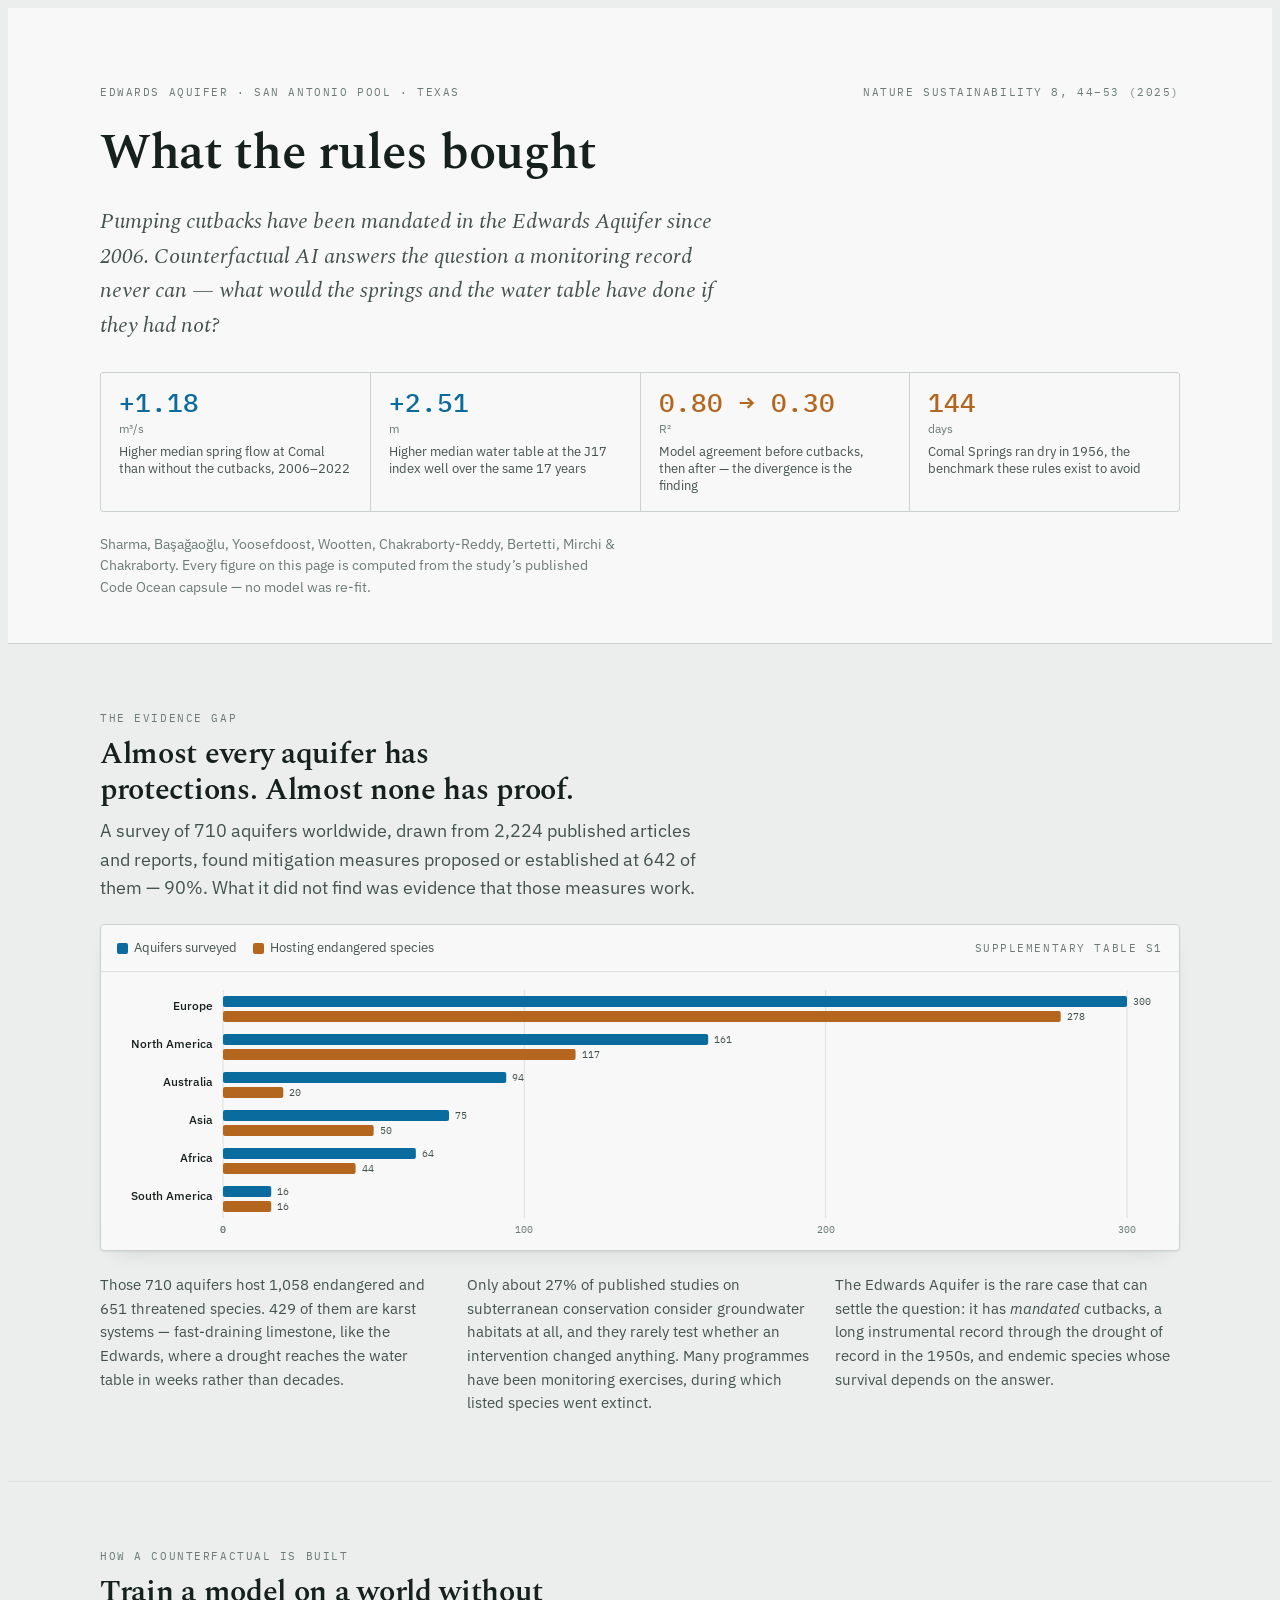
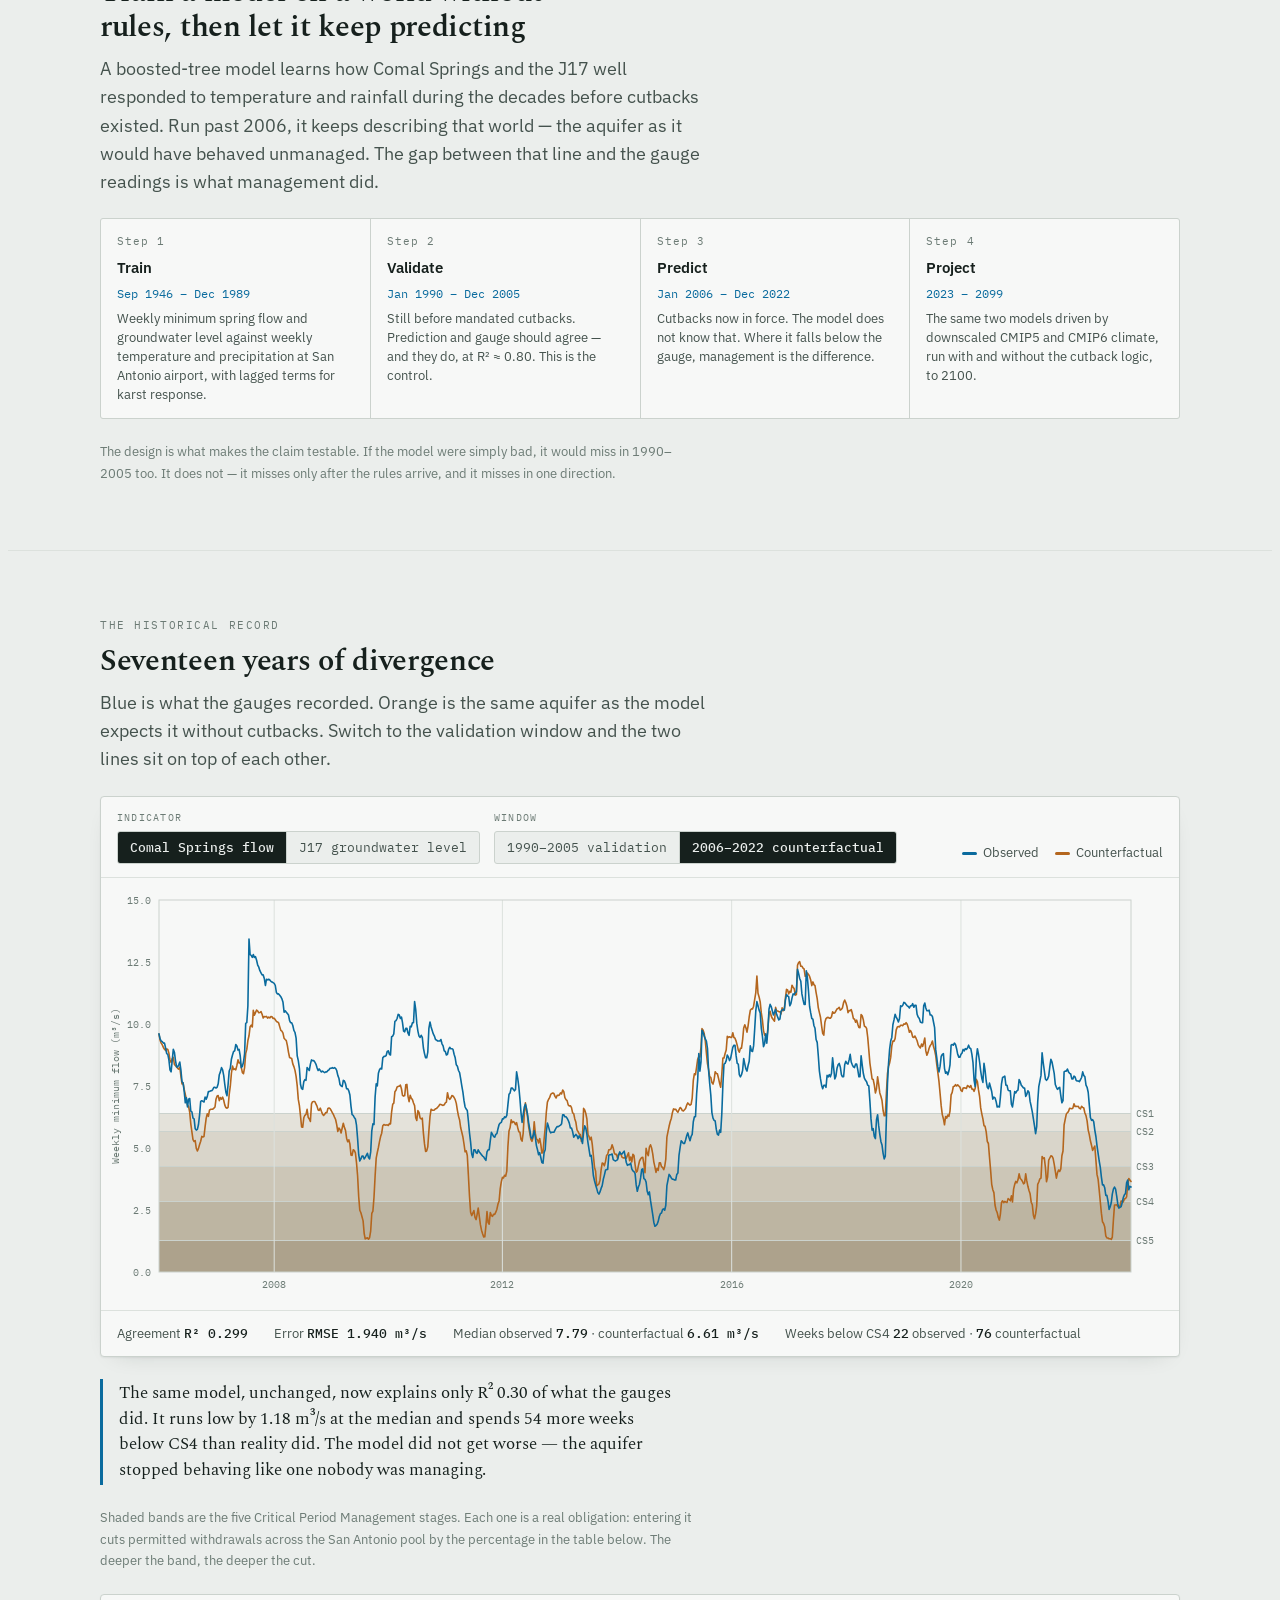
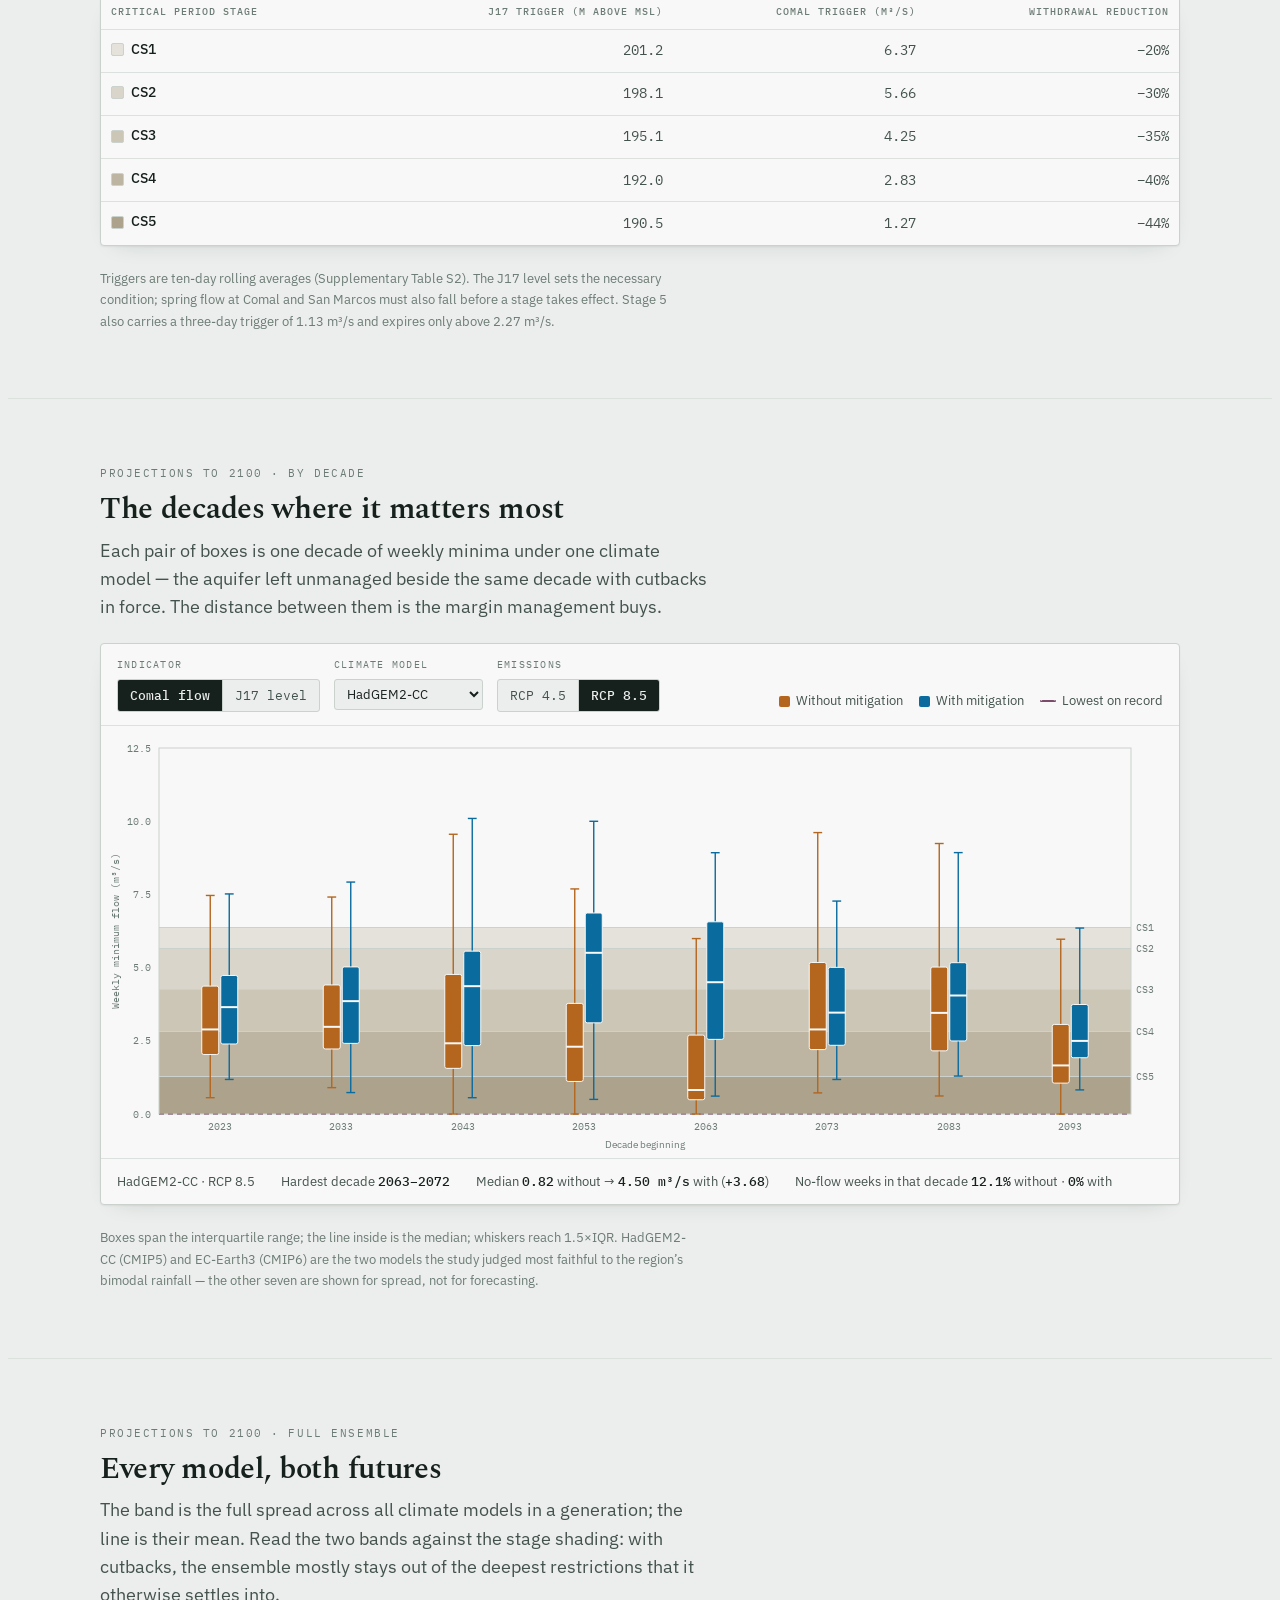
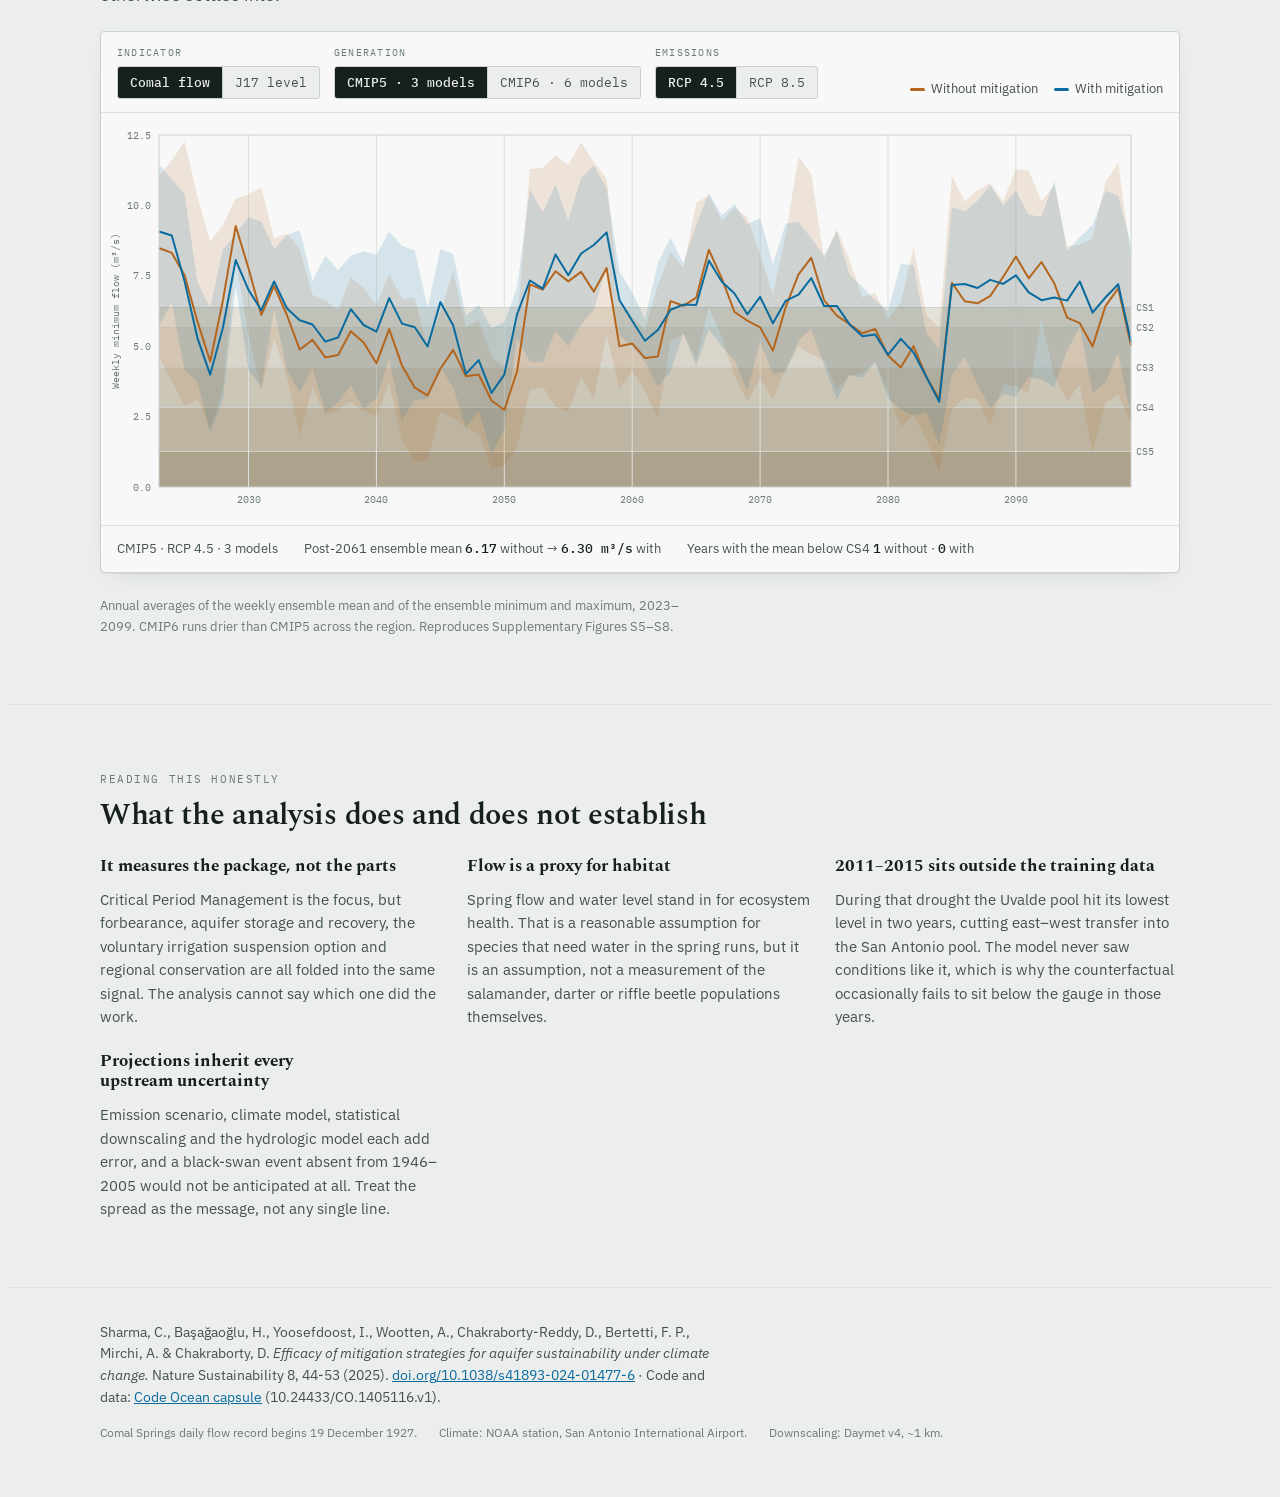
<file: docs/index.html>
<!doctype html>
<html lang="en">
<head>
<meta charset="utf-8">
<meta name="viewport" content="width=device-width, initial-scale=1">
<title>Edwards Aquifer Counterfactual</title>
<link rel="preconnect" href="https://fonts.gstatic.com" crossorigin>
<link rel="stylesheet" href="https://fonts.googleapis.com/css2?family=Spectral:ital,wght@0,400;0,600;0,700;1,400&family=IBM+Plex+Sans:wght@400;500;600&family=IBM+Plex+Mono:wght@400;500&display=swap">
<style>
:root{
  color-scheme: light;
  --ground:#EBEEEC;
  --panel:#F7F8F7;
  --panel-2:#E2E6E3;
  --rule:#CBD2CD;
  --rule-soft:#DCE1DD;
  --ink:#16201D;
  --ink-2:#44524D;
  --ink-3:#6C7B75;
  --factual:#0A6B9E;
  --counter:#B4661E;
  --factual-soft:rgba(10,107,158,.14);
  --counter-soft:rgba(180,102,30,.14);
  --cs1:#E4E2DA; --cs2:#D9D5CA; --cs3:#CCC6B7; --cs4:#BDB5A2; --cs5:#ADA28C;
  --record:#7A4B6B;
  --shadow:0 1px 2px rgba(22,32,29,.06), 0 8px 24px -16px rgba(22,32,29,.24);
  --maxw:1080px;
}
@media (prefers-color-scheme: dark){
  :root:not([data-theme="light"]){
    color-scheme: dark;
    --ground:#121619;
    --panel:#191F23;
    --panel-2:#222A2F;
    --rule:#333E44;
    --rule-soft:#262F34;
    --ink:#E6EBEA;
    --ink-2:#A8B5B3;
    --ink-3:#7C8B89;
    --factual:#3596C2;
    --counter:#CE7C2A;
    --factual-soft:rgba(53,150,194,.18);
    --counter-soft:rgba(206,124,42,.18);
    --cs1:#1E2428; --cs2:#242B30; --cs3:#2B3339; --cs4:#333C43; --cs5:#3C464E;
    --record:#B588A6;
    --shadow:0 1px 2px rgba(0,0,0,.4), 0 8px 28px -18px rgba(0,0,0,.8);
  }
}
:root[data-theme="dark"]{
  color-scheme: dark;
  --ground:#121619;
  --panel:#191F23;
  --panel-2:#222A2F;
  --rule:#333E44;
  --rule-soft:#262F34;
  --ink:#E6EBEA;
  --ink-2:#A8B5B3;
  --ink-3:#7C8B89;
  --factual:#3596C2;
  --counter:#CE7C2A;
  --factual-soft:rgba(53,150,194,.18);
  --counter-soft:rgba(206,124,42,.18);
  --cs1:#1E2428; --cs2:#242B30; --cs3:#2B3339; --cs4:#333C43; --cs5:#3C464E;
  --record:#B588A6;
  --shadow:0 1px 2px rgba(0,0,0,.4), 0 8px 28px -18px rgba(0,0,0,.8);
}

body{
  background:var(--ground);
  color:var(--ink);
  font-family:"IBM Plex Sans", ui-sans-serif, system-ui, -apple-system, "Segoe UI", sans-serif;
  font-size:15px;
  line-height:1.6;
  -webkit-font-smoothing:antialiased;
}
.wrap{max-width:var(--maxw);margin:0 auto;padding-inline:20px;padding-block:0}
h1,h2,h3{font-family:Spectral, ui-serif, Georgia, "Times New Roman", serif;font-weight:600;text-wrap:balance;margin:0;line-height:1.18}
h1{font-size:clamp(2rem,5.2vw,3.15rem);letter-spacing:-.015em}
h2{font-size:clamp(1.4rem,3vw,1.9rem);letter-spacing:-.01em}
h3{font-size:1.06rem;font-weight:700}
p{margin:0}
a{color:var(--factual)}
.eyebrow{
  font-family:"IBM Plex Mono", ui-monospace, "SFMono-Regular", Menlo, monospace;
  font-size:.7rem;letter-spacing:.14em;text-transform:uppercase;color:var(--ink-3);
}
.lede{font-size:1.1rem;color:var(--ink-2);max-width:62ch}
.note{font-size:.84rem;color:var(--ink-3);max-width:74ch}
.mono{font-family:"IBM Plex Mono", ui-monospace, Menlo, monospace;font-variant-numeric:tabular-nums}

/* ---------- masthead ---------- */
.mast{border-bottom:1px solid var(--rule);background:var(--panel)}
.mast .wrap{padding-block:clamp(40px,7vw,76px) clamp(28px,4vw,44px);display:flex;flex-direction:column;gap:22px}
.mast-top{display:flex;flex-wrap:wrap;gap:12px;align-items:baseline;justify-content:space-between}
.hero-q{font-family:Spectral, ui-serif, Georgia, serif;font-style:italic;font-size:clamp(1.05rem,2.4vw,1.35rem);color:var(--ink-2);max-width:56ch}
.byline{font-size:.85rem;color:var(--ink-3);max-width:70ch}

.keyrow{display:grid;grid-template-columns:repeat(auto-fit,minmax(200px,1fr));gap:1px;background:var(--rule);border:1px solid var(--rule);border-radius:3px;overflow:hidden;margin-top:6px}
.key{background:var(--panel);padding:16px 18px;display:flex;flex-direction:column;gap:4px}
.key-v{font-family:"IBM Plex Mono", monospace;font-variant-numeric:tabular-nums;font-size:1.65rem;font-weight:500;line-height:1.05;color:var(--factual)}
.key-v.warn{color:var(--counter)}
.key-l{font-size:.8rem;color:var(--ink-2);line-height:1.35}
.key-s{font-size:.72rem;color:var(--ink-3)}

/* ---------- sections ---------- */
section{border-bottom:1px solid var(--rule-soft)}
section > .wrap{padding-block:clamp(38px,6vw,66px);display:flex;flex-direction:column;gap:22px}
.sec-head{display:flex;flex-direction:column;gap:9px;max-width:68ch}

/* ---------- panels ---------- */
.panel{background:var(--panel);border:1px solid var(--rule);border-radius:4px;box-shadow:var(--shadow)}
.panel-bar{
  display:flex;flex-wrap:wrap;gap:14px 20px;align-items:flex-end;justify-content:space-between;
  padding:13px 16px;border-bottom:1px solid var(--rule-soft);
}
.ctrls{display:flex;flex-wrap:wrap;gap:14px}
.ctrl{display:flex;flex-direction:column;gap:5px}
.ctrl > span{font-family:"IBM Plex Mono", monospace;font-size:.64rem;letter-spacing:.12em;text-transform:uppercase;color:var(--ink-3)}
.seg{display:flex;border:1px solid var(--rule);border-radius:3px;overflow:hidden;background:var(--ground)}
.seg button{
  font:inherit;font-size:.82rem;padding:5px 12px;border:0;background:transparent;color:var(--ink-2);cursor:pointer;
  border-right:1px solid var(--rule);transition:background .12s,color .12s;
}
.seg button:last-child{border-right:0}
.seg button[aria-pressed="true"]{background:var(--ink);color:var(--ground);font-weight:500}
.seg button:hover:not([aria-pressed="true"]){background:var(--panel-2)}
select{
  font:inherit;font-size:.82rem;padding:5px 8px;border:1px solid var(--rule);border-radius:3px;
  background:var(--ground);color:var(--ink);cursor:pointer;max-width:200px;
}
button:focus-visible, select:focus-visible{outline:2px solid var(--factual);outline-offset:1px}

.legend{display:flex;flex-wrap:wrap;gap:8px 16px;align-items:center;font-size:.8rem;color:var(--ink-2)}
.lg{display:inline-flex;align-items:center;gap:6px;white-space:nowrap}
.sw{width:15px;height:3px;border-radius:2px;flex:none}
.sw.box{height:11px;width:11px;border-radius:2px}
.sw.dash{height:0;border-top:2px dashed var(--record);width:16px}

.plot{padding:8px 6px 4px;position:relative}
.plot svg{display:block;width:100%;height:auto}
.readout{
  display:flex;flex-wrap:wrap;gap:10px 26px;padding:12px 16px;border-top:1px solid var(--rule-soft);
  font-size:.84rem;color:var(--ink-2);
}
.readout b{font-family:"IBM Plex Mono",monospace;font-weight:500;color:var(--ink);font-variant-numeric:tabular-nums}

/* tooltip */
.tip{
  position:absolute;pointer-events:none;z-index:5;background:var(--panel);border:1px solid var(--rule);
  border-radius:3px;padding:7px 10px;font-size:.78rem;line-height:1.45;box-shadow:var(--shadow);
  white-space:nowrap;opacity:0;transition:opacity .09s;
}
.tip.on{opacity:1}
.tip .tt{font-family:"IBM Plex Mono",monospace;font-size:.7rem;color:var(--ink-3);display:block;margin-bottom:2px}
.tip .tr{display:flex;gap:8px;justify-content:space-between;align-items:center}
.tip .tr b{font-family:"IBM Plex Mono",monospace;font-weight:500;font-variant-numeric:tabular-nums}

/* ---------- stage ladder ---------- */
.ladder{width:100%;border-collapse:collapse;font-size:.85rem}
.ladder th,.ladder td{text-align:right;padding:9px 10px;border-bottom:1px solid var(--rule-soft)}
.ladder th:first-child,.ladder td:first-child{text-align:left}
.ladder thead th{font-family:"IBM Plex Mono",monospace;font-size:.64rem;letter-spacing:.1em;text-transform:uppercase;color:var(--ink-3);font-weight:500}
.ladder tbody td{font-family:"IBM Plex Mono",monospace;font-variant-numeric:tabular-nums;color:var(--ink-2)}
.ladder tbody td:first-child{font-family:"IBM Plex Sans",sans-serif;color:var(--ink);font-weight:500}
.ladder tbody tr:last-child td{border-bottom:0}
.chip{display:inline-flex;align-items:center;gap:7px}
.chip i{width:11px;height:11px;border-radius:2px;border:1px solid var(--rule);flex:none}
.scroll-x{overflow-x:auto}

/* ---------- timeline ---------- */
.phases{display:grid;grid-template-columns:repeat(auto-fit,minmax(190px,1fr));gap:1px;background:var(--rule);border:1px solid var(--rule);border-radius:3px;overflow:hidden}
.phase{background:var(--panel);padding:14px 16px;display:flex;flex-direction:column;gap:5px}
.phase .n{font-family:"IBM Plex Mono",monospace;font-size:.66rem;letter-spacing:.1em;color:var(--ink-3)}
.phase .t{font-weight:600;font-size:.95rem}
.phase .y{font-family:"IBM Plex Mono",monospace;font-size:.78rem;color:var(--factual)}
.phase p{font-size:.82rem;color:var(--ink-2);line-height:1.45}

/* ---------- prose blocks ---------- */
.cols{display:grid;grid-template-columns:repeat(auto-fit,minmax(260px,1fr));gap:22px}
.cols p{font-size:.92rem;color:var(--ink-2)}
.finding{
  border-left:3px solid var(--factual);padding:2px 0 2px 16px;
  font-family:Spectral,ui-serif,Georgia,serif;font-size:1.06rem;line-height:1.5;color:var(--ink);max-width:62ch;
}

/* ---------- footer ---------- */
footer .wrap{padding-block:34px 46px;display:flex;flex-direction:column;gap:14px}
.cite{font-size:.85rem;color:var(--ink-2);max-width:78ch;line-height:1.6}
.cite a{word-break:break-word}
.meta-row{display:flex;flex-wrap:wrap;gap:8px 22px;font-size:.78rem;color:var(--ink-3)}

@media (prefers-reduced-motion: reduce){*{transition:none!important;animation:none!important}}
</style>
</head>
<body>

<header class="mast">
  <div class="wrap">
    <div class="mast-top">
      <span class="eyebrow">Edwards Aquifer &middot; San Antonio pool &middot; Texas</span>
      <span class="eyebrow">Nature Sustainability 8, 44&ndash;53 (2025)</span>
    </div>
    <h1>What the rules bought</h1>
    <p class="hero-q">Pumping cutbacks have been mandated in the Edwards Aquifer since 2006. Counterfactual AI answers the question a monitoring record never can &mdash; what would the springs and the water table have done if they had not?</p>
    <div class="keyrow" id="keyrow"></div>
    <p class="byline">Sharma, Ba&#351;a&#287;ao&#287;lu, Yoosefdoost, Wootten, Chakraborty-Reddy, Bertetti, Mirchi &amp; Chakraborty. Every figure on this page is computed from the study&rsquo;s published Code&nbsp;Ocean capsule &mdash; no model was re-fit.</p>
  </div>
</header>

<section id="gap">
  <div class="wrap">
    <div class="sec-head">
      <span class="eyebrow">The evidence gap</span>
      <h2>Almost every aquifer has protections. Almost none has proof.</h2>
      <p class="lede">A survey of 710 aquifers worldwide, drawn from 2,224 published articles and reports, found mitigation measures proposed or established at 642 of them &mdash; 90%. What it did not find was evidence that those measures work.</p>
    </div>
    <div class="panel">
      <div class="panel-bar">
        <div class="legend">
          <span class="lg"><i class="sw box" style="background:var(--factual)"></i>Aquifers surveyed</span>
          <span class="lg"><i class="sw box" style="background:var(--counter)"></i>Hosting endangered species</span>
        </div>
        <span class="eyebrow">Supplementary Table S1</span>
      </div>
      <div class="plot"><div id="regions"></div></div>
    </div>
    <div class="cols">
      <p>Those 710 aquifers host 1,058 endangered and 651 threatened species. 429 of them are karst systems &mdash; fast-draining limestone, like the Edwards, where a drought reaches the water table in weeks rather than decades.</p>
      <p>Only about 27% of published studies on subterranean conservation consider groundwater habitats at all, and they rarely test whether an intervention changed anything. Many programmes have been monitoring exercises, during which listed species went extinct.</p>
      <p>The Edwards Aquifer is the rare case that can settle the question: it has <em>mandated</em> cutbacks, a long instrumental record through the drought of record in the 1950s, and endemic species whose survival depends on the answer.</p>
    </div>
  </div>
</section>

<section id="method">
  <div class="wrap">
    <div class="sec-head">
      <span class="eyebrow">How a counterfactual is built</span>
      <h2>Train a model on a world without rules, then let it keep predicting</h2>
      <p class="lede">A boosted-tree model learns how Comal Springs and the J17 well responded to temperature and rainfall during the decades before cutbacks existed. Run past 2006, it keeps describing that world &mdash; the aquifer as it would have behaved unmanaged. The gap between that line and the gauge readings is what management did.</p>
    </div>
    <div class="phases">
      <div class="phase"><span class="n">Step 1</span><span class="t">Train</span><span class="y">Sep 1946 &ndash; Dec 1989</span><p>Weekly minimum spring flow and groundwater level against weekly temperature and precipitation at San Antonio airport, with lagged terms for karst response.</p></div>
      <div class="phase"><span class="n">Step 2</span><span class="t">Validate</span><span class="y">Jan 1990 &ndash; Dec 2005</span><p>Still before mandated cutbacks. Prediction and gauge should agree &mdash; and they do, at R&sup2; &asymp; 0.80. This is the control.</p></div>
      <div class="phase"><span class="n">Step 3</span><span class="t">Predict</span><span class="y">Jan 2006 &ndash; Dec 2022</span><p>Cutbacks now in force. The model does not know that. Where it falls below the gauge, management is the difference.</p></div>
      <div class="phase"><span class="n">Step 4</span><span class="t">Project</span><span class="y">2023 &ndash; 2099</span><p>The same two models driven by downscaled CMIP5 and CMIP6 climate, run with and without the cutback logic, to 2100.</p></div>
    </div>
    <p class="note">The design is what makes the claim testable. If the model were simply bad, it would miss in 1990&ndash;2005 too. It does not &mdash; it misses only after the rules arrive, and it misses in one direction.</p>
  </div>
</section>

<section id="record">
  <div class="wrap">
    <div class="sec-head">
      <span class="eyebrow">The historical record</span>
      <h2>Seventeen years of divergence</h2>
      <p class="lede">Blue is what the gauges recorded. Orange is the same aquifer as the model expects it without cutbacks. Switch to the validation window and the two lines sit on top of each other.</p>
    </div>
    <div class="panel">
      <div class="panel-bar">
        <div class="ctrls">
          <label class="ctrl"><span>Indicator</span>
            <span class="seg" id="hist-site">
              <button type="button" data-v="comal" aria-pressed="true">Comal Springs flow</button>
              <button type="button" data-v="j17" aria-pressed="false">J17 groundwater level</button>
            </span>
          </label>
          <label class="ctrl"><span>Window</span>
            <span class="seg" id="hist-period">
              <button type="button" data-v="validation" aria-pressed="false">1990&ndash;2005 validation</button>
              <button type="button" data-v="counterfactual" aria-pressed="true">2006&ndash;2022 counterfactual</button>
            </span>
          </label>
        </div>
        <div class="legend">
          <span class="lg"><i class="sw" style="background:var(--factual)"></i>Observed</span>
          <span class="lg"><i class="sw" style="background:var(--counter)"></i>Counterfactual</span>
        </div>
      </div>
      <div class="plot"><div id="hist"></div></div>
      <div class="readout" id="hist-readout"></div>
    </div>
    <p class="finding" id="hist-finding"></p>
    <p class="note">Shaded bands are the five Critical Period Management stages. Each one is a real obligation: entering it cuts permitted withdrawals across the San Antonio pool by the percentage in the table below. The deeper the band, the deeper the cut.</p>
    <div class="panel scroll-x">
      <table class="ladder">
        <thead><tr>
          <th>Critical Period stage</th><th>J17 trigger (m above msl)</th><th>Comal trigger (m&sup3;/s)</th><th>Withdrawal reduction</th>
        </tr></thead>
        <tbody id="ladder"></tbody>
      </table>
    </div>
    <p class="note">Triggers are ten-day rolling averages (Supplementary Table S2). The J17 level sets the necessary condition; spring flow at Comal and San Marcos must also fall before a stage takes effect. Stage&nbsp;5 also carries a three-day trigger of 1.13&nbsp;m&sup3;/s and expires only above 2.27&nbsp;m&sup3;/s.</p>
  </div>
</section>

<section id="decades">
  <div class="wrap">
    <div class="sec-head">
      <span class="eyebrow">Projections to 2100 &middot; by decade</span>
      <h2>The decades where it matters most</h2>
      <p class="lede">Each pair of boxes is one decade of weekly minima under one climate model &mdash; the aquifer left unmanaged beside the same decade with cutbacks in force. The distance between them is the margin management buys.</p>
    </div>
    <div class="panel">
      <div class="panel-bar">
        <div class="ctrls">
          <label class="ctrl"><span>Indicator</span>
            <span class="seg" id="dec-site">
              <button type="button" data-v="comal" aria-pressed="true">Comal flow</button>
              <button type="button" data-v="j17" aria-pressed="false">J17 level</button>
            </span>
          </label>
          <label class="ctrl"><span>Climate model</span><select id="dec-gcm"></select></label>
          <label class="ctrl"><span>Emissions</span><span class="seg" id="dec-scen"></span></label>
        </div>
        <div class="legend">
          <span class="lg"><i class="sw box" style="background:var(--counter)"></i>Without mitigation</span>
          <span class="lg"><i class="sw box" style="background:var(--factual)"></i>With mitigation</span>
          <span class="lg"><i class="sw dash"></i>Lowest on record</span>
        </div>
      </div>
      <div class="plot"><div id="dec"></div></div>
      <div class="readout" id="dec-readout"></div>
    </div>
    <p class="note">Boxes span the interquartile range; the line inside is the median; whiskers reach 1.5&times;IQR. HadGEM2-CC (CMIP5) and EC-Earth3 (CMIP6) are the two models the study judged most faithful to the region&rsquo;s bimodal rainfall &mdash; the other seven are shown for spread, not for forecasting.</p>
  </div>
</section>

<section id="envelope">
  <div class="wrap">
    <div class="sec-head">
      <span class="eyebrow">Projections to 2100 &middot; full ensemble</span>
      <h2>Every model, both futures</h2>
      <p class="lede">The band is the full spread across all climate models in a generation; the line is their mean. Read the two bands against the stage shading: with cutbacks, the ensemble mostly stays out of the deepest restrictions that it otherwise settles into.</p>
    </div>
    <div class="panel">
      <div class="panel-bar">
        <div class="ctrls">
          <label class="ctrl"><span>Indicator</span>
            <span class="seg" id="env-site">
              <button type="button" data-v="comal" aria-pressed="true">Comal flow</button>
              <button type="button" data-v="j17" aria-pressed="false">J17 level</button>
            </span>
          </label>
          <label class="ctrl"><span>Generation</span>
            <span class="seg" id="env-gen">
              <button type="button" data-v="CMIP5" aria-pressed="true">CMIP5 &middot; 3 models</button>
              <button type="button" data-v="CMIP6" aria-pressed="false">CMIP6 &middot; 6 models</button>
            </span>
          </label>
          <label class="ctrl"><span>Emissions</span><span class="seg" id="env-scen"></span></label>
        </div>
        <div class="legend">
          <span class="lg"><i class="sw" style="background:var(--counter)"></i>Without mitigation</span>
          <span class="lg"><i class="sw" style="background:var(--factual)"></i>With mitigation</span>
        </div>
      </div>
      <div class="plot"><div id="env"></div></div>
      <div class="readout" id="env-readout"></div>
    </div>
    <p class="note">Annual averages of the weekly ensemble mean and of the ensemble minimum and maximum, 2023&ndash;2099. CMIP6 runs drier than CMIP5 across the region. Reproduces Supplementary Figures S5&ndash;S8.</p>
  </div>
</section>

<section id="caveats">
  <div class="wrap">
    <div class="sec-head">
      <span class="eyebrow">Reading this honestly</span>
      <h2>What the analysis does and does not establish</h2>
    </div>
    <div class="cols">
      <div style="display:flex;flex-direction:column;gap:12px">
        <h3>It measures the package, not the parts</h3>
        <p>Critical Period Management is the focus, but forbearance, aquifer storage and recovery, the voluntary irrigation suspension option and regional conservation are all folded into the same signal. The analysis cannot say which one did the work.</p>
      </div>
      <div style="display:flex;flex-direction:column;gap:12px">
        <h3>Flow is a proxy for habitat</h3>
        <p>Spring flow and water level stand in for ecosystem health. That is a reasonable assumption for species that need water in the spring runs, but it is an assumption, not a measurement of the salamander, darter or riffle beetle populations themselves.</p>
      </div>
      <div style="display:flex;flex-direction:column;gap:12px">
        <h3>2011&ndash;2015 sits outside the training data</h3>
        <p>During that drought the Uvalde pool hit its lowest level in two years, cutting east&ndash;west transfer into the San Antonio pool. The model never saw conditions like it, which is why the counterfactual occasionally fails to sit below the gauge in those years.</p>
      </div>
      <div style="display:flex;flex-direction:column;gap:12px">
        <h3>Projections inherit every upstream uncertainty</h3>
        <p>Emission scenario, climate model, statistical downscaling and the hydrologic model each add error, and a black-swan event absent from 1946&ndash;2005 would not be anticipated at all. Treat the spread as the message, not any single line.</p>
      </div>
    </div>
  </div>
</section>

<footer>
  <div class="wrap">
    <p class="cite" id="cite"></p>
    <div class="meta-row">
      <span>Comal Springs daily flow record begins 19 December 1927.</span>
      <span>Climate: NOAA station, San Antonio International Airport.</span>
      <span>Downscaling: Daymet v4, ~1&nbsp;km.</span>
    </div>
  </div>
</footer>

<script id="payload" type="application/json">{"meta":{"title":"Efficacy of mitigation strategies for aquifer sustainability under climate change","journal":"Nature Sustainability 8, 44-53 (2025)","doi":"10.1038/s41893-024-01477-6","capsule":"https://codeocean.com/capsule/1967889/tree/v1","capsule_doi":"10.24433/CO.1405116.v1"},"stages":[{"id":"CS1","comal":6.371290575,"j17":201.168,"cutback":20},{"id":"CS2","comal":5.6633694,"j17":198.12,"cutback":30},{"id":"CS3","comal":4.2475270499999995,"j17":195.072,"cutback":35},{"id":"CS4","comal":2.8316847,"j17":192.024,"cutback":40},{"id":"CS5","comal":1.2742581149999999,"j17":190.5,"cutback":44}],"cmip5":["CMCC-CM","HadGEM2-CC","inmcm4"],"cmip6":["EC-Earth3","INM-CM4-8","INM-CM5-0","KACE-1-0-G","KIOST-ESM","MPI-ESM1-2-HR"],"scenarios":{"CMIP5":[["rcp45","RCP 4.5"],["rcp85","RCP 8.5"]],"CMIP6":[["ssp245","SSP 2-4.5"],["ssp585","SSP 5-8.5"]]},"decadeStarts":[2023,2033,2043,2053,2063,2073,2083,2093],"historical":{"dates":{"validation":["1990-01-07","1990-01-14","1990-01-21","1990-01-28","1990-02-04","1990-02-11","1990-02-18","1990-02-25","1990-03-04","1990-03-11","1990-03-18","1990-03-25","1990-04-01","1990-04-08","1990-04-15","1990-04-22","1990-04-29","1990-05-06","1990-05-13","1990-05-20","1990-05-27","1990-06-03","1990-06-10","1990-06-17","1990-06-24","1990-07-01","1990-07-08","1990-07-15","1990-07-22","1990-07-29","1990-08-05","1990-08-12","1990-08-19","1990-08-26","1990-09-02","1990-09-09","1990-09-16","1990-09-23","1990-09-30","1990-10-07","1990-10-14","1990-10-21","1990-10-28","1990-11-04","1990-11-11","1990-11-18","1990-11-25","1990-12-02","1990-12-09","1990-12-16","1990-12-23","1990-12-30","1991-01-06","1991-01-13","1991-01-20","1991-01-27","1991-02-03","1991-02-10","1991-02-17","1991-02-24","1991-03-03","1991-03-10","1991-03-17","1991-03-24","1991-03-31","1991-04-07","1991-04-14","1991-04-21","1991-04-28","1991-05-05","1991-05-12","1991-05-19","1991-05-26","1991-06-02","1991-06-09","1991-06-16","1991-06-23","1991-06-30","1991-07-07","1991-07-14","1991-07-21","1991-07-28","1991-08-04","1991-08-11","1991-08-18","1991-08-25","1991-09-01","1991-09-08","1991-09-15","1991-09-22","1991-09-29","1991-10-06","1991-10-13","1991-10-20","1991-10-27","1991-11-03","1991-11-10","1991-11-17","1991-11-24","1991-12-01","1991-12-08","1991-12-15","1991-12-22","1991-12-29","1992-01-05","1992-01-12","1992-01-19","1992-01-26","1992-02-02","1992-02-09","1992-02-16","1992-02-23","1992-03-01","1992-03-08","1992-03-15","1992-03-22","1992-03-29","1992-04-05","1992-04-12","1992-04-19","1992-04-26","1992-05-03","1992-05-10","1992-05-17","1992-05-24","1992-05-31","1992-06-07","1992-06-14","1992-06-21","1992-06-28","1992-07-05","1992-07-12","1992-07-19","1992-07-26","1992-08-02","1992-08-09","1992-08-16","1992-08-23","1992-08-30","1992-09-06","1992-09-13","1992-09-20","1992-09-27","1992-10-04","1992-10-11","1992-10-18","1992-10-25","1992-11-01","1992-11-08","1992-11-15","1992-11-22","1992-11-29","1992-12-06","1992-12-13","1992-12-20","1992-12-27","1993-01-03","1993-01-10","1993-01-17","1993-01-24","1993-01-31","1993-02-07","1993-02-14","1993-02-21","1993-02-28","1993-03-07","1993-03-14","1993-03-21","1993-03-28","1993-04-04","1993-04-11","1993-04-18","1993-04-25","1993-05-02","1993-05-09","1993-05-16","1993-05-23","1993-05-30","1993-06-06","1993-06-13","1993-06-20","1993-06-27","1993-07-04","1993-07-11","1993-07-18","1993-07-25","1993-08-01","1993-08-08","1993-08-15","1993-08-22","1993-08-29","1993-09-05","1993-09-12","1993-09-19","1993-09-26","1993-10-03","1993-10-10","1993-10-17","1993-10-24","1993-10-31","1993-11-07","1993-11-14","1993-11-21","1993-11-28","1993-12-05","1993-12-12","1993-12-19","1993-12-26","1994-01-02","1994-01-09","1994-01-16","1994-01-23","1994-01-30","1994-02-06","1994-02-13","1994-02-20","1994-02-27","1994-03-06","1994-03-13","1994-03-20","1994-03-27","1994-04-03","1994-04-10","1994-04-17","1994-04-24","1994-05-01","1994-05-08","1994-05-15","1994-05-22","1994-05-29","1994-06-05","1994-06-12","1994-06-19","1994-06-26","1994-07-03","1994-07-10","1994-07-17","1994-07-24","1994-07-31","1994-08-07","1994-08-14","1994-08-21","1994-08-28","1994-09-04","1994-09-11","1994-09-18","1994-09-25","1994-10-02","1994-10-09","1994-10-16","1994-10-23","1994-10-30","1994-11-06","1994-11-13","1994-11-20","1994-11-27","1994-12-04","1994-12-11","1994-12-18","1994-12-25","1995-01-01","1995-01-08","1995-01-15","1995-01-22","1995-01-29","1995-02-05","1995-02-12","1995-02-19","1995-02-26","1995-03-05","1995-03-12","1995-03-19","1995-03-26","1995-04-02","1995-04-09","1995-04-16","1995-04-23","1995-04-30","1995-05-07","1995-05-14","1995-05-21","1995-05-28","1995-06-04","1995-06-11","1995-06-18","1995-06-25","1995-07-02","1995-07-09","1995-07-16","1995-07-23","1995-07-30","1995-08-06","1995-08-13","1995-08-20","1995-08-27","1995-09-03","1995-09-10","1995-09-17","1995-09-24","1995-10-01","1995-10-08","1995-10-15","1995-10-22","1995-10-29","1995-11-05","1995-11-12","1995-11-19","1995-11-26","1995-12-03","1995-12-10","1995-12-17","1995-12-24","1995-12-31","1996-01-07","1996-01-14","1996-01-21","1996-01-28","1996-02-04","1996-02-11","1996-02-18","1996-02-25","1996-03-03","1996-03-10","1996-03-17","1996-03-24","1996-03-31","1996-04-07","1996-04-14","1996-04-21","1996-04-28","1996-05-05","1996-05-12","1996-05-19","1996-05-26","1996-06-02","1996-06-09","1996-06-16","1996-06-23","1996-06-30","1996-07-07","1996-07-14","1996-07-21","1996-07-28","1996-08-04","1996-08-11","1996-08-18","1996-08-25","1996-09-01","1996-09-08","1996-09-15","1996-09-22","1996-09-29","1996-10-06","1996-10-13","1996-10-20","1996-10-27","1996-11-03","1996-11-10","1996-11-17","1996-11-24","1996-12-01","1996-12-08","1996-12-15","1996-12-22","1996-12-29","1997-01-05","1997-01-12","1997-01-19","1997-01-26","1997-02-02","1997-02-09","1997-02-16","1997-02-23","1997-03-02","1997-03-09","1997-03-16","1997-03-23","1997-03-30","1997-04-06","1997-04-13","1997-04-20","1997-04-27","1997-05-04","1997-05-11","1997-05-18","1997-05-25","1997-06-01","1997-06-08","1997-06-15","1997-06-22","1997-06-29","1997-07-06","1997-07-13","1997-07-20","1997-07-27","1997-08-03","1997-08-10","1997-08-17","1997-08-24","1997-08-31","1997-09-07","1997-09-14","1997-09-21","1997-09-28","1997-10-05","1997-10-12","1997-10-19","1997-10-26","1997-11-02","1997-11-09","1997-11-16","1997-11-23","1997-11-30","1997-12-07","1997-12-14","1997-12-21","1997-12-28","1998-01-04","1998-01-11","1998-01-18","1998-01-25","1998-02-01","1998-02-08","1998-02-15","1998-02-22","1998-03-01","1998-03-08","1998-03-15","1998-03-22","1998-03-29","1998-04-05","1998-04-12","1998-04-19","1998-04-26","1998-05-03","1998-05-10","1998-05-17","1998-05-24","1998-05-31","1998-06-07","1998-06-14","1998-06-21","1998-06-28","1998-07-05","1998-07-12","1998-07-19","1998-07-26","1998-08-02","1998-08-09","1998-08-16","1998-08-23","1998-08-30","1998-09-06","1998-09-13","1998-09-20","1998-09-27","1998-10-04","1998-10-11","1998-10-18","1998-10-25","1998-11-01","1998-11-08","1998-11-15","1998-11-22","1998-11-29","1998-12-06","1998-12-13","1998-12-20","1998-12-27","1999-01-03","1999-01-10","1999-01-17","1999-01-24","1999-01-31","1999-02-07","1999-02-14","1999-02-21","1999-02-28","1999-03-07","1999-03-14","1999-03-21","1999-03-28","1999-04-04","1999-04-11","1999-04-18","1999-04-25","1999-05-02","1999-05-09","1999-05-16","1999-05-23","1999-05-30","1999-06-06","1999-06-13","1999-06-20","1999-06-27","1999-07-04","1999-07-11","1999-07-18","1999-07-25","1999-08-01","1999-08-08","1999-08-15","1999-08-22","1999-08-29","1999-09-05","1999-09-12","1999-09-19","1999-09-26","1999-10-03","1999-10-10","1999-10-17","1999-10-24","1999-10-31","1999-11-07","1999-11-14","1999-11-21","1999-11-28","1999-12-05","1999-12-12","1999-12-19","1999-12-26","2000-01-02","2000-01-09","2000-01-16","2000-01-23","2000-01-30","2000-02-06","2000-02-13","2000-02-20","2000-02-27","2000-03-05","2000-03-12","2000-03-19","2000-03-26","2000-04-02","2000-04-09","2000-04-16","2000-04-23","2000-04-30","2000-05-07","2000-05-14","2000-05-21","2000-05-28","2000-06-04","2000-06-11","2000-06-18","2000-06-25","2000-07-02","2000-07-09","2000-07-16","2000-07-23","2000-07-30","2000-08-06","2000-08-13","2000-08-20","2000-08-27","2000-09-03","2000-09-10","2000-09-17","2000-09-24","2000-10-01","2000-10-08","2000-10-15","2000-10-22","2000-10-29","2000-11-05","2000-11-12","2000-11-19","2000-11-26","2000-12-03","2000-12-10","2000-12-17","2000-12-24","2000-12-31","2001-01-07","2001-01-14","2001-01-21","2001-01-28","2001-02-04","2001-02-11","2001-02-18","2001-02-25","2001-03-04","2001-03-11","2001-03-18","2001-03-25","2001-04-01","2001-04-08","2001-04-15","2001-04-22","2001-04-29","2001-05-06","2001-05-13","2001-05-20","2001-05-27","2001-06-03","2001-06-10","2001-06-17","2001-06-24","2001-07-01","2001-07-08","2001-07-15","2001-07-22","2001-07-29","2001-08-05","2001-08-12","2001-08-19","2001-08-26","2001-09-02","2001-09-09","2001-09-16","2001-09-23","2001-09-30","2001-10-07","2001-10-14","2001-10-21","2001-10-28","2001-11-04","2001-11-11","2001-11-18","2001-11-25","2001-12-02","2001-12-09","2001-12-16","2001-12-23","2001-12-30","2002-01-06","2002-01-13","2002-01-20","2002-01-27","2002-02-03","2002-02-10","2002-02-17","2002-02-24","2002-03-03","2002-03-10","2002-03-17","2002-03-24","2002-03-31","2002-04-07","2002-04-14","2002-04-21","2002-04-28","2002-05-05","2002-05-12","2002-05-19","2002-05-26","2002-06-02","2002-06-09","2002-06-16","2002-06-23","2002-06-30","2002-07-07","2002-07-14","2002-07-21","2002-07-28","2002-08-04","2002-08-11","2002-08-18","2002-08-25","2002-09-01","2002-09-08","2002-09-15","2002-09-22","2002-09-29","2002-10-06","2002-10-13","2002-10-20","2002-10-27","2002-11-03","2002-11-10","2002-11-17","2002-11-24","2002-12-01","2002-12-08","2002-12-15","2002-12-22","2002-12-29","2003-01-05","2003-01-12","2003-01-19","2003-01-26","2003-02-02","2003-02-09","2003-02-16","2003-02-23","2003-03-02","2003-03-09","2003-03-16","2003-03-23","2003-03-30","2003-04-06","2003-04-13","2003-04-20","2003-04-27","2003-05-04","2003-05-11","2003-05-18","2003-05-25","2003-06-01","2003-06-08","2003-06-15","2003-06-22","2003-06-29","2003-07-06","2003-07-13","2003-07-20","2003-07-27","2003-08-03","2003-08-10","2003-08-17","2003-08-24","2003-08-31","2003-09-07","2003-09-14","2003-09-21","2003-09-28","2003-10-05","2003-10-12","2003-10-19","2003-10-26","2003-11-02","2003-11-09","2003-11-16","2003-11-23","2003-11-30","2003-12-07","2003-12-14","2003-12-21","2003-12-28","2004-01-04","2004-01-11","2004-01-18","2004-01-25","2004-02-01","2004-02-08","2004-02-15","2004-02-22","2004-02-29","2004-03-07","2004-03-14","2004-03-21","2004-03-28","2004-04-04","2004-04-11","2004-04-18","2004-04-25","2004-05-02","2004-05-09","2004-05-16","2004-05-23","2004-05-30","2004-06-06","2004-06-13","2004-06-20","2004-06-27","2004-07-04","2004-07-11","2004-07-18","2004-07-25","2004-08-01","2004-08-08","2004-08-15","2004-08-22","2004-08-29","2004-09-05","2004-09-12","2004-09-19","2004-09-26","2004-10-03","2004-10-10","2004-10-17","2004-10-24","2004-10-31","2004-11-07","2004-11-14","2004-11-21","2004-11-28","2004-12-05","2004-12-12","2004-12-19","2004-12-26","2005-01-02","2005-01-09","2005-01-16","2005-01-23","2005-01-30","2005-02-06","2005-02-13","2005-02-20","2005-02-27","2005-03-06","2005-03-13","2005-03-20","2005-03-27","2005-04-03","2005-04-10","2005-04-17","2005-04-24","2005-05-01","2005-05-08","2005-05-15","2005-05-22","2005-05-29","2005-06-05","2005-06-12","2005-06-19","2005-06-26","2005-07-03","2005-07-10","2005-07-17","2005-07-24","2005-07-31","2005-08-07","2005-08-14","2005-08-21","2005-08-28","2005-09-04","2005-09-11","2005-09-18","2005-09-25","2005-10-02","2005-10-09","2005-10-16","2005-10-23","2005-10-30","2005-11-06","2005-11-13","2005-11-20","2005-11-27","2005-12-04","2005-12-11","2005-12-18","2005-12-25"],"counterfactual":["2006-01-01","2006-01-08","2006-01-15","2006-01-22","2006-01-29","2006-02-05","2006-02-12","2006-02-19","2006-02-26","2006-03-05","2006-03-12","2006-03-19","2006-03-26","2006-04-02","2006-04-09","2006-04-16","2006-04-23","2006-04-30","2006-05-07","2006-05-14","2006-05-21","2006-05-28","2006-06-04","2006-06-11","2006-06-18","2006-06-25","2006-07-02","2006-07-09","2006-07-16","2006-07-23","2006-07-30","2006-08-06","2006-08-13","2006-08-20","2006-08-27","2006-09-03","2006-09-10","2006-09-17","2006-09-24","2006-10-01","2006-10-08","2006-10-15","2006-10-22","2006-10-29","2006-11-05","2006-11-12","2006-11-19","2006-11-26","2006-12-03","2006-12-10","2006-12-17","2006-12-24","2006-12-31","2007-01-07","2007-01-14","2007-01-21","2007-01-28","2007-02-04","2007-02-11","2007-02-18","2007-02-25","2007-03-04","2007-03-11","2007-03-18","2007-03-25","2007-04-01","2007-04-08","2007-04-15","2007-04-22","2007-04-29","2007-05-06","2007-05-13","2007-05-20","2007-05-27","2007-06-03","2007-06-10","2007-06-17","2007-06-24","2007-07-01","2007-07-08","2007-07-15","2007-07-22","2007-07-29","2007-08-05","2007-08-12","2007-08-19","2007-08-26","2007-09-02","2007-09-09","2007-09-16","2007-09-23","2007-09-30","2007-10-07","2007-10-14","2007-10-21","2007-10-28","2007-11-04","2007-11-11","2007-11-18","2007-11-25","2007-12-02","2007-12-09","2007-12-16","2007-12-23","2007-12-30","2008-01-06","2008-01-13","2008-01-20","2008-01-27","2008-02-03","2008-02-10","2008-02-17","2008-02-24","2008-03-02","2008-03-09","2008-03-16","2008-03-23","2008-03-30","2008-04-06","2008-04-13","2008-04-20","2008-04-27","2008-05-04","2008-05-11","2008-05-18","2008-05-25","2008-06-01","2008-06-08","2008-06-15","2008-06-22","2008-06-29","2008-07-06","2008-07-13","2008-07-20","2008-07-27","2008-08-03","2008-08-10","2008-08-17","2008-08-24","2008-08-31","2008-09-07","2008-09-14","2008-09-21","2008-09-28","2008-10-05","2008-10-12","2008-10-19","2008-10-26","2008-11-02","2008-11-09","2008-11-16","2008-11-23","2008-11-30","2008-12-07","2008-12-14","2008-12-21","2008-12-28","2009-01-04","2009-01-11","2009-01-18","2009-01-25","2009-02-01","2009-02-08","2009-02-15","2009-02-22","2009-03-01","2009-03-08","2009-03-15","2009-03-22","2009-03-29","2009-04-05","2009-04-12","2009-04-19","2009-04-26","2009-05-03","2009-05-10","2009-05-17","2009-05-24","2009-05-31","2009-06-07","2009-06-14","2009-06-21","2009-06-28","2009-07-05","2009-07-12","2009-07-19","2009-07-26","2009-08-02","2009-08-09","2009-08-16","2009-08-23","2009-08-30","2009-09-06","2009-09-13","2009-09-20","2009-09-27","2009-10-04","2009-10-11","2009-10-18","2009-10-25","2009-11-01","2009-11-08","2009-11-15","2009-11-22","2009-11-29","2009-12-06","2009-12-13","2009-12-20","2009-12-27","2010-01-03","2010-01-10","2010-01-17","2010-01-24","2010-01-31","2010-02-07","2010-02-14","2010-02-21","2010-02-28","2010-03-07","2010-03-14","2010-03-21","2010-03-28","2010-04-04","2010-04-11","2010-04-18","2010-04-25","2010-05-02","2010-05-09","2010-05-16","2010-05-23","2010-05-30","2010-06-06","2010-06-13","2010-06-20","2010-06-27","2010-07-04","2010-07-11","2010-07-18","2010-07-25","2010-08-01","2010-08-08","2010-08-15","2010-08-22","2010-08-29","2010-09-05","2010-09-12","2010-09-19","2010-09-26","2010-10-03","2010-10-10","2010-10-17","2010-10-24","2010-10-31","2010-11-07","2010-11-14","2010-11-21","2010-11-28","2010-12-05","2010-12-12","2010-12-19","2010-12-26","2011-01-02","2011-01-09","2011-01-16","2011-01-23","2011-01-30","2011-02-06","2011-02-13","2011-02-20","2011-02-27","2011-03-06","2011-03-13","2011-03-20","2011-03-27","2011-04-03","2011-04-10","2011-04-17","2011-04-24","2011-05-01","2011-05-08","2011-05-15","2011-05-22","2011-05-29","2011-06-05","2011-06-12","2011-06-19","2011-06-26","2011-07-03","2011-07-10","2011-07-17","2011-07-24","2011-07-31","2011-08-07","2011-08-14","2011-08-21","2011-08-28","2011-09-04","2011-09-11","2011-09-18","2011-09-25","2011-10-02","2011-10-09","2011-10-16","2011-10-23","2011-10-30","2011-11-06","2011-11-13","2011-11-20","2011-11-27","2011-12-04","2011-12-11","2011-12-18","2011-12-25","2012-01-01","2012-01-08","2012-01-15","2012-01-22","2012-01-29","2012-02-05","2012-02-12","2012-02-19","2012-02-26","2012-03-04","2012-03-11","2012-03-18","2012-03-25","2012-04-01","2012-04-08","2012-04-15","2012-04-22","2012-04-29","2012-05-06","2012-05-13","2012-05-20","2012-05-27","2012-06-03","2012-06-10","2012-06-17","2012-06-24","2012-07-01","2012-07-08","2012-07-15","2012-07-22","2012-07-29","2012-08-05","2012-08-12","2012-08-19","2012-08-26","2012-09-02","2012-09-09","2012-09-16","2012-09-23","2012-09-30","2012-10-07","2012-10-14","2012-10-21","2012-10-28","2012-11-04","2012-11-11","2012-11-18","2012-11-25","2012-12-02","2012-12-09","2012-12-16","2012-12-23","2012-12-30","2013-01-06","2013-01-13","2013-01-20","2013-01-27","2013-02-03","2013-02-10","2013-02-17","2013-02-24","2013-03-03","2013-03-10","2013-03-17","2013-03-24","2013-03-31","2013-04-07","2013-04-14","2013-04-21","2013-04-28","2013-05-05","2013-05-12","2013-05-19","2013-05-26","2013-06-02","2013-06-09","2013-06-16","2013-06-23","2013-06-30","2013-07-07","2013-07-14","2013-07-21","2013-07-28","2013-08-04","2013-08-11","2013-08-18","2013-08-25","2013-09-01","2013-09-08","2013-09-15","2013-09-22","2013-09-29","2013-10-06","2013-10-13","2013-10-20","2013-10-27","2013-11-03","2013-11-10","2013-11-17","2013-11-24","2013-12-01","2013-12-08","2013-12-15","2013-12-22","2013-12-29","2014-01-05","2014-01-12","2014-01-19","2014-01-26","2014-02-02","2014-02-09","2014-02-16","2014-02-23","2014-03-02","2014-03-09","2014-03-16","2014-03-23","2014-03-30","2014-04-06","2014-04-13","2014-04-20","2014-04-27","2014-05-04","2014-05-11","2014-05-18","2014-05-25","2014-06-01","2014-06-08","2014-06-15","2014-06-22","2014-06-29","2014-07-06","2014-07-13","2014-07-20","2014-07-27","2014-08-03","2014-08-10","2014-08-17","2014-08-24","2014-08-31","2014-09-07","2014-09-14","2014-09-21","2014-09-28","2014-10-05","2014-10-12","2014-10-19","2014-10-26","2014-11-02","2014-11-09","2014-11-16","2014-11-23","2014-11-30","2014-12-07","2014-12-14","2014-12-21","2014-12-28","2015-01-04","2015-01-11","2015-01-18","2015-01-25","2015-02-01","2015-02-08","2015-02-15","2015-02-22","2015-03-01","2015-03-08","2015-03-15","2015-03-22","2015-03-29","2015-04-05","2015-04-12","2015-04-19","2015-04-26","2015-05-03","2015-05-10","2015-05-17","2015-05-24","2015-05-31","2015-06-07","2015-06-14","2015-06-21","2015-06-28","2015-07-05","2015-07-12","2015-07-19","2015-07-26","2015-08-02","2015-08-09","2015-08-16","2015-08-23","2015-08-30","2015-09-06","2015-09-13","2015-09-20","2015-09-27","2015-10-04","2015-10-11","2015-10-18","2015-10-25","2015-11-01","2015-11-08","2015-11-15","2015-11-22","2015-11-29","2015-12-06","2015-12-13","2015-12-20","2015-12-27","2016-01-03","2016-01-10","2016-01-17","2016-01-24","2016-01-31","2016-02-07","2016-02-14","2016-02-21","2016-02-28","2016-03-06","2016-03-13","2016-03-20","2016-03-27","2016-04-03","2016-04-10","2016-04-17","2016-04-24","2016-05-01","2016-05-08","2016-05-15","2016-05-22","2016-05-29","2016-06-05","2016-06-12","2016-06-19","2016-06-26","2016-07-03","2016-07-10","2016-07-17","2016-07-24","2016-07-31","2016-08-07","2016-08-14","2016-08-21","2016-08-28","2016-09-04","2016-09-11","2016-09-18","2016-09-25","2016-10-02","2016-10-09","2016-10-16","2016-10-23","2016-10-30","2016-11-06","2016-11-13","2016-11-20","2016-11-27","2016-12-04","2016-12-11","2016-12-18","2016-12-25","2017-01-01","2017-01-08","2017-01-15","2017-01-22","2017-01-29","2017-02-05","2017-02-12","2017-02-19","2017-02-26","2017-03-05","2017-03-12","2017-03-19","2017-03-26","2017-04-02","2017-04-09","2017-04-16","2017-04-23","2017-04-30","2017-05-07","2017-05-14","2017-05-21","2017-05-28","2017-06-04","2017-06-11","2017-06-18","2017-06-25","2017-07-02","2017-07-09","2017-07-16","2017-07-23","2017-07-30","2017-08-06","2017-08-13","2017-08-20","2017-08-27","2017-09-03","2017-09-10","2017-09-17","2017-09-24","2017-10-01","2017-10-08","2017-10-15","2017-10-22","2017-10-29","2017-11-05","2017-11-12","2017-11-19","2017-11-26","2017-12-03","2017-12-10","2017-12-17","2017-12-24","2017-12-31","2018-01-07","2018-01-14","2018-01-21","2018-01-28","2018-02-04","2018-02-11","2018-02-18","2018-02-25","2018-03-04","2018-03-11","2018-03-18","2018-03-25","2018-04-01","2018-04-08","2018-04-15","2018-04-22","2018-04-29","2018-05-06","2018-05-13","2018-05-20","2018-05-27","2018-06-03","2018-06-10","2018-06-17","2018-06-24","2018-07-01","2018-07-08","2018-07-15","2018-07-22","2018-07-29","2018-08-05","2018-08-12","2018-08-19","2018-08-26","2018-09-02","2018-09-09","2018-09-16","2018-09-23","2018-09-30","2018-10-07","2018-10-14","2018-10-21","2018-10-28","2018-11-04","2018-11-11","2018-11-18","2018-11-25","2018-12-02","2018-12-09","2018-12-16","2018-12-23","2018-12-30","2019-01-06","2019-01-13","2019-01-20","2019-01-27","2019-02-03","2019-02-10","2019-02-17","2019-02-24","2019-03-03","2019-03-10","2019-03-17","2019-03-24","2019-03-31","2019-04-07","2019-04-14","2019-04-21","2019-04-28","2019-05-05","2019-05-12","2019-05-19","2019-05-26","2019-06-02","2019-06-09","2019-06-16","2019-06-23","2019-06-30","2019-07-07","2019-07-14","2019-07-21","2019-07-28","2019-08-04","2019-08-11","2019-08-18","2019-08-25","2019-09-01","2019-09-08","2019-09-15","2019-09-22","2019-09-29","2019-10-06","2019-10-13","2019-10-20","2019-10-27","2019-11-03","2019-11-10","2019-11-17","2019-11-24","2019-12-01","2019-12-08","2019-12-15","2019-12-22","2019-12-29","2020-01-05","2020-01-12","2020-01-19","2020-01-26","2020-02-02","2020-02-09","2020-02-16","2020-02-23","2020-03-01","2020-03-08","2020-03-15","2020-03-22","2020-03-29","2020-04-05","2020-04-12","2020-04-19","2020-04-26","2020-05-03","2020-05-10","2020-05-17","2020-05-24","2020-05-31","2020-06-07","2020-06-14","2020-06-21","2020-06-28","2020-07-05","2020-07-12","2020-07-19","2020-07-26","2020-08-02","2020-08-09","2020-08-16","2020-08-23","2020-08-30","2020-09-06","2020-09-13","2020-09-20","2020-09-27","2020-10-04","2020-10-11","2020-10-18","2020-10-25","2020-11-01","2020-11-08","2020-11-15","2020-11-22","2020-11-29","2020-12-06","2020-12-13","2020-12-20","2020-12-27","2021-01-03","2021-01-10","2021-01-17","2021-01-24","2021-01-31","2021-02-07","2021-02-14","2021-02-21","2021-02-28","2021-03-07","2021-03-14","2021-03-21","2021-03-28","2021-04-04","2021-04-11","2021-04-18","2021-04-25","2021-05-02","2021-05-09","2021-05-16","2021-05-23","2021-05-30","2021-06-06","2021-06-13","2021-06-20","2021-06-27","2021-07-04","2021-07-11","2021-07-18","2021-07-25","2021-08-01","2021-08-08","2021-08-15","2021-08-22","2021-08-29","2021-09-05","2021-09-12","2021-09-19","2021-09-26","2021-10-03","2021-10-10","2021-10-17","2021-10-24","2021-10-31","2021-11-07","2021-11-14","2021-11-21","2021-11-28","2021-12-05","2021-12-12","2021-12-19","2021-12-26","2022-01-02","2022-01-09","2022-01-16","2022-01-23","2022-01-30","2022-02-06","2022-02-13","2022-02-20","2022-02-27","2022-03-06","2022-03-13","2022-03-20","2022-03-27","2022-04-03","2022-04-10","2022-04-17","2022-04-24","2022-05-01","2022-05-08","2022-05-15","2022-05-22","2022-05-29","2022-06-05","2022-06-12","2022-06-19","2022-06-26","2022-07-03","2022-07-10","2022-07-17","2022-07-24","2022-07-31","2022-08-07","2022-08-14","2022-08-21","2022-08-28","2022-09-04","2022-09-11","2022-09-18","2022-09-25","2022-10-02","2022-10-09","2022-10-16","2022-10-23","2022-10-30","2022-11-06","2022-11-13","2022-11-20","2022-11-27","2022-12-04","2022-12-11","2022-12-18","2022-12-25"]},"series":{"comal_validation":{"observed":[4.701,4.899,4.984,4.927,4.955,4.842,4.729,4.786,4.87,5.352,5.324,5.578,5.663,6.003,6.06,5.777,5.72,6.23,6.57,6.201,5.522,4.786,3.71,2.699,1.662,1.303,1.529,1.727,2.945,4.502,4.644,4.786,4.616,4.304,4.078,4.417,4.616,4.899,4.984,4.814,4.757,5.154,5.295,5.295,5.465,5.748,5.918,5.947,5.918,5.918,5.862,5.805,5.947,6.003,6.201,6.513,6.626,6.853,7.023,7.023,7.023,6.768,6.654,6.739,6.513,6.513,7.306,7.334,7.391,7.334,8.014,8.382,8.127,7.561,6.994,6.683,6.315,6.57,6.796,6.966,6.654,6.315,5.833,5.578,5.182,5.097,5.239,5.409,5.607,5.748,5.975,6.003,5.918,5.663,5.578,5.692,5.833,5.918,6.003,6.145,6.286,6.371,6.739,9.061,9.996,10.166,10.052,9.883,10.789,11.893,12.488,12.771,12.743,12.743,13.196,13.281,13.62,13.394,13.139,13.252,12.686,12.743,12.431,12.346,12.856,12.997,13.366,13.564,13.677,13.054,13.054,13.082,12.828,13.082,13.054,13.252,13.281,12.969,12.601,12.346,11.865,11.978,11.78,11.667,11.525,11.525,11.497,11.44,11.497,11.553,11.638,11.808,11.836,11.836,11.921,11.893,11.921,11.61,11.808,11.78,11.751,11.751,11.751,11.582,11.525,11.468,11.553,11.638,11.723,11.638,11.61,11.298,11.157,11.1,11.1,11.78,11.638,11.808,11.695,11.497,11.497,11.78,11.723,11.468,11.213,11.015,10.647,10.392,10.137,9.911,9.713,9.656,9.571,9.628,9.571,9.571,9.486,9.514,9.571,9.798,9.854,9.883,9.968,9.996,9.996,9.996,9.939,9.939,10.052,9.911,9.883,9.826,9.939,9.939,9.883,9.798,9.571,9.543,9.486,9.656,9.486,9.486,9.43,9.345,9.146,9.061,9.373,9.373,9.911,9.798,9.373,8.863,8.693,8.835,8.552,8.127,7.844,7.164,7.079,7.023,7.108,7.277,7.079,7.079,7.108,7.73,7.9,7.815,7.73,8.155,8.552,8.495,8.693,8.693,8.693,8.665,8.693,8.807,8.863,8.891,8.891,9.146,9.203,9.09,9.033,8.863,8.693,8.637,8.523,8.523,8.637,8.722,8.58,8.58,8.637,8.58,8.552,8.24,7.815,7.844,7.476,7.249,7.589,8.014,8.127,7.9,7.646,8.212,8.127,7.702,7.136,7.051,6.881,6.654,6.626,6.57,6.428,6.485,6.428,6.994,7.051,6.966,6.853,6.796,6.938,7.221,7.192,7.391,7.447,7.476,7.504,7.561,7.617,7.589,7.476,7.419,7.306,7.221,6.966,6.683,6.173,6.116,6.343,6.315,6.258,6.088,6.088,6.003,5.578,5.493,5.267,5.012,4.531,3.964,3.823,3.738,3.03,2.52,2.464,2.492,2.407,2.549,2.492,2.832,2.435,2.35,2.35,3.341,3.738,4.021,4.276,4.446,4.786,4.644,4.587,4.502,4.644,4.616,4.644,4.814,4.927,5.21,5.295,5.465,5.465,5.522,5.522,5.465,5.522,5.437,5.493,5.607,5.748,5.975,6.116,6.23,6.428,6.371,6.456,7.079,7.108,7.079,7.221,7.108,7.164,7.192,7.391,7.221,7.674,7.73,8.523,8.75,8.58,8.382,8.58,8.269,8.155,8.042,7.787,7.589,7.476,7.674,7.447,7.532,7.504,7.504,7.844,7.9,7.9,7.844,7.929,8.042,8.099,8.184,8.297,8.325,8.467,8.382,8.495,8.722,8.693,8.75,8.948,9.005,9.146,9.203,9.288,9.146,9.514,9.486,9.288,9.175,8.948,8.92,8.552,8.07,7.419,7.164,6.796,6.343,6.173,5.777,5.437,5.578,5.748,5.437,5.182,4.899,4.757,5.409,5.833,6.654,6.966,6.909,7.306,7.476,7.334,7.277,7.617,8.722,11.553,12.148,12.148,12.006,12.006,12.148,12.035,12.006,11.836,11.751,11.723,11.695,11.695,11.61,11.497,11.298,11.072,11.015,10.959,10.845,10.817,10.76,10.732,10.619,10.477,10.336,10.307,10.109,10.194,10.109,9.911,9.43,8.976,9.061,9.458,9.713,9.713,9.883,9.854,9.599,9.316,8.976,8.58,8.665,8.608,8.552,8.269,8.155,8.099,7.929,7.815,8.014,8.212,8.353,8.353,8.353,8.438,8.467,8.552,8.325,8.353,8.467,8.438,8.523,8.438,8.467,8.637,8.58,8.523,8.467,8.269,8.184,8.212,8.184,8.014,8.014,8.042,7.759,7.108,7.221,7.136,6.881,6.683,6.371,6.456,7.532,7.532,7.079,6.739,6.173,5.777,5.409,5.409,5.154,4.786,4.616,4.248,3.908,4.332,4.984,5.154,5.069,5.833,6.088,6.654,7.277,8.976,9.033,9.486,9.769,9.911,9.854,9.826,9.741,9.741,9.854,9.939,9.996,10.194,10.194,9.996,9.911,9.883,10.052,9.996,10.052,10.052,9.996,9.883,9.741,10.052,10.109,10.336,10.251,10.081,9.826,9.486,9.146,8.863,8.835,8.948,8.58,8.155,7.815,7.532,7.221,7.051,6.881,7.192,8.552,9.203,9.288,9.458,9.43,9.486,9.741,9.571,9.571,9.571,9.684,10.732,10.845,11.242,11.497,11.61,11.468,11.412,11.213,10.959,10.704,10.449,10.76,11.044,10.902,10.675,10.591,10.392,10.364,10.222,10.166,9.968,10.052,9.939,9.656,9.26,8.976,8.807,8.75,8.269,7.872,7.391,6.994,8.863,11.1,11.044,10.987,10.845,10.817,10.902,10.591,10.364,10.279,11.044,10.874,10.902,10.874,10.874,11.015,11.213,11.808,12.459,12.573,12.459,12.431,12.488,12.658,12.658,12.856,12.828,12.629,12.658,12.488,12.318,12.29,12.261,12.233,12.403,12.091,11.865,11.836,11.836,11.78,11.582,11.412,11.327,11.157,11.044,10.704,10.364,10.081,10.052,10.449,10.675,10.307,10.194,10.506,10.449,10.732,10.449,10.222,10.251,9.968,9.939,10.024,10.137,10.675,10.902,10.732,10.902,10.704,10.392,10.392,10.109,10.194,10.279,10.194,10.222,10.336,10.307,10.166,10.024,9.883,9.826,9.968,9.968,10.081,10.081,10.024,10.081,10.052,9.883,10.109,9.826,9.769,10.081,10.336,10.222,9.883,9.883,10.052,9.769,9.486,9.798,10.081,11.298,10.392,10.789,10.874,10.506,10.336,10.789,10.704,10.619,10.392,10.392,10.109,10.109,10.194,10.081,10.024,10.76,10.845,10.789,11.383,11.525,11.553,12.261,14.385,13.875,13.082,12.488,12.488,12.516,12.459,12.403,12.403,12.374,12.601,12.658,12.573,12.544,12.686,13.167,13.111,12.941,12.828,12.799,12.573,12.431,12.176,12.091,12.091,11.978,11.78,11.836,11.525,11.185,10.76,10.477,10.222,9.883,10.307,10.336,10.222,10.194,10.222,10.081,9.968,10.109,10.222,10.279,10.137,10.166,10.251,10.251,10.251,10.307,9.996,9.939,9.911,9.939,9.769,9.883,9.769],"counterfactual":[4.195,3.993,4.05,4.068,4.111,4.096,4.27,4.381,3.845,3.963,3.912,3.552,3.768,3.847,3.907,3.773,3.724,4.638,4.728,4.859,4.97,4.608,4.461,4.486,4.378,3.675,3.145,2.821,3.871,3.721,3.499,3.887,3.871,3.768,3.488,3.586,4.098,4.531,4.64,4.615,4.847,5.545,5.743,5.951,6.034,6.338,6.411,6.43,6.398,6.39,6.366,6.418,6.541,6.634,6.711,7.282,7.234,7.182,7.209,7.318,7.35,7.027,7.111,6.963,6.802,6.912,7.472,7.794,7.662,7.667,8.082,8.123,8.185,7.827,7.734,7.723,7.756,7.679,7.61,7.639,7.544,7.422,7.267,7.111,6.942,6.799,6.764,7.188,7.368,7.321,7.035,7.138,6.963,6.898,6.817,6.931,6.748,6.721,6.866,6.843,6.888,7.017,7.254,7.99,8.396,8.47,8.351,8.585,9.08,9.499,9.593,9.509,9.917,10.295,10.802,11.023,11.212,11.66,12.028,11.792,11.825,11.95,11.771,11.568,11.931,12.959,12.117,11.965,12.178,11.734,11.575,11.411,11.094,11.064,10.968,10.756,10.842,10.859,10.67,10.549,10.705,10.571,10.682,10.623,10.656,10.693,10.671,10.587,10.672,10.718,10.774,10.907,10.708,10.809,10.762,10.775,10.924,10.852,10.765,10.778,10.852,10.92,11.074,11.417,11.339,11.268,11.294,11.294,11.351,11.346,11.399,11.179,10.968,10.646,10.775,11.45,11.562,12.171,11.825,11.504,11.431,11.575,12.592,12.636,12.303,11.666,11.594,11.423,11.224,10.935,10.561,10.344,10.046,10.07,9.817,9.647,9.617,9.576,9.717,10.099,10.188,10.219,10.245,10.256,10.376,10.266,10.295,10.257,10.239,10.198,10.066,9.974,9.881,9.898,9.817,9.534,9.53,9.346,9.386,9.378,10.018,10.426,10.394,9.983,9.806,9.713,9.97,10.186,10.148,10.089,9.516,9.402,9.221,9.166,8.862,9.015,8.685,8.338,7.896,7.625,7.778,7.76,7.716,7.651,7.483,8.191,8.594,8.699,8.585,8.967,9.255,9.368,9.594,9.562,9.584,9.589,9.65,9.534,9.672,9.87,10.054,10.123,10.016,9.953,9.835,9.532,9.558,9.521,9.472,9.566,9.547,9.459,9.392,9.328,9.238,9.119,8.94,8.872,8.846,8.632,8.535,8.419,8.524,8.558,8.621,8.548,8.579,9.042,8.682,8.303,8.0,7.736,7.449,7.404,7.437,7.592,7.424,7.561,7.689,7.849,7.878,7.818,7.785,7.717,7.826,7.817,7.891,7.855,7.883,7.912,7.866,7.868,7.938,7.787,7.722,7.435,7.304,7.185,7.074,7.075,6.714,6.64,6.58,6.438,6.298,6.225,6.281,5.99,5.739,5.668,5.477,5.611,5.529,4.94,4.79,4.928,4.715,4.34,4.065,3.772,3.293,2.935,2.513,2.509,2.018,1.927,2.023,2.386,3.004,2.799,3.428,3.451,3.779,3.776,3.653,3.884,3.965,3.853,4.005,4.259,4.344,4.363,4.461,4.734,4.724,4.818,4.951,4.787,4.563,4.469,4.549,4.749,5.089,5.223,5.187,5.189,5.394,5.136,5.12,5.929,5.893,5.832,6.089,5.951,5.965,6.2,6.557,6.552,6.623,6.845,7.554,7.653,7.342,6.875,6.433,6.071,5.882,5.795,5.495,5.394,5.363,5.28,5.312,5.294,5.652,5.735,6.559,6.791,6.811,6.962,7.167,7.076,7.131,7.231,7.275,7.397,7.994,8.088,8.13,8.274,8.265,8.312,8.666,8.775,8.834,8.851,9.095,9.161,9.229,9.304,9.449,9.415,9.365,9.315,9.515,9.48,9.23,8.977,8.824,8.501,8.146,7.772,7.626,7.437,7.165,6.921,6.48,6.156,5.888,6.133,6.511,7.53,7.498,7.565,7.634,7.723,7.745,7.724,7.968,9.628,10.055,10.12,10.239,10.544,11.047,11.195,11.178,11.224,11.44,11.368,11.268,11.332,11.08,11.03,11.178,11.124,11.061,11.096,11.193,11.248,11.344,11.446,11.614,11.654,11.672,11.479,11.472,11.101,11.149,11.436,11.444,11.113,10.676,10.487,10.443,10.47,10.307,10.136,9.831,9.384,9.185,8.546,8.386,8.62,8.487,8.359,8.513,8.222,8.108,7.935,7.972,7.828,8.019,7.971,7.902,7.755,7.765,7.754,7.753,7.781,7.787,7.711,7.641,7.76,7.823,8.0,8.036,8.122,8.173,8.193,8.181,8.207,8.238,8.17,8.115,8.109,7.759,7.649,7.392,7.343,7.164,7.184,7.186,7.217,7.363,8.157,8.486,8.265,7.805,7.485,7.259,6.984,7.155,7.037,6.958,6.58,6.426,6.052,5.713,6.11,6.293,6.284,6.632,6.956,7.306,7.615,9.604,9.622,9.784,9.921,9.885,9.817,9.607,9.6,9.598,9.681,9.976,9.918,9.939,9.873,10.03,9.93,9.981,9.998,10.098,10.02,10.07,9.786,9.588,9.533,9.465,9.452,9.975,9.748,9.601,9.442,9.282,9.01,8.868,9.492,9.176,8.644,8.428,8.014,7.746,7.553,7.325,7.257,7.409,9.204,8.864,9.065,9.073,9.055,9.2,9.249,9.167,9.076,9.21,9.274,9.465,9.289,9.358,9.525,9.934,10.026,9.953,9.946,9.885,9.758,9.744,9.607,9.569,9.451,9.377,9.41,9.343,9.29,9.142,9.051,9.194,9.048,9.138,8.798,8.555,8.555,8.76,8.674,8.59,8.226,7.979,7.753,8.067,8.744,9.175,8.936,8.917,8.806,8.645,8.596,8.493,8.668,8.959,9.299,9.25,9.102,9.15,9.146,9.339,9.7,9.991,10.1,10.082,10.036,10.095,10.252,10.259,10.299,10.361,10.324,10.258,10.206,10.201,10.061,10.046,10.138,10.114,10.006,9.861,9.587,9.563,9.48,9.52,9.492,9.35,9.361,9.336,9.283,9.097,9.005,8.849,8.846,8.84,8.404,8.436,9.036,9.144,9.267,9.166,9.061,9.192,9.0,9.013,9.238,9.318,9.703,10.34,10.498,10.312,10.375,10.321,10.179,10.199,10.17,10.175,10.18,10.156,10.197,10.183,10.115,9.84,9.531,9.585,9.814,9.828,9.699,9.717,9.68,9.597,9.628,9.752,9.756,9.627,9.525,9.884,10.447,10.285,10.302,10.451,10.128,9.956,9.711,9.678,9.75,10.206,10.075,10.154,10.267,10.169,9.949,9.779,9.516,9.579,9.377,9.334,9.483,9.34,9.349,9.524,9.858,10.057,10.21,10.221,10.684,10.744,10.861,11.117,11.905,13.041,12.58,12.611,12.564,12.527,12.433,12.404,12.36,12.035,12.122,12.01,11.802,11.743,12.007,11.842,11.917,11.877,11.725,11.577,11.556,11.253,11.267,11.288,11.371,11.22,10.988,11.054,10.979,10.764,10.617,10.345,9.89,9.803,9.716,9.889,9.67,9.57,9.361,8.955,7.737,7.736,7.586,7.473,7.102,7.118,7.176,7.141,7.236,7.31,7.224,7.166,7.099,7.199,7.12,7.177,7.098],"r2":0.8,"rmse":1.125,"obs_median":9.146,"cf_median":9.039,"obs_min":1.303,"cf_min":1.927,"years":[1990,2005]},"j17_validation":{"observed":[196.261,196.614,196.69,196.373,196.163,195.822,195.602,195.788,196.178,197.288,197.388,198.647,198.535,198.845,198.772,198.318,198.047,199.458,199.918,198.099,196.822,194.816,192.85,191.589,190.509,189.787,190.5,190.835,193.609,196.861,196.876,196.434,195.858,195.197,194.74,195.639,196.066,196.764,196.55,196.535,196.474,197.553,197.983,197.928,198.306,198.9,198.934,198.855,198.742,198.836,198.449,198.129,198.784,199.08,199.467,200.372,200.449,200.967,201.302,201.299,200.997,200.165,199.659,200.248,199.388,199.239,202.375,202.567,201.994,201.089,202.786,203.564,202.348,199.848,198.077,197.27,197.422,198.803,199.632,199.647,198.23,197.794,196.316,196.151,195.368,195.237,195.794,196.614,197.209,197.675,198.086,198.172,197.663,197.178,197.023,197.193,198.047,198.099,198.26,198.562,199.083,199.562,200.092,205.621,207.24,207.66,207.541,207.724,208.605,209.852,211.336,210.943,211.229,211.531,212.595,212.196,211.851,211.9,212.068,211.836,212.037,211.793,211.534,210.818,211.175,212.683,213.317,213.805,213.589,211.87,211.839,211.108,210.528,210.879,210.678,210.727,210.547,210.681,210.147,209.629,209.367,209.961,209.94,209.593,209.431,209.199,209.27,209.111,209.641,209.894,210.007,210.848,210.76,210.684,210.711,210.894,210.83,210.769,210.678,210.617,210.495,210.464,210.464,210.678,210.464,210.525,210.221,210.403,210.19,210.068,210.129,209.763,209.215,208.818,209.154,210.708,209.672,210.221,209.885,208.91,209.489,209.977,210.434,209.55,208.483,207.569,206.715,205.984,205.405,204.978,204.734,204.917,204.978,205.496,205.1,204.948,204.795,204.887,205.557,206.38,206.502,206.532,206.624,206.624,206.563,206.472,206.411,206.472,206.472,206.167,206.008,205.728,206.112,206.069,205.847,205.667,205.627,205.734,205.566,205.716,205.959,205.923,205.514,205.112,204.944,204.548,205.783,205.703,206.734,205.978,203.402,201.686,201.948,203.341,201.643,200.872,200.22,199.519,198.861,198.754,198.876,199.961,199.754,199.428,199.97,202.29,202.869,202.143,201.656,203.872,204.49,205.338,205.767,205.655,205.533,205.338,205.161,205.222,205.207,205.225,205.466,206.106,205.984,205.77,205.649,205.313,204.917,204.795,204.216,204.582,204.826,204.948,204.643,204.582,204.582,204.978,204.317,202.905,201.272,201.464,200.36,199.979,201.951,202.649,203.39,201.482,200.991,203.116,202.658,201.025,199.58,199.735,199.15,198.9,198.766,199.059,198.443,198.742,198.812,201.18,201.064,200.638,200.302,200.281,200.476,201.558,201.363,201.985,202.024,202.003,201.9,202.213,202.418,202.287,202.107,201.653,201.336,200.964,200.071,199.199,198.077,197.992,199.233,199.013,198.769,198.699,198.888,198.525,197.446,196.617,196.011,195.685,194.603,193.051,193.335,193.161,191.981,191.25,191.305,191.582,191.661,191.933,191.933,192.655,191.838,191.765,191.68,193.819,195.163,195.438,195.971,196.069,196.38,196.078,195.959,195.877,196.099,196.09,196.124,196.663,197.017,197.62,197.769,197.913,198.181,198.236,198.333,198.181,198.272,198.09,197.724,197.998,198.638,199.095,199.583,199.644,200.376,199.979,200.101,201.747,201.839,201.442,201.656,201.29,201.686,201.96,202.722,201.656,202.104,203.088,205.374,206.258,205.161,204.094,203.637,203.271,202.814,202.113,201.29,201.138,200.894,201.595,200.985,201.595,201.473,201.686,203.576,203.545,203.058,202.997,203.271,204.003,203.942,204.003,203.942,203.942,204.704,204.795,204.887,205.252,204.948,204.673,205.405,205.466,205.831,206.228,206.472,206.167,206.807,207.508,206.898,206.289,205.77,204.368,202.326,200.894,199.857,198.577,198.181,196.931,196.596,196.596,195.438,196.017,196.748,196.352,195.773,195.072,195.072,196.992,198.608,201.351,201.412,201.259,202.174,201.96,201.412,201.29,202.448,207.203,209.062,209.55,209.712,209.888,209.76,209.648,209.456,209.44,209.349,209.148,208.986,208.806,208.529,208.325,207.715,207.078,206.566,206.411,206.164,206.139,206.411,206.734,207.2,206.81,206.539,205.77,206.054,205.636,205.432,205.197,204.091,202.125,200.58,200.881,204.189,205.079,205.097,205.426,205.213,203.978,203.228,201.988,201.323,201.723,201.991,201.866,201.333,200.991,200.827,200.65,200.22,201.205,201.753,202.101,201.893,201.759,201.875,201.979,202.009,202.217,202.305,202.223,202.217,202.582,202.421,202.293,202.482,202.326,201.845,201.738,201.628,201.162,201.016,201.11,200.558,201.037,200.952,200.193,197.968,198.324,198.266,197.663,197.773,196.91,196.861,199.848,200.147,199.037,197.958,196.809,195.74,195.163,195.709,195.157,194.767,194.901,194.152,193.691,194.289,195.831,196.063,195.743,197.294,198.077,199.205,200.787,203.497,204.609,205.164,206.075,206.091,206.03,205.932,206.087,206.161,206.151,206.886,207.13,207.337,207.374,207.285,207.264,207.209,207.368,207.493,207.718,207.776,207.621,207.224,206.88,206.935,207.462,207.874,207.462,206.167,204.798,203.814,202.594,202.341,203.119,203.186,202.156,201.336,200.415,199.671,199.223,198.958,199.01,199.626,204.585,206.091,205.703,205.831,205.606,205.511,206.295,205.911,205.716,205.548,205.819,207.615,207.925,208.13,208.505,208.834,208.764,208.55,208.407,208.2,208.044,207.889,207.837,207.386,206.981,206.731,206.657,206.145,206.048,206.185,206.127,206.551,206.6,206.24,204.844,203.271,202.924,202.625,202.582,201.171,199.94,198.632,198.105,201.613,208.444,209.773,210.105,209.318,208.788,208.364,207.66,207.24,207.493,208.562,209.62,209.635,209.236,209.117,210.096,210.096,211.903,212.244,212.354,211.915,211.717,211.674,211.69,211.839,211.772,211.638,211.452,211.485,211.37,211.315,211.208,211.095,211.062,211.266,211.293,211.15,210.97,210.848,210.437,209.961,209.532,209.093,208.139,207.599,206.606,205.563,204.902,204.695,206.484,207.608,206.398,206.063,207.59,208.215,208.111,207.544,206.853,206.892,206.654,206.38,206.593,207.136,207.871,208.529,208.209,208.087,208.483,208.151,208.017,207.834,207.834,207.779,207.611,207.398,207.298,207.206,207.096,207.008,206.917,206.871,207.426,207.456,207.505,207.456,207.41,207.426,207.611,207.508,207.831,207.892,207.709,208.166,208.767,208.569,209.081,209.501,209.669,208.998,207.691,206.679,206.523,208.657,208.553,209.279,210.55,209.934,209.233,209.184,208.66,208.66,208.194,208.407,208.456,208.785,208.608,208.538,208.453,209.184,209.398,209.062,209.641,210.312,210.464,210.617,212.933,213.817,213.543,212.994,212.781,212.534,212.412,212.19,211.964,211.708,212.001,212.372,212.531,212.321,212.467,212.781,213.171,212.918,212.586,212.119,211.534,211.269,210.196,209.888,210.117,210.227,209.614,210.254,209.888,208.529,207.38,206.67,206.091,205.85,207.102,207.651,207.258,206.941,207.368,206.654,206.408,206.798,207.325,206.874,206.036,205.996,206.395,206.734,206.718,206.859,206.639,206.575,206.566,206.718,206.737,206.813,207.014],"counterfactual":[195.003,195.164,194.81,194.757,194.645,194.206,194.276,194.695,194.578,194.698,194.559,193.79,194.209,195.048,195.019,194.794,194.689,196.386,197.018,196.474,196.578,195.378,194.347,194.159,193.978,193.51,192.077,192.023,194.718,193.004,193.709,194.695,194.057,193.783,193.076,194.668,194.888,195.071,195.163,194.688,194.793,196.051,196.714,196.267,196.102,197.163,197.152,197.327,197.117,197.167,197.124,197.281,197.385,197.949,198.214,199.969,200.69,200.866,201.013,201.194,201.314,200.95,201.061,200.82,200.321,200.418,202.343,201.556,200.812,200.716,202.618,202.26,202.167,201.087,200.861,200.373,200.086,200.554,200.655,200.679,200.14,199.619,199.704,199.619,199.447,198.857,199.261,199.953,200.332,200.058,200.158,200.044,199.582,199.571,199.763,199.833,200.548,200.767,200.704,200.556,200.54,200.792,200.841,202.255,203.078,203.558,203.694,204.162,205.756,206.67,207.57,207.234,207.59,207.69,209.204,209.094,208.967,209.43,209.499,209.618,209.722,209.153,208.732,208.613,209.168,210.887,212.056,212.196,210.542,210.127,210.138,209.468,209.304,208.746,208.999,208.726,208.915,208.87,208.63,208.265,208.09,207.661,207.514,206.973,206.771,206.364,206.3,206.5,206.771,207.094,207.076,207.447,207.332,207.236,207.138,207.353,207.402,207.257,207.08,207.027,207.062,207.11,207.452,208.043,208.323,208.57,208.83,209.272,208.881,208.552,208.858,208.804,208.027,207.758,207.7,208.606,209.22,209.967,210.275,209.627,209.388,209.87,210.317,209.314,208.376,207.483,206.733,205.879,204.955,204.079,203.043,203.178,203.453,203.633,203.247,203.41,203.674,203.837,204.43,205.483,205.704,205.825,205.867,205.984,205.812,205.923,205.924,205.968,205.684,205.597,205.43,205.495,205.536,205.271,205.087,205.167,205.408,205.145,205.441,205.575,206.444,207.84,207.637,207.39,206.964,206.797,208.134,207.928,207.838,207.285,206.56,205.251,204.314,203.883,202.687,202.293,201.841,200.913,200.25,199.627,200.096,200.823,199.863,199.685,199.853,202.247,202.895,202.816,203.305,204.884,205.645,205.988,206.876,207.023,207.075,207.013,206.93,206.957,206.809,206.956,206.762,207.018,207.066,206.924,206.719,206.518,206.569,206.382,206.196,206.011,205.883,205.567,205.34,205.315,205.075,205.178,205.201,204.594,203.667,203.231,203.731,203.472,204.359,204.786,205.044,204.464,204.571,205.19,204.522,202.737,202.029,202.07,201.586,200.723,200.187,200.414,200.133,199.991,200.195,202.009,201.865,201.763,201.609,201.802,201.882,201.866,201.78,202.214,202.269,202.284,202.317,202.461,202.474,202.315,202.017,201.839,201.746,201.773,201.769,201.651,200.173,200.016,199.558,199.219,198.903,198.937,198.671,198.475,197.504,197.314,197.04,197.134,195.541,195.086,194.778,195.377,194.136,194.009,194.297,193.755,192.822,192.129,191.658,191.632,191.098,190.864,190.874,192.392,192.541,192.978,193.733,194.01,194.82,194.643,193.938,194.182,194.413,194.364,194.432,194.628,194.654,194.926,195.197,195.59,196.088,196.032,195.976,195.964,196.013,195.96,195.852,196.226,196.88,197.096,197.017,197.477,197.865,197.053,196.983,198.677,197.983,197.897,199.049,198.546,198.487,199.53,200.257,199.701,199.519,201.722,203.411,202.894,201.612,200.732,199.344,198.167,197.877,197.118,196.788,196.233,196.442,196.289,196.229,196.041,196.765,197.068,199.453,198.816,198.816,199.03,199.104,199.564,199.769,199.826,200.11,200.051,201.429,201.706,202.032,201.654,201.667,201.979,202.774,203.943,204.394,204.684,205.033,205.375,205.789,206.225,206.345,205.903,205.562,205.258,204.508,203.546,203.023,202.43,202.139,201.339,200.112,199.783,199.364,198.717,198.532,197.935,197.932,197.307,197.079,197.766,199.003,200.545,199.969,199.812,200.34,200.525,200.116,200.58,201.699,204.051,204.674,205.051,205.685,206.52,206.8,206.596,206.788,206.72,206.65,206.552,206.475,206.386,206.34,206.343,206.251,206.364,206.196,205.534,204.966,204.909,204.97,205.335,206.371,206.494,206.634,206.104,205.975,205.873,205.877,206.561,206.805,205.441,204.382,204.001,204.606,205.209,205.975,205.612,205.339,204.397,203.759,202.852,201.856,202.056,202.825,202.33,202.142,201.238,201.13,200.916,201.004,201.617,201.971,201.835,201.918,201.903,202.059,202.072,201.923,202.092,201.867,201.575,201.704,201.836,201.504,201.395,201.444,201.312,201.028,201.036,201.203,200.575,200.893,201.247,201.251,201.441,201.105,200.11,199.839,199.243,200.151,200.072,200.034,199.789,199.608,202.677,204.362,203.367,202.361,201.081,200.053,199.28,198.553,198.097,198.155,198.264,198.267,197.765,197.459,198.612,198.932,198.865,199.901,200.523,201.573,202.634,204.19,204.296,204.77,205.773,205.934,205.889,205.883,205.906,205.986,205.941,206.292,206.947,206.627,206.504,206.497,206.487,206.471,206.752,206.857,206.72,206.851,206.515,206.709,206.193,205.818,206.46,207.941,207.057,206.348,205.861,205.143,204.593,204.71,205.221,204.635,203.246,202.167,201.133,200.646,199.614,198.688,198.274,199.28,201.287,202.081,201.989,202.854,203.306,203.806,204.542,204.497,204.214,204.147,204.591,205.38,205.488,205.659,206.39,207.096,206.794,206.586,206.567,206.355,206.306,206.343,206.238,206.221,206.055,205.868,205.77,205.488,205.385,205.719,205.627,206.061,205.736,205.975,204.682,203.068,202.72,203.235,203.704,202.836,201.644,200.52,200.673,201.229,203.702,204.569,203.796,202.662,202.793,203.029,202.094,201.458,201.94,203.844,204.738,205.275,204.795,205.225,205.905,206.52,208.095,208.854,209.479,209.512,209.51,209.705,209.697,209.897,209.621,209.477,209.585,209.523,209.508,209.549,209.664,209.594,209.708,209.593,209.774,209.572,209.6,209.362,208.443,208.471,208.363,207.383,206.527,205.333,204.449,203.41,202.94,202.687,203.705,204.134,202.144,201.682,203.905,204.549,204.998,204.243,203.051,203.16,203.916,203.026,203.129,205.151,206.976,208.392,208.23,208.202,208.479,208.734,208.821,208.616,208.709,208.963,208.779,208.618,208.51,208.719,208.795,208.718,208.675,208.489,208.517,208.819,208.704,208.488,208.595,208.496,208.718,208.972,208.957,208.305,208.04,208.161,208.825,209.043,209.184,209.378,209.314,208.8,208.274,207.698,207.601,208.584,208.647,208.716,209.797,209.439,209.55,209.786,209.475,209.417,209.533,209.245,208.411,207.81,207.524,207.221,207.239,207.667,207.634,207.795,208.468,209.682,210.131,210.594,211.814,211.741,211.449,211.458,211.358,211.59,211.516,211.376,211.355,211.356,211.637,211.93,211.493,211.446,211.341,211.546,211.384,211.304,211.249,210.938,210.554,210.395,209.622,209.689,208.808,207.907,207.186,206.477,206.108,204.42,202.814,202.943,202.913,203.403,204.737,204.601,203.976,203.897,203.857,202.61,201.226,201.452,202.554,201.46,200.645,200.265,200.148,200.911,201.002,201.169,200.95,200.897,201.129,200.877,200.404,200.477,200.448],"r2":0.799,"rmse":2.328,"obs_median":205.161,"cf_median":203.777,"obs_min":189.787,"cf_min":190.864,"years":[1990,2005]},"comal_counterfactual":{"observed":[9.599,9.401,9.316,9.288,9.231,9.231,9.033,8.807,8.778,8.552,8.155,8.07,8.523,8.976,8.863,8.523,8.269,8.269,8.353,8.467,8.155,7.674,7.617,7.277,6.824,7.023,6.654,6.966,6.994,6.485,6.456,6.201,6.173,5.777,5.72,5.748,5.947,6.343,6.881,6.909,6.881,6.853,7.051,6.966,7.079,7.277,7.277,7.306,7.306,7.362,7.447,7.447,7.419,7.447,7.589,7.957,8.07,8.24,8.155,7.929,7.561,7.249,7.108,7.561,8.099,8.212,8.58,8.75,8.891,8.92,9.175,9.118,8.948,8.976,8.722,8.24,8.297,8.467,8.807,10.024,10.052,10.732,13.422,12.799,12.771,12.686,12.799,12.686,12.714,12.573,12.374,12.29,12.148,12.063,11.978,11.978,11.836,11.553,11.808,11.78,11.808,11.78,11.723,11.695,11.667,11.638,11.553,11.27,11.213,11.213,11.157,11.1,11.015,10.874,10.477,10.534,10.477,10.421,10.364,10.137,10.052,10.052,9.939,9.741,9.656,9.43,8.722,8.523,8.212,7.561,7.391,7.362,7.674,7.759,7.73,8.24,8.184,8.127,8.382,8.552,8.523,8.523,8.467,8.382,8.24,8.127,8.184,8.127,8.07,8.099,8.07,8.042,8.07,8.07,8.127,8.155,8.212,8.212,8.24,8.212,8.24,8.212,8.127,7.929,7.815,7.561,7.504,7.476,7.73,7.702,7.589,7.391,7.391,7.306,7.136,6.683,6.343,6.315,6.23,6.173,5.918,5.38,4.729,4.474,4.559,4.672,4.672,4.559,4.616,4.701,4.786,4.616,4.559,4.842,5.692,5.975,5.947,7.051,7.589,7.504,8.014,8.155,8.212,8.184,8.637,8.693,8.693,8.722,8.891,8.92,8.778,8.75,9.486,9.514,9.599,10.109,10.137,10.222,10.392,10.364,10.222,10.279,10.052,9.713,9.684,9.826,9.826,9.628,9.543,9.911,9.883,10.052,10.052,10.902,10.591,10.024,9.713,9.514,9.458,9.543,9.458,9.033,8.807,8.637,8.637,8.863,9.826,10.081,9.883,9.741,9.599,9.514,9.373,9.345,9.316,9.316,9.316,9.373,9.203,9.118,8.92,8.891,8.75,8.778,8.976,9.061,9.005,9.005,8.976,8.778,8.637,8.353,8.297,8.127,8.042,7.787,7.504,7.249,6.909,6.654,6.57,6.513,6.088,5.607,5.239,4.757,4.616,4.927,4.927,4.814,4.786,4.927,4.842,4.786,4.729,4.672,4.644,4.559,4.502,4.842,4.927,4.927,5.295,5.635,5.55,5.465,5.437,5.55,5.578,5.777,5.947,6.003,6.031,6.173,6.173,6.258,6.23,6.315,6.739,7.164,7.221,7.419,7.419,7.362,7.306,7.362,8.07,7.815,7.476,6.994,6.428,6.031,6.343,6.654,6.768,6.598,6.343,6.003,5.748,5.437,5.38,5.493,5.692,5.437,5.097,4.927,4.729,4.814,4.616,4.417,4.389,4.814,4.927,5.635,6.003,5.862,5.692,5.607,5.635,5.635,5.635,5.72,5.805,5.862,5.862,5.89,5.918,5.975,6.343,6.343,6.258,6.258,6.201,6.116,6.003,5.805,5.805,5.663,5.437,5.493,5.55,5.493,5.38,5.493,5.409,5.38,5.182,5.635,5.89,5.805,5.55,5.21,4.955,4.672,4.701,4.332,3.879,3.681,3.511,3.37,3.2,3.143,3.228,3.37,3.483,3.738,3.908,4.106,4.134,4.134,4.701,4.729,4.729,4.757,4.531,4.502,4.474,4.502,4.531,4.729,4.842,4.757,4.757,4.814,4.87,4.644,4.417,4.304,4.332,4.332,4.389,4.163,4.078,4.049,3.964,3.511,3.256,3.426,3.54,3.794,4.134,4.163,3.766,3.738,3.625,3.256,3.115,3.228,2.888,2.605,2.322,2.01,1.841,1.869,1.926,2.039,2.237,2.35,2.379,2.52,2.549,2.492,2.69,3.483,3.71,3.936,3.879,3.794,3.738,3.738,3.71,3.71,3.936,3.993,4.701,5.012,5.295,5.239,5.182,5.182,5.324,5.493,5.607,5.437,5.295,5.465,5.55,6.06,6.258,6.258,7.164,7.759,8.807,8.099,8.467,9.741,9.656,9.514,9.401,9.316,9.005,8.127,7.589,7.136,6.428,6.201,6.116,6.088,5.748,5.55,5.522,5.72,5.635,6.371,7.561,8.382,8.41,8.523,8.75,8.665,8.523,8.608,8.835,9.061,9.146,9.146,8.722,8.41,8.382,7.957,7.872,7.957,8.127,8.608,8.382,8.184,8.099,8.325,8.495,9.118,8.92,8.891,9.118,9.798,10.534,10.902,10.732,10.562,10.449,9.826,9.514,9.09,9.203,9.599,9.231,9.769,10.591,10.789,10.704,10.534,10.364,10.477,10.591,10.392,10.279,10.166,10.194,10.506,10.562,10.591,10.562,10.959,11.185,11.129,11.1,10.732,10.817,11.044,11.213,11.185,11.27,11.298,12.205,12.035,11.836,11.723,11.213,10.987,10.789,10.789,12.148,11.865,11.327,10.704,10.449,10.222,10.194,9.939,9.826,9.373,9.26,8.722,8.099,7.787,7.532,7.391,7.532,7.532,7.447,7.929,7.872,7.957,7.872,8.014,8.637,8.212,7.787,7.9,8.212,8.353,8.41,8.269,7.957,7.872,7.872,8.353,8.495,8.41,8.382,8.552,8.778,8.467,8.353,8.269,8.24,8.382,8.382,8.155,7.872,7.872,8.722,8.353,8.014,7.815,7.73,7.674,7.532,7.504,6.881,6.173,5.72,5.777,5.465,5.38,6.145,6.343,5.89,5.55,5.267,5.125,4.786,4.559,4.672,6.201,7.617,8.382,8.976,9.316,9.458,9.968,10.166,10.392,10.279,10.194,10.081,10.222,10.732,10.704,10.76,10.874,10.845,10.789,10.732,10.704,10.647,10.732,10.732,10.817,10.675,10.76,10.76,10.392,10.279,10.222,10.081,10.052,10.052,10.732,10.845,10.647,10.534,10.534,10.562,10.364,10.364,10.307,10.081,9.854,8.976,8.637,8.269,8.07,8.297,8.693,8.778,8.807,8.212,8.014,8.07,7.957,8.099,8.353,9.146,9.175,9.146,9.231,9.175,9.005,8.778,8.665,8.665,8.778,8.835,8.976,8.92,9.005,8.976,9.033,9.146,9.033,9.005,8.778,8.438,7.73,7.476,8.608,9.005,8.778,8.467,8.099,7.815,7.646,8.41,8.127,7.702,7.447,7.391,7.617,7.447,7.277,6.966,7.051,7.023,6.881,6.654,6.683,6.654,7.051,7.589,7.844,7.872,7.9,7.532,7.532,7.334,7.306,7.306,6.768,6.654,6.966,7.277,7.221,7.306,7.334,7.759,7.674,7.532,7.476,7.419,7.419,7.079,7.164,7.306,7.249,6.881,6.683,6.456,6.173,5.89,5.578,5.862,6.853,7.476,7.702,7.929,8.835,8.438,8.127,7.787,7.73,7.787,7.9,8.269,8.58,8.467,8.24,8.014,7.561,7.447,7.362,7.419,7.447,7.108,6.824,6.909,8.07,8.099,8.099,8.184,8.07,8.014,7.985,7.787,7.787,7.9,7.872,7.73,7.702,7.702,7.674,7.759,7.844,8.07,7.929,7.872,7.532,7.447,7.249,6.739,6.23,6.116,6.145,6.06,5.72,5.465,5.097,4.786,4.474,4.219,3.823,3.511,3.511,3.398,3.087,3.087,2.86,2.52,2.633,2.803,3.143,3.341,3.426,3.341,3.058,2.747,2.577,2.605,2.633,2.803,3.002,3.115,3.171,3.596,3.71,3.313,3.455,3.426],"counterfactual":[9.593,9.343,9.231,9.157,9.052,8.979,8.936,8.996,8.97,8.819,8.547,8.449,8.6,8.652,8.368,8.323,8.267,8.214,8.177,8.265,7.899,7.582,7.63,7.361,7.157,6.967,6.732,6.679,6.436,5.975,5.655,5.333,5.261,5.3,4.978,4.883,4.985,5.14,5.269,5.466,5.447,5.468,5.86,6.203,6.384,6.28,6.524,6.561,6.561,6.565,6.606,6.652,6.968,7.096,7.112,6.908,7.034,6.969,7.053,6.922,6.731,6.631,6.603,6.64,7.161,7.492,8.004,8.305,8.165,8.194,8.154,8.332,8.551,8.432,8.444,8.253,8.039,7.999,8.244,8.806,8.974,9.335,9.525,9.892,9.951,9.881,10.55,10.353,10.461,10.565,10.525,10.452,10.462,10.499,10.394,10.247,10.301,10.291,10.305,10.236,10.278,10.246,10.301,10.292,10.22,10.23,10.17,10.104,10.084,10.048,9.894,9.747,9.715,9.633,9.422,9.374,9.329,9.124,8.858,8.648,8.628,8.61,8.392,8.282,8.131,7.888,7.517,6.958,6.707,6.294,5.845,5.834,6.217,6.319,6.36,6.559,6.237,6.17,6.071,6.777,6.868,6.877,6.876,6.781,6.69,6.536,6.516,6.607,6.478,6.368,6.309,6.36,6.433,6.429,6.593,6.612,6.583,6.514,6.423,6.35,6.244,6.151,5.94,5.665,5.805,5.749,5.604,5.807,5.997,5.831,5.709,5.394,5.248,5.332,5.166,4.714,4.7,4.928,4.905,4.807,4.407,3.881,3.035,2.488,2.388,2.225,2.061,1.55,1.336,1.357,1.379,1.323,1.385,1.662,2.365,2.457,3.012,3.864,4.593,4.82,5.02,5.255,5.458,5.595,5.898,5.947,5.925,5.926,5.933,5.909,5.985,5.971,6.443,6.763,6.809,7.268,7.325,7.46,7.482,7.488,7.536,7.379,7.123,7.092,7.111,7.55,7.566,7.085,6.871,7.127,7.007,6.95,6.814,6.709,6.216,6.107,6.508,6.433,6.211,6.173,6.201,5.599,5.167,4.863,4.884,5.048,5.691,6.266,6.565,6.53,6.52,6.535,6.583,6.596,6.647,6.695,6.764,6.75,6.734,6.716,6.742,6.823,6.852,7.229,7.026,6.958,7.014,7.111,7.096,7.037,6.95,6.798,6.521,6.287,6.128,5.813,5.632,5.448,5.16,4.848,4.886,4.699,3.893,3.054,2.413,2.273,2.372,2.475,2.2,2.112,2.316,2.576,2.246,1.906,1.686,1.544,1.415,1.421,1.847,2.434,1.992,1.927,2.396,2.274,2.244,2.331,2.321,2.413,2.533,2.742,2.868,3.35,3.632,3.814,3.793,3.898,3.861,4.066,5.047,5.691,5.824,6.141,6.023,6.069,6.038,5.943,6.019,5.824,5.655,5.636,5.352,5.273,5.599,6.373,6.82,6.516,6.242,5.838,5.594,5.352,5.272,5.436,6.061,5.595,5.366,5.331,5.207,5.383,5.145,4.796,4.826,5.354,5.814,6.433,6.852,6.957,7.029,7.163,7.196,7.213,7.194,7.082,7.018,7.131,7.119,7.142,7.22,7.18,7.338,7.269,7.029,6.951,6.912,6.738,6.692,6.707,6.625,6.415,6.389,6.174,6.037,5.735,5.661,5.566,5.545,5.267,5.438,6.596,6.538,6.391,6.169,5.545,5.467,5.334,5.435,5.137,4.685,4.225,4.068,3.472,3.51,3.551,3.702,4.112,4.393,4.375,4.282,4.455,4.706,4.742,4.927,4.933,4.967,5.131,5.004,4.798,4.739,4.746,4.571,4.736,4.766,4.754,4.631,4.601,4.598,4.627,4.589,4.701,4.805,4.493,4.638,4.436,4.75,4.694,4.318,4.024,4.068,4.277,4.476,4.557,4.616,4.62,4.344,4.002,4.987,4.795,4.694,5.04,5.131,4.999,4.771,4.443,4.238,4.015,4.181,4.091,4.408,4.402,4.245,4.212,4.123,4.251,4.552,5.438,5.659,5.877,6.06,6.188,6.422,6.577,6.557,6.565,6.49,6.439,6.541,6.635,6.6,6.509,6.497,6.543,6.597,6.73,6.818,6.765,6.727,6.757,7.012,7.723,7.994,7.956,8.26,8.581,8.688,8.669,9.07,9.813,9.75,9.611,9.316,8.827,8.397,8.172,7.869,7.846,7.639,7.578,7.742,8.075,8.009,7.993,7.813,7.603,7.447,7.977,8.631,8.63,8.81,8.947,9.501,9.455,9.489,9.461,9.459,9.646,9.455,9.427,9.31,9.146,8.942,8.861,9.016,9.026,9.346,9.844,9.966,9.851,9.675,9.929,10.282,10.552,10.607,10.604,10.719,10.994,11.265,11.931,11.243,11.088,10.89,10.446,10.165,9.732,9.552,9.524,9.372,9.843,10.38,10.515,10.326,10.231,10.168,10.111,10.67,10.536,10.524,10.496,10.495,10.404,10.652,10.534,10.585,11.047,11.401,11.371,11.212,11.319,11.277,11.564,11.487,11.421,11.167,11.19,12.37,12.474,12.512,12.33,12.33,12.251,12.216,11.924,11.94,12.051,11.998,11.919,11.774,11.55,11.696,11.587,11.549,11.267,11.026,10.654,10.459,10.271,9.926,9.619,9.548,10.069,10.219,10.257,10.268,10.237,10.235,10.291,10.486,10.44,10.448,10.524,10.607,10.629,10.675,10.562,10.589,10.659,10.868,10.965,10.862,10.718,10.454,10.539,10.54,10.579,10.433,10.213,10.198,10.074,10.158,9.986,9.858,9.849,10.38,10.333,10.174,9.913,9.892,9.821,9.471,8.955,8.424,8.114,7.783,7.763,7.544,7.217,7.388,7.867,7.565,7.222,7.09,6.914,6.511,6.3,6.308,7.219,8.014,8.283,8.428,8.653,9.116,9.316,9.303,9.412,9.762,9.875,9.895,9.882,9.952,9.951,9.932,10.005,9.99,10.057,9.988,9.847,9.671,9.737,9.649,9.475,9.457,9.515,9.428,9.324,9.156,9.085,9.037,9.191,9.093,9.241,9.436,8.916,8.742,8.853,9.025,9.131,9.188,9.315,9.088,8.945,8.729,8.348,8.029,7.675,7.193,6.696,6.346,6.183,5.934,6.27,6.207,6.325,6.277,6.488,7.143,7.243,7.479,7.492,7.551,7.502,7.545,7.499,7.454,7.32,7.283,7.416,7.423,7.421,7.405,7.521,7.489,7.442,7.521,7.374,7.375,7.287,7.406,7.772,7.678,7.344,7.076,6.615,6.381,6.172,5.901,5.876,5.654,5.263,5.183,4.625,4.107,3.535,3.318,3.2,2.702,2.502,2.397,2.197,2.091,2.334,2.801,2.869,2.793,2.847,2.813,2.802,2.961,2.929,2.867,3.067,2.824,3.341,3.532,3.653,3.598,3.717,3.959,3.772,3.73,3.658,3.558,3.595,3.959,3.673,3.455,3.286,3.154,2.813,2.711,2.289,2.147,2.344,2.66,3.536,3.628,3.759,3.788,4.658,4.577,4.603,4.218,3.641,3.826,4.513,4.595,4.685,4.67,4.584,4.35,4.066,3.783,4.002,4.111,4.053,4.157,4.688,4.881,5.926,6.157,6.367,6.429,6.467,6.606,6.593,6.582,6.61,6.786,6.676,6.686,6.673,6.678,6.602,6.579,6.683,6.642,6.612,6.413,6.308,6.091,5.723,5.539,5.292,5.112,4.905,4.996,5.08,4.512,3.935,3.741,3.303,2.831,2.371,2.024,1.955,1.821,1.461,1.372,1.369,1.338,1.34,1.32,1.408,2.093,2.699,2.703,2.712,2.638,2.648,2.648,2.863,2.849,2.829,2.941,2.961,3.03,3.532,3.769,3.704,3.649],"r2":0.299,"rmse":1.94,"obs_median":7.787,"cf_median":6.607,"obs_min":1.841,"cf_min":1.32,"years":[2006,2022]},"j17_counterfactual":{"observed":[206.629,206.331,206.127,206.151,206.215,206.072,205.713,205.283,205.438,204.826,203.987,203.472,203.917,204.548,203.872,202.783,202.003,202.5,202.564,203.445,201.68,200.144,200.833,199.595,198.565,199.178,198.242,199.507,198.775,197.958,198.26,197.718,197.812,197.376,197.559,197.693,198.086,199.748,201.208,201.119,200.534,200.318,201.08,201.372,201.625,202.153,202.332,202.204,202.241,202.448,202.317,202.143,202.753,202.948,203.457,203.744,204.365,204.445,204.14,203.82,203.052,202.457,201.753,202.506,204.704,204.807,206.045,206.35,206.438,206.331,206.728,207.008,206.261,206.011,206.965,206.789,205.484,206.072,207.493,208.916,210.12,210.388,211.571,212.97,212.263,211.79,213.29,213.15,213.4,213.272,212.58,212.089,211.763,211.479,211.278,211.159,210.949,210.836,210.678,210.586,210.69,210.498,210.507,210.416,210.236,209.971,209.855,209.809,209.897,209.678,209.206,208.861,208.602,208.239,208.221,208.45,208.578,208.313,208.437,207.532,206.932,207.078,206.38,205.313,205.094,204.859,203.933,202.701,201.311,200.494,200.351,200.391,202.896,203.21,202.933,203.911,203.262,203.018,204.371,205.621,205.213,205.182,204.71,204.262,203.704,203.436,203.445,203.765,203.545,203.512,203.463,203.378,203.5,203.588,203.805,203.945,204.28,204.061,204.076,204.03,203.969,203.841,203.366,203.116,202.695,202.284,201.994,201.951,203.155,202.823,202.14,201.18,201.202,201.095,200.97,199.406,198.242,199.169,200.083,199.806,198.102,196.745,195.499,195.17,195.703,195.95,196.096,195.886,196.044,195.807,195.935,195.855,195.892,196.544,198.931,198.803,198.535,200.744,201.915,201.604,203.366,203.585,203.567,203.283,204.265,204.332,204.356,204.131,204.243,204.198,203.683,203.536,205.469,205.758,205.929,207.331,207.651,207.95,207.493,207.182,207.023,207.118,206.566,206.258,206.155,207.52,207.48,206.164,205.533,207.276,207.615,206.981,206.752,205.801,204.695,204.503,206.258,205.673,205.048,204.944,204.301,203.545,203.335,203.445,203.527,204.719,207.325,207.605,207.099,206.578,206.267,206.014,205.804,205.801,205.636,205.517,205.466,205.399,204.987,204.557,204.219,204.585,204.545,204.987,205.508,205.176,204.539,204.734,204.576,204.384,203.963,203.488,202.543,201.79,201.826,201.476,200.924,200.232,199.412,199.05,198.507,199.492,198.172,196.971,195.855,195.148,195.029,196.444,196.078,195.855,196.035,195.959,195.648,195.514,195.471,195.368,195.392,195.359,195.166,196.788,196.172,196.282,198.312,198.419,197.867,197.312,197.142,197.267,197.523,198.047,198.242,198.595,198.858,199.284,198.922,198.766,198.693,198.827,200.299,201.458,201.485,202.53,202.229,201.686,202.04,202.064,203.0,201.872,201.15,199.571,198.074,197.075,197.937,200.296,200.446,198.894,197.995,196.724,196.465,195.444,196.273,196.502,197.373,196.343,195.334,194.834,194.337,195.837,195.307,194.749,194.414,197.331,196.666,197.37,196.721,197.157,196.721,197.001,197.361,197.446,197.355,197.718,198.157,198.407,198.221,198.327,198.434,198.562,199.711,199.489,199.309,199.199,199.031,198.702,198.306,197.779,197.891,197.273,196.669,196.84,197.678,197.169,196.779,196.937,197.334,196.7,195.45,200.068,199.153,198.852,198.528,196.401,195.962,195.011,195.166,194.804,193.999,193.222,193.094,192.859,192.713,192.466,192.911,193.475,193.481,194.468,193.959,194.49,194.472,194.27,195.584,195.307,194.804,195.197,195.157,194.92,194.725,194.688,194.987,195.544,195.959,195.892,195.874,196.05,196.029,195.499,195.258,195.343,195.682,195.291,195.435,194.752,194.667,194.551,194.222,193.054,192.533,193.173,193.493,193.969,194.92,194.947,194.136,193.908,193.655,192.954,192.554,193.825,192.664,191.67,191.424,191.149,190.817,190.774,191.198,191.594,191.549,192.115,191.686,192.115,191.82,191.719,192.478,194.389,193.847,194.267,193.777,193.481,193.402,193.298,193.179,193.466,194.868,195.026,196.431,196.651,196.544,196.413,196.276,196.285,196.532,196.645,197.3,196.73,196.313,196.806,196.995,198.394,197.745,197.364,198.998,201.311,202.713,202.338,202.521,204.512,204.32,203.344,202.271,201.058,199.632,198.312,197.544,197.428,196.87,196.556,196.258,196.919,196.928,196.587,196.313,195.953,195.928,198.44,200.699,201.415,201.509,201.357,202.497,202.713,203.009,202.997,203.11,203.469,203.427,203.122,203.0,202.634,202.177,201.671,201.778,202.0,201.982,202.966,202.793,202.5,201.68,201.583,202.601,204.1,203.801,203.521,204.682,206.785,206.865,208.724,207.572,206.142,205.432,204.332,203.027,202.107,201.982,202.293,201.333,201.954,204.652,205.752,205.636,205.6,205.21,205.481,206.161,205.941,205.664,205.569,205.572,206.191,207.438,207.276,207.087,208.258,209.318,209.007,208.87,208.468,208.279,208.358,208.843,208.514,208.306,208.282,208.608,209.139,209.257,209.065,208.377,207.919,207.746,207.651,207.413,206.505,205.606,204.914,204.469,204.536,204.503,205.133,203.481,202.073,202.229,201.128,200.5,200.086,199.318,198.989,199.583,200.671,200.397,202.128,201.287,200.689,200.235,200.696,202.726,202.622,202.159,201.842,201.799,201.674,201.957,201.796,201.5,201.583,202.482,202.93,203.07,202.521,202.482,202.217,202.317,202.198,202.433,202.512,202.518,203.119,202.969,202.363,201.741,201.509,203.509,202.924,201.97,201.4,201.394,201.479,200.427,200.382,198.766,197.2,196.575,196.995,195.804,195.441,197.641,198.221,197.023,196.102,195.419,196.261,195.919,195.267,195.773,200.705,203.814,205.676,206.188,206.209,206.612,207.547,208.264,208.529,208.846,208.834,208.657,208.444,208.922,208.971,208.965,209.126,209.263,209.315,209.227,209.148,208.965,208.861,208.642,208.373,208.483,208.569,208.172,207.258,206.816,207.008,207.276,207.48,207.477,207.992,208.538,207.764,207.234,207.078,207.456,207.383,207.477,208.255,207.334,206.465,205.49,204.698,203.841,203.338,202.893,202.811,202.631,202.726,202.915,202.988,202.948,202.844,203.134,203.872,205.31,205.292,205.325,205.06,205.024,204.935,204.89,204.691,204.826,204.722,204.442,204.643,204.902,205.1,204.932,204.938,205.258,205.027,204.902,204.618,204.378,204.585,204.31,205.136,205.069,203.744,202.677,201.519,201.211,202.598,203.274,204.582,202.674,201.659,201.29,201.046,200.33,199.44,199.226,199.931,200.336,199.723,199.54,199.735,199.519,200.747,202.241,202.265,201.637,201.259,200.705,200.808,201.205,200.76,200.827,200.738,200.857,201.616,201.202,201.573,201.775,202.037,202.229,202.552,202.594,202.671,202.341,202.189,198.794,199.988,201.442,201.22,200.915,200.76,199.87,198.483,197.773,197.44,197.748,202.363,202.765,202.994,203.024,203.85,204.283,202.704,201.491,201.397,201.616,204.39,204.243,202.972,202.872,202.576,201.653,200.723,200.772,201.046,200.79,200.443,200.162,200.769,200.824,202.89,202.89,202.942,203.107,202.713,202.561,202.796,201.787,202.119,202.43,202.262,202.0,202.021,201.933,201.802,201.884,202.689,202.683,201.951,200.778,200.561,200.095,199.367,198.626,197.763,197.23,197.023,197.163,197.111,196.572,196.014,196.502,195.922,194.136,193.758,193.231,193.319,193.493,192.643,192.963,192.563,192.134,192.222,193.115,193.463,193.478,193.923,193.563,192.804,192.25,192.094,192.03,192.378,192.795,193.155,193.426,193.575,194.13,194.429,193.725,194.152,193.713],"counterfactual":[201.039,201.088,201.633,202.096,202.765,202.85,202.838,203.045,203.375,202.881,201.861,201.593,201.835,202.089,201.963,201.393,200.802,201.785,201.67,202.893,201.652,201.099,201.439,200.761,200.123,199.784,199.059,198.97,198.293,197.153,196.978,196.804,196.041,195.66,195.108,195.214,195.837,196.753,197.701,198.062,197.972,198.059,198.683,199.32,199.801,199.961,200.047,200.423,200.805,200.968,200.994,200.644,201.159,201.172,201.353,201.395,201.123,201.285,201.232,201.348,200.686,199.754,199.505,199.941,200.834,200.349,202.12,202.527,202.493,202.528,203.294,203.51,203.029,203.001,203.788,203.379,202.311,202.105,203.105,204.729,205.629,206.238,207.008,207.286,206.903,206.956,207.581,207.666,207.81,207.87,207.87,207.408,206.908,206.485,206.429,206.333,206.276,206.219,206.342,206.409,206.567,206.521,206.566,206.547,206.619,206.498,206.353,206.209,206.225,206.156,205.518,205.301,204.999,204.686,204.716,204.991,205.16,204.805,204.294,203.711,203.609,203.486,202.051,201.061,200.64,200.772,199.211,198.467,197.256,196.597,195.667,195.773,196.527,196.948,197.096,197.581,197.317,197.428,198.44,200.604,200.366,199.785,200.113,199.783,199.386,198.949,198.863,199.182,199.233,199.151,199.205,199.372,199.335,199.291,199.277,199.333,199.189,198.949,199.186,199.215,199.049,198.455,197.954,197.641,197.673,196.797,196.06,196.245,196.722,196.582,196.748,196.564,196.675,196.569,196.196,195.057,194.962,195.261,195.318,195.084,194.409,192.785,191.485,191.736,191.532,191.502,191.687,190.75,190.476,190.505,190.592,190.17,190.476,190.573,192.544,192.118,191.784,194.705,196.676,196.828,197.357,198.387,198.821,198.85,199.264,199.032,199.055,198.899,198.951,198.784,198.865,198.685,200.386,200.406,200.756,201.803,202.221,202.106,202.009,201.865,201.857,201.734,201.776,201.449,201.177,203.087,202.035,200.59,199.392,201.013,200.018,199.838,199.571,200.107,198.686,198.261,200.249,199.02,198.055,197.742,198.496,197.344,196.546,195.846,195.63,195.986,197.867,198.856,199.104,199.283,199.166,199.413,199.186,199.47,199.53,199.623,199.679,199.482,199.567,199.621,199.692,199.803,199.654,200.279,200.52,200.183,199.844,199.775,199.553,199.581,199.326,198.997,198.738,198.458,197.941,197.075,196.625,196.029,195.199,194.955,194.92,194.745,193.065,192.36,191.675,191.352,191.705,192.841,191.642,191.398,191.463,191.643,191.136,190.818,190.926,190.529,190.4,190.604,190.519,191.788,191.653,191.242,192.552,192.026,192.007,191.977,192.149,192.129,192.086,193.005,192.915,193.847,193.886,193.983,194.09,193.722,193.884,193.852,195.783,197.147,197.726,198.277,197.95,198.031,198.098,197.738,198.74,198.415,197.7,197.016,196.39,196.176,196.702,198.639,200.047,198.916,197.786,196.298,196.246,196.202,196.185,195.877,197.286,197.052,196.902,196.657,196.337,196.97,196.742,195.365,194.999,196.738,196.018,197.758,198.583,199.163,199.23,200.065,200.232,200.429,200.639,200.642,200.494,200.618,200.597,200.416,200.316,200.563,201.274,200.781,199.919,199.536,199.22,198.844,198.87,198.843,199.387,199.114,199.247,199.105,199.283,199.106,199.072,199.058,198.923,197.858,197.707,202.106,201.615,200.826,198.41,197.339,196.749,195.957,195.703,195.897,195.016,194.249,193.867,193.205,193.115,193.166,193.286,193.963,195.013,195.818,196.318,196.402,196.712,196.344,196.775,196.735,196.618,197.003,197.387,197.138,197.01,196.877,196.96,196.494,195.988,195.829,195.491,195.301,195.305,195.344,195.492,195.513,195.798,195.697,195.356,195.221,195.29,195.486,195.159,193.974,193.297,194.479,194.76,195.281,196.035,195.284,195.798,194.273,196.457,195.433,195.211,197.281,196.455,195.857,195.367,194.548,194.51,194.136,195.098,195.153,195.693,195.966,196.031,196.283,194.879,194.943,195.608,197.551,197.504,198.68,198.863,198.906,199.628,199.85,199.668,199.934,199.599,199.607,200.033,199.926,200.01,199.44,199.724,199.59,199.996,199.874,200.063,200.078,200.023,200.415,200.627,203.009,202.518,202.459,204.289,205.789,205.28,204.126,204.777,205.902,205.328,205.463,204.729,204.197,203.589,202.544,201.627,201.586,201.022,200.681,200.447,202.073,201.643,201.614,201.648,201.411,201.525,203.53,204.699,205.013,204.826,205.171,205.846,206.022,205.853,205.996,205.932,206.083,206.236,206.286,206.192,206.097,205.638,204.961,204.689,205.419,205.461,206.486,206.456,206.518,206.061,205.66,207.035,207.329,207.734,207.711,208.366,208.972,209.119,210.102,208.588,207.674,206.711,205.588,204.854,204.349,203.878,203.514,202.616,203.34,204.084,204.806,204.67,204.843,204.851,205.495,206.836,206.472,206.466,206.614,206.564,206.53,206.807,206.95,206.986,207.983,208.404,208.157,208.087,207.857,207.642,208.328,208.61,208.316,207.729,207.801,208.585,209.208,209.886,209.694,209.11,209.047,209.242,209.026,208.964,209.278,208.637,207.809,207.301,206.96,206.273,206.61,205.373,203.774,203.514,202.907,202.396,201.93,201.376,201.142,201.47,202.685,202.98,203.542,203.358,203.119,202.859,203.159,204.459,204.392,204.287,204.142,204.386,204.589,205.096,205.434,205.49,205.758,206.256,206.863,206.895,206.786,206.624,206.481,206.496,206.319,206.131,206.175,206.457,206.776,206.557,206.336,206.078,205.919,206.617,206.049,205.612,205.324,205.149,204.86,204.073,203.098,201.612,200.479,200.36,200.297,199.996,199.327,200.354,201.491,199.976,199.076,199.484,198.964,198.855,198.645,199.193,203.689,207.845,208.603,208.082,207.772,208.14,208.972,209.367,209.619,210.146,209.904,209.678,209.468,209.811,209.722,209.632,209.946,209.764,209.652,209.557,209.684,209.467,209.333,209.252,209.112,209.112,209.122,209.071,209.026,208.385,208.248,208.192,208.31,208.411,208.294,207.939,206.65,205.578,205.292,205.64,205.033,205.122,206.1,205.272,204.736,204.303,203.499,202.296,201.363,200.49,199.755,199.436,198.895,198.66,198.961,198.63,198.918,199.027,199.574,201.038,201.217,201.128,201.351,201.073,200.968,200.567,200.836,200.259,199.782,199.332,199.341,199.536,200.239,199.848,200.01,200.77,200.338,200.378,200.202,200.476,200.621,200.865,201.17,200.943,200.148,199.283,198.179,198.128,197.972,198.382,198.23,196.527,196.066,195.364,194.996,193.033,193.021,193.122,192.62,192.303,191.221,191.152,191.415,191.523,192.082,193.096,193.185,192.973,192.613,192.615,192.708,192.746,192.737,192.929,192.896,192.973,194.007,193.972,193.871,193.889,193.835,193.992,193.988,193.737,193.954,193.915,194.183,194.047,193.854,193.771,193.409,192.551,192.531,192.597,192.186,191.849,191.897,191.669,194.583,193.943,194.209,194.325,195.457,196.469,195.414,194.378,194.506,194.689,196.053,195.897,196.474,196.265,196.053,195.645,194.365,193.916,193.795,193.656,193.648,194.992,195.676,195.995,197.601,197.673,198.705,199.313,199.354,199.3,199.907,200.016,200.054,200.345,200.374,200.422,200.26,200.004,199.932,199.544,199.867,199.286,199.092,198.967,198.971,198.403,197.892,197.6,197.194,196.602,196.057,195.817,196.012,195.458,193.4,193.026,193.102,191.621,191.449,191.601,191.054,190.178,189.883,190.116,190.499,190.441,190.724,190.603,190.444,192.133,192.135,192.23,192.287,192.101,191.934,192.017,192.604,192.853,193.153,193.202,192.719,192.889,194.107,194.199,194.172,194.06],"r2":0.28,"rmse":4.08,"obs_median":201.994,"cf_median":199.484,"obs_min":190.774,"cf_min":189.883,"years":[2006,2022]}}},"decadal":{"comal|CMCC-CM|rcp45|NM":[{"q1":7.043,"med":9.165,"q3":11.123,"lo":2.279,"hi":13.577,"n":522,"zero":0.0},{"q1":4.304,"med":5.529,"q3":7.001,"lo":1.725,"hi":8.836,"n":522,"zero":0.0},{"q1":4.035,"med":5.333,"q3":6.039,"lo":2.028,"hi":8.96,"n":522,"zero":0.0},{"q1":4.145,"med":5.585,"q3":7.287,"lo":1.221,"hi":10.041,"n":522,"zero":0.0},{"q1":4.909,"med":5.716,"q3":6.554,"lo":2.446,"hi":8.313,"n":521,"zero":0.0},{"q1":3.946,"med":5.953,"q3":8.438,"lo":0.824,"hi":12.724,"n":522,"zero":0.0},{"q1":2.34,"med":5.743,"q3":9.482,"lo":0.0,"hi":12.97,"n":522,"zero":1.3},{"q1":3.823,"med":5.242,"q3":6.132,"lo":0.75,"hi":8.293,"n":417,"zero":0.0}],"comal|CMCC-CM|rcp45|M":[{"q1":6.45,"med":8.291,"q3":10.02,"lo":3.845,"hi":12.149,"n":522,"zero":0.0},{"q1":4.892,"med":5.828,"q3":7.586,"lo":3.204,"hi":10.411,"n":522,"zero":0.0},{"q1":5.471,"med":6.134,"q3":7.208,"lo":4.171,"hi":9.742,"n":522,"zero":0.0},{"q1":5.898,"med":7.257,"q3":8.437,"lo":2.262,"hi":10.954,"n":522,"zero":0.0},{"q1":4.696,"med":5.61,"q3":6.491,"lo":2.021,"hi":9.161,"n":521,"zero":0.0},{"q1":4.384,"med":6.99,"q3":8.417,"lo":1.691,"hi":10.947,"n":522,"zero":0.0},{"q1":2.915,"med":6.466,"q3":8.817,"lo":0.624,"hi":12.121,"n":522,"zero":0.0},{"q1":4.488,"med":5.396,"q3":6.17,"lo":1.967,"hi":7.9,"n":417,"zero":1.9}],"j17|CMCC-CM|rcp45|NM":[{"q1":200.164,"med":205.026,"q3":207.05,"lo":191.245,"hi":212.914,"n":522,"zero":0.0},{"q1":195.115,"med":196.787,"q3":200.104,"lo":190.282,"hi":204.415,"n":522,"zero":0.0},{"q1":194.043,"med":196.876,"q3":198.87,"lo":190.206,"hi":206.079,"n":522,"zero":0.0},{"q1":194.871,"med":197.266,"q3":200.545,"lo":187.444,"hi":205.67,"n":522,"zero":0.0},{"q1":196.099,"med":197.546,"q3":199.773,"lo":191.136,"hi":205.083,"n":521,"zero":0.0},{"q1":194.022,"med":199.148,"q3":202.516,"lo":187.144,"hi":208.598,"n":522,"zero":0.0},{"q1":191.541,"med":197.364,"q3":205.469,"lo":185.532,"hi":213.196,"n":522,"zero":0.0},{"q1":193.912,"med":196.489,"q3":199.104,"lo":186.652,"hi":202.827,"n":417,"zero":0.0}],"j17|CMCC-CM|rcp45|M":[{"q1":199.023,"med":202.907,"q3":207.215,"lo":193.602,"hi":212.226,"n":522,"zero":0.0},{"q1":195.784,"med":197.797,"q3":200.778,"lo":192.344,"hi":206.972,"n":522,"zero":0.0},{"q1":196.824,"med":198.565,"q3":200.789,"lo":193.729,"hi":206.73,"n":522,"zero":0.0},{"q1":198.032,"med":200.32,"q3":203.006,"lo":190.75,"hi":208.506,"n":522,"zero":0.0},{"q1":195.722,"med":197.706,"q3":199.871,"lo":190.958,"hi":206.059,"n":521,"zero":0.0},{"q1":195.398,"med":200.473,"q3":202.653,"lo":190.631,"hi":210.204,"n":522,"zero":0.0},{"q1":192.785,"med":199.6,"q3":204.072,"lo":189.633,"hi":210.788,"n":522,"zero":0.0},{"q1":194.508,"med":196.89,"q3":198.816,"lo":188.055,"hi":202.118,"n":417,"zero":0.0}],"comal|CMCC-CM|rcp85|NM":[{"q1":5.784,"med":8.308,"q3":9.341,"lo":2.659,"hi":11.747,"n":522,"zero":0.0},{"q1":3.4,"med":4.823,"q3":5.65,"lo":1.472,"hi":7.68,"n":522,"zero":0.0},{"q1":3.183,"med":4.258,"q3":5.14,"lo":0.812,"hi":6.973,"n":522,"zero":0.0},{"q1":2.759,"med":3.957,"q3":5.43,"lo":1.34,"hi":7.172,"n":522,"zero":0.0},{"q1":1.969,"med":3.007,"q3":4.615,"lo":0.0,"hi":7.134,"n":521,"zero":4.2},{"q1":0.417,"med":1.0,"q3":2.244,"lo":0.0,"hi":4.959,"n":522,"zero":14.9},{"q1":0.095,"med":0.757,"q3":1.791,"lo":0.0,"hi":3.399,"n":522,"zero":14.9},{"q1":0.027,"med":0.558,"q3":0.941,"lo":0.0,"hi":2.306,"n":417,"zero":20.1}],"comal|CMCC-CM|rcp85|M":[{"q1":6.866,"med":8.422,"q3":9.4,"lo":4.533,"hi":10.987,"n":522,"zero":0.0},{"q1":5.076,"med":6.025,"q3":7.289,"lo":1.766,"hi":9.504,"n":522,"zero":0.0},{"q1":3.374,"med":4.818,"q3":5.485,"lo":1.766,"hi":8.648,"n":522,"zero":0.0},{"q1":3.238,"med":4.225,"q3":5.345,"lo":1.321,"hi":7.513,"n":522,"zero":0.0},{"q1":2.392,"med":3.704,"q3":5.25,"lo":1.294,"hi":7.753,"n":521,"zero":0.0},{"q1":1.433,"med":2.076,"q3":2.794,"lo":0.546,"hi":4.708,"n":522,"zero":0.0},{"q1":0.619,"med":1.128,"q3":2.078,"lo":0.0,"hi":4.236,"n":522,"zero":5.9},{"q1":0.183,"med":1.348,"q3":2.173,"lo":0.0,"hi":3.498,"n":417,"zero":8.2}],"j17|CMCC-CM|rcp85|NM":[{"q1":197.918,"med":202.954,"q3":205.222,"lo":192.288,"hi":210.391,"n":522,"zero":0.0},{"q1":193.37,"med":195.783,"q3":197.358,"lo":190.194,"hi":203.28,"n":522,"zero":0.0},{"q1":193.179,"med":195.209,"q3":196.395,"lo":188.372,"hi":200.954,"n":522,"zero":0.0},{"q1":192.563,"med":193.993,"q3":196.651,"lo":190.642,"hi":202.266,"n":522,"zero":0.0},{"q1":190.899,"med":192.924,"q3":195.67,"lo":185.922,"hi":202.044,"n":521,"zero":0.0},{"q1":188.193,"med":188.888,"q3":191.362,"lo":185.37,"hi":195.89,"n":522,"zero":0.0},{"q1":188.133,"med":188.701,"q3":190.762,"lo":185.421,"hi":194.544,"n":522,"zero":0.0},{"q1":187.752,"med":188.455,"q3":189.019,"lo":185.897,"hi":190.884,"n":417,"zero":0.0}],"j17|CMCC-CM|rcp85|M":[{"q1":199.85,"med":203.754,"q3":205.699,"lo":194.563,"hi":212.618,"n":522,"zero":0.0},{"q1":196.29,"med":198.451,"q3":201.319,"lo":190.242,"hi":204.622,"n":522,"zero":0.0},{"q1":193.269,"med":195.866,"q3":197.209,"lo":190.635,"hi":203.06,"n":522,"zero":0.0},{"q1":193.248,"med":194.831,"q3":196.801,"lo":190.332,"hi":202.125,"n":522,"zero":0.0},{"q1":191.841,"med":193.983,"q3":196.371,"lo":190.031,"hi":202.978,"n":521,"zero":0.0},{"q1":190.52,"med":191.538,"q3":192.688,"lo":187.282,"hi":195.788,"n":522,"zero":0.0},{"q1":188.655,"med":190.251,"q3":191.476,"lo":186.185,"hi":195.234,"n":522,"zero":0.0},{"q1":188.447,"med":190.04,"q3":191.495,"lo":186.495,"hi":193.674,"n":417,"zero":0.0}],"comal|HadGEM2-CC|rcp45|NM":[{"q1":2.713,"med":4.074,"q3":6.366,"lo":0.864,"hi":11.019,"n":522,"zero":0.0},{"q1":1.945,"med":2.709,"q3":3.947,"lo":0.0,"hi":6.653,"n":522,"zero":0.4},{"q1":0.802,"med":1.844,"q3":3.069,"lo":0.0,"hi":6.378,"n":522,"zero":3.3},{"q1":2.914,"med":3.704,"q3":5.173,"lo":1.322,"hi":7.255,"n":522,"zero":0.0},{"q1":4.013,"med":5.466,"q3":6.522,"lo":1.603,"hi":10.283,"n":521,"zero":0.0},{"q1":3.379,"med":4.53,"q3":5.262,"lo":1.395,"hi":6.951,"n":522,"zero":0.0},{"q1":2.529,"med":4.596,"q3":6.628,"lo":0.621,"hi":9.645,"n":522,"zero":0.0},{"q1":1.964,"med":2.841,"q3":4.483,"lo":0.271,"hi":8.1,"n":346,"zero":0.0}],"comal|HadGEM2-CC|rcp45|M":[{"q1":3.608,"med":4.762,"q3":6.998,"lo":1.181,"hi":9.79,"n":522,"zero":0.0},{"q1":2.191,"med":3.038,"q3":4.607,"lo":0.959,"hi":7.996,"n":522,"zero":0.0},{"q1":2.482,"med":3.885,"q3":5.357,"lo":0.553,"hi":9.607,"n":522,"zero":0.0},{"q1":5.065,"med":5.834,"q3":6.886,"lo":2.55,"hi":9.294,"n":522,"zero":0.0},{"q1":4.906,"med":5.988,"q3":7.074,"lo":2.055,"hi":10.23,"n":521,"zero":0.0},{"q1":3.576,"med":4.589,"q3":5.534,"lo":1.452,"hi":7.629,"n":522,"zero":0.0},{"q1":3.064,"med":4.543,"q3":6.233,"lo":1.415,"hi":9.525,"n":522,"zero":0.0},{"q1":2.722,"med":4.648,"q3":6.081,"lo":1.368,"hi":10.551,"n":346,"zero":0.0}],"j17|HadGEM2-CC|rcp45|NM":[{"q1":192.475,"med":194.439,"q3":199.143,"lo":189.686,"hi":208.905,"n":522,"zero":0.0},{"q1":191.147,"med":192.398,"q3":194.369,"lo":189.501,"hi":199.159,"n":522,"zero":0.0},{"q1":190.04,"med":191.108,"q3":193.036,"lo":187.416,"hi":197.511,"n":522,"zero":0.0},{"q1":192.609,"med":193.775,"q3":196.675,"lo":190.42,"hi":202.353,"n":522,"zero":0.0},{"q1":194.474,"med":196.94,"q3":199.644,"lo":190.408,"hi":207.333,"n":521,"zero":0.0},{"q1":193.194,"med":195.423,"q3":196.959,"lo":189.561,"hi":200.955,"n":522,"zero":0.0},{"q1":192.013,"med":195.505,"q3":199.709,"lo":189.759,"hi":208.197,"n":522,"zero":0.0},{"q1":191.118,"med":192.526,"q3":195.393,"lo":188.021,"hi":201.753,"n":346,"zero":0.0}],"j17|HadGEM2-CC|rcp45|M":[{"q1":193.462,"med":196.09,"q3":199.686,"lo":188.073,"hi":207.869,"n":522,"zero":0.0},{"q1":191.507,"med":192.989,"q3":195.464,"lo":188.222,"hi":201.249,"n":522,"zero":0.0},{"q1":192.072,"med":194.14,"q3":196.877,"lo":186.811,"hi":203.968,"n":522,"zero":0.0},{"q1":196.316,"med":198.301,"q3":201.195,"lo":190.896,"hi":206.975,"n":522,"zero":0.0},{"q1":195.937,"med":198.252,"q3":201.454,"lo":190.632,"hi":209.668,"n":521,"zero":0.0},{"q1":193.475,"med":195.574,"q3":197.285,"lo":189.932,"hi":202.475,"n":522,"zero":0.0},{"q1":192.876,"med":195.571,"q3":199.416,"lo":189.617,"hi":206.346,"n":522,"zero":0.0},{"q1":192.392,"med":195.488,"q3":198.734,"lo":188.136,"hi":208.02,"n":346,"zero":0.0}],"comal|HadGEM2-CC|rcp85|NM":[{"q1":2.031,"med":2.888,"q3":4.368,"lo":0.557,"hi":7.464,"n":522,"zero":0.0},{"q1":2.221,"med":2.977,"q3":4.408,"lo":0.9,"hi":7.41,"n":522,"zero":0.0},{"q1":1.559,"med":2.415,"q3":4.767,"lo":0.0,"hi":9.554,"n":522,"zero":1.7},{"q1":1.111,"med":2.298,"q3":3.778,"lo":0.0,"hi":7.687,"n":522,"zero":7.1},{"q1":0.487,"med":0.819,"q3":2.695,"lo":0.0,"hi":5.991,"n":521,"zero":12.1},{"q1":2.2,"med":2.888,"q3":5.175,"lo":0.721,"hi":9.611,"n":522,"zero":0.0},{"q1":2.156,"med":3.453,"q3":5.018,"lo":0.616,"hi":9.238,"n":522,"zero":0.0},{"q1":1.054,"med":1.659,"q3":3.059,"lo":0.0,"hi":5.97,"n":346,"zero":4.0}],"comal|HadGEM2-CC|rcp85|M":[{"q1":2.391,"med":3.65,"q3":4.731,"lo":1.18,"hi":7.516,"n":522,"zero":0.0},{"q1":2.412,"med":3.855,"q3":5.024,"lo":0.732,"hi":7.921,"n":522,"zero":0.0},{"q1":2.337,"med":4.366,"q3":5.562,"lo":0.557,"hi":10.094,"n":522,"zero":0.0},{"q1":3.113,"med":5.505,"q3":6.865,"lo":0.499,"hi":9.997,"n":522,"zero":0.0},{"q1":2.549,"med":4.501,"q3":6.564,"lo":0.611,"hi":8.924,"n":521,"zero":0.0},{"q1":2.346,"med":3.462,"q3":5.008,"lo":1.179,"hi":7.272,"n":522,"zero":0.0},{"q1":2.494,"med":4.047,"q3":5.168,"lo":1.296,"hi":8.927,"n":522,"zero":0.0},{"q1":1.922,"med":2.496,"q3":3.74,"lo":0.823,"hi":6.351,"n":346,"zero":0.0}],"j17|HadGEM2-CC|rcp85|NM":[{"q1":191.012,"med":192.646,"q3":195.456,"lo":188.038,"hi":201.804,"n":522,"zero":0.0},{"q1":191.532,"med":192.752,"q3":195.709,"lo":188.273,"hi":201.088,"n":522,"zero":0.0},{"q1":190.793,"med":191.964,"q3":195.81,"lo":187.214,"hi":203.31,"n":522,"zero":0.0},{"q1":189.049,"med":191.801,"q3":194.205,"lo":186.138,"hi":201.783,"n":522,"zero":0.0},{"q1":188.376,"med":190.132,"q3":192.354,"lo":185.419,"hi":198.139,"n":521,"zero":0.0},{"q1":191.307,"med":192.695,"q3":196.583,"lo":187.207,"hi":204.494,"n":522,"zero":0.0},{"q1":191.094,"med":193.467,"q3":196.515,"lo":185.601,"hi":204.19,"n":522,"zero":0.0},{"q1":189.984,"med":190.736,"q3":192.777,"lo":187.499,"hi":196.95,"n":346,"zero":0.0}],"j17|HadGEM2-CC|rcp85|M":[{"q1":191.794,"med":193.657,"q3":195.889,"lo":187.401,"hi":201.736,"n":522,"zero":0.0},{"q1":191.684,"med":193.769,"q3":196.264,"lo":187.089,"hi":203.025,"n":522,"zero":0.0},{"q1":191.741,"med":194.904,"q3":197.478,"lo":187.516,"hi":205.87,"n":522,"zero":0.0},{"q1":193.028,"med":197.333,"q3":200.085,"lo":189.474,"hi":207.761,"n":522,"zero":0.0},{"q1":192.125,"med":195.467,"q3":199.645,"lo":186.292,"hi":206.555,"n":521,"zero":0.0},{"q1":191.735,"med":193.51,"q3":196.409,"lo":189.811,"hi":202.933,"n":522,"zero":0.0},{"q1":191.743,"med":194.4,"q3":196.901,"lo":187.494,"hi":204.594,"n":522,"zero":0.0},{"q1":190.531,"med":192.02,"q3":194.222,"lo":187.017,"hi":199.27,"n":346,"zero":0.0}],"comal|inmcm4|rcp45|NM":[{"q1":6.002,"med":8.69,"q3":10.276,"lo":0.775,"hi":12.189,"n":522,"zero":0.0},{"q1":5.366,"med":6.547,"q3":7.656,"lo":2.313,"hi":11.029,"n":522,"zero":0.0},{"q1":2.644,"med":4.377,"q3":5.855,"lo":1.375,"hi":10.52,"n":522,"zero":0.0},{"q1":6.2,"med":10.361,"q3":11.926,"lo":3.546,"hi":13.628,"n":522,"zero":0.0},{"q1":6.079,"med":8.722,"q3":10.092,"lo":0.934,"hi":12.027,"n":521,"zero":0.0},{"q1":5.707,"med":7.2,"q3":8.522,"lo":1.994,"hi":11.029,"n":522,"zero":0.0},{"q1":7.237,"med":9.438,"q3":10.886,"lo":2.121,"hi":13.541,"n":522,"zero":0.0},{"q1":7.749,"med":9.208,"q3":10.331,"lo":4.608,"hi":13.662,"n":414,"zero":0.0}],"comal|inmcm4|rcp45|M":[{"q1":5.549,"med":8.161,"q3":9.824,"lo":0.713,"hi":13.137,"n":522,"zero":0.0},{"q1":6.937,"med":7.749,"q3":8.595,"lo":4.452,"hi":11.009,"n":522,"zero":0.0},{"q1":3.313,"med":4.68,"q3":6.818,"lo":0.989,"hi":12.016,"n":522,"zero":0.0},{"q1":5.954,"med":9.422,"q3":10.54,"lo":2.824,"hi":13.476,"n":522,"zero":0.0},{"q1":6.459,"med":8.813,"q3":10.198,"lo":2.078,"hi":12.776,"n":521,"zero":0.0},{"q1":5.296,"med":6.532,"q3":7.935,"lo":1.965,"hi":10.744,"n":522,"zero":0.0},{"q1":6.121,"med":8.854,"q3":10.562,"lo":1.258,"hi":13.21,"n":522,"zero":0.0},{"q1":8.008,"med":9.194,"q3":10.433,"lo":4.47,"hi":13.677,"n":414,"zero":0.0}],"j17|inmcm4|rcp45|NM":[{"q1":198.091,"med":203.268,"q3":206.023,"lo":189.801,"hi":209.617,"n":522,"zero":0.0},{"q1":196.709,"med":199.381,"q3":202.261,"lo":191.331,"hi":208.648,"n":522,"zero":0.0},{"q1":192.27,"med":195.187,"q3":197.533,"lo":190.051,"hi":205.388,"n":522,"zero":0.0},{"q1":199.243,"med":205.599,"q3":208.511,"lo":193.431,"hi":213.38,"n":522,"zero":0.0},{"q1":198.452,"med":203.107,"q3":207.021,"lo":189.472,"hi":211.369,"n":521,"zero":0.0},{"q1":197.335,"med":200.478,"q3":202.352,"lo":190.533,"hi":209.47,"n":522,"zero":0.0},{"q1":200.359,"med":204.3,"q3":208.495,"lo":190.882,"hi":214.127,"n":522,"zero":0.0},{"q1":201.77,"med":205.068,"q3":207.833,"lo":195.061,"hi":213.651,"n":414,"zero":0.0}],"j17|inmcm4|rcp45|M":[{"q1":196.65,"med":202.151,"q3":206.035,"lo":186.966,"hi":211.048,"n":522,"zero":0.0},{"q1":199.429,"med":201.634,"q3":203.572,"lo":193.416,"hi":208.909,"n":522,"zero":0.0},{"q1":193.022,"med":195.755,"q3":199.155,"lo":190.075,"hi":208.176,"n":522,"zero":0.0},{"q1":198.034,"med":204.367,"q3":207.332,"lo":192.209,"hi":213.705,"n":522,"zero":0.0},{"q1":199.59,"med":203.156,"q3":206.776,"lo":190.964,"hi":212.249,"n":521,"zero":0.0},{"q1":196.67,"med":199.383,"q3":202.184,"lo":190.831,"hi":209.971,"n":522,"zero":0.0},{"q1":198.481,"med":202.989,"q3":208.703,"lo":189.689,"hi":214.661,"n":522,"zero":0.0},{"q1":201.498,"med":204.258,"q3":206.981,"lo":193.943,"hi":213.64,"n":414,"zero":0.0}],"comal|inmcm4|rcp85|NM":[{"q1":6.298,"med":8.783,"q3":10.695,"lo":2.652,"hi":13.015,"n":522,"zero":0.0},{"q1":4.605,"med":6.105,"q3":7.474,"lo":2.161,"hi":9.639,"n":522,"zero":0.0},{"q1":6.955,"med":8.046,"q3":9.119,"lo":4.489,"hi":11.425,"n":522,"zero":0.0},{"q1":2.805,"med":4.724,"q3":6.79,"lo":0.514,"hi":9.992,"n":522,"zero":0.0},{"q1":2.187,"med":3.798,"q3":5.387,"lo":0.546,"hi":10.163,"n":521,"zero":0.0},{"q1":2.132,"med":4.113,"q3":5.254,"lo":0.0,"hi":8.819,"n":522,"zero":3.4},{"q1":2.31,"med":3.571,"q3":4.935,"lo":1.321,"hi":7.055,"n":522,"zero":0.0},{"q1":2.786,"med":4.585,"q3":5.706,"lo":1.309,"hi":9.702,"n":414,"zero":0.0}],"comal|inmcm4|rcp85|M":[{"q1":6.613,"med":8.549,"q3":10.09,"lo":3.452,"hi":12.145,"n":522,"zero":0.0},{"q1":4.072,"med":6.358,"q3":7.812,"lo":1.434,"hi":10.27,"n":522,"zero":0.0},{"q1":7.203,"med":8.364,"q3":9.66,"lo":4.587,"hi":12.613,"n":522,"zero":0.0},{"q1":3.914,"med":5.573,"q3":7.792,"lo":0.842,"hi":10.436,"n":522,"zero":0.0},{"q1":2.365,"med":3.449,"q3":5.521,"lo":1.197,"hi":10.253,"n":521,"zero":0.0},{"q1":2.642,"med":3.975,"q3":5.851,"lo":0.653,"hi":7.953,"n":522,"zero":0.0},{"q1":2.184,"med":2.999,"q3":4.28,"lo":0.979,"hi":6.848,"n":522,"zero":0.0},{"q1":2.773,"med":4.791,"q3":6.046,"lo":1.3,"hi":10.774,"n":414,"zero":0.0}],"j17|inmcm4|rcp85|NM":[{"q1":199.145,"med":203.095,"q3":207.344,"lo":192.093,"hi":213.669,"n":522,"zero":0.0},{"q1":195.405,"med":198.472,"q3":201.508,"lo":191.033,"hi":208.933,"n":522,"zero":0.0},{"q1":199.713,"med":202.473,"q3":205.004,"lo":194.86,"hi":210.009,"n":522,"zero":0.0},{"q1":192.379,"med":195.861,"q3":200.023,"lo":185.541,"hi":207.534,"n":522,"zero":0.0},{"q1":191.269,"med":193.889,"q3":197.15,"lo":185.453,"hi":205.913,"n":521,"zero":0.0},{"q1":191.176,"med":194.491,"q3":196.691,"lo":185.535,"hi":204.286,"n":522,"zero":0.0},{"q1":191.757,"med":193.317,"q3":195.928,"lo":189.912,"hi":201.006,"n":522,"zero":0.0},{"q1":192.723,"med":195.707,"q3":197.717,"lo":189.642,"hi":205.078,"n":414,"zero":0.0}],"j17|inmcm4|rcp85|M":[{"q1":198.311,"med":203.386,"q3":207.443,"lo":192.693,"hi":212.963,"n":522,"zero":0.0},{"q1":194.224,"med":198.331,"q3":202.191,"lo":190.328,"hi":209.909,"n":522,"zero":0.0},{"q1":200.209,"med":202.493,"q3":206.727,"lo":195.243,"hi":212.557,"n":522,"zero":0.0},{"q1":193.673,"med":196.944,"q3":202.575,"lo":189.979,"hi":208.03,"n":522,"zero":0.0},{"q1":191.893,"med":193.394,"q3":196.885,"lo":189.595,"hi":204.324,"n":521,"zero":0.0},{"q1":192.003,"med":194.22,"q3":197.406,"lo":186.956,"hi":202.23,"n":522,"zero":0.0},{"q1":191.468,"med":192.673,"q3":195.034,"lo":188.62,"hi":199.454,"n":522,"zero":0.0},{"q1":192.778,"med":196.105,"q3":198.438,"lo":189.891,"hi":206.273,"n":414,"zero":0.0}],"comal|EC-Earth3|ssp245|NM":[{"q1":4.568,"med":6.11,"q3":9.541,"lo":1.497,"hi":11.779,"n":522,"zero":0.0},{"q1":4.591,"med":5.883,"q3":6.984,"lo":1.307,"hi":9.76,"n":522,"zero":0.0},{"q1":2.112,"med":4.364,"q3":5.652,"lo":0.0,"hi":9.71,"n":522,"zero":1.3},{"q1":4.209,"med":5.16,"q3":6.022,"lo":1.551,"hi":8.432,"n":522,"zero":0.0},{"q1":1.689,"med":4.274,"q3":7.943,"lo":0.0,"hi":11.362,"n":521,"zero":2.9},{"q1":2.02,"med":2.778,"q3":4.395,"lo":0.349,"hi":7.74,"n":522,"zero":0.0},{"q1":2.855,"med":4.226,"q3":5.412,"lo":0.765,"hi":7.53,"n":522,"zero":0.0},{"q1":0.06,"med":0.623,"q3":1.439,"lo":0.0,"hi":3.466,"n":418,"zero":13.9}],"comal|EC-Earth3|ssp245|M":[{"q1":5.951,"med":6.926,"q3":8.056,"lo":3.877,"hi":11.154,"n":522,"zero":0.0},{"q1":4.949,"med":6.062,"q3":7.859,"lo":2.149,"hi":10.048,"n":522,"zero":0.0},{"q1":3.704,"med":4.603,"q3":6.144,"lo":0.737,"hi":9.695,"n":522,"zero":0.0},{"q1":4.509,"med":6.204,"q3":7.102,"lo":1.715,"hi":10.935,"n":522,"zero":0.0},{"q1":3.332,"med":4.392,"q3":5.956,"lo":1.346,"hi":9.834,"n":521,"zero":0.0},{"q1":2.202,"med":3.107,"q3":4.167,"lo":0.65,"hi":7.078,"n":522,"zero":0.0},{"q1":4.627,"med":5.602,"q3":6.996,"lo":1.704,"hi":9.174,"n":522,"zero":0.0},{"q1":2.253,"med":2.821,"q3":4.401,"lo":0.535,"hi":6.578,"n":418,"zero":0.0}],"j17|EC-Earth3|ssp245|NM":[{"q1":195.611,"med":198.333,"q3":204.202,"lo":190.856,"hi":212.113,"n":522,"zero":0.0},{"q1":195.491,"med":198.09,"q3":200.29,"lo":188.706,"hi":206.633,"n":522,"zero":0.0},{"q1":191.31,"med":195.101,"q3":197.162,"lo":185.258,"hi":205.923,"n":522,"zero":0.0},{"q1":194.914,"med":196.549,"q3":198.582,"lo":189.859,"hi":203.94,"n":522,"zero":0.0},{"q1":190.871,"med":195.152,"q3":200.555,"lo":185.486,"hi":210.305,"n":521,"zero":0.0},{"q1":191.086,"med":192.493,"q3":195.16,"lo":185.354,"hi":201.128,"n":522,"zero":0.0},{"q1":192.466,"med":194.725,"q3":197.118,"lo":187.152,"hi":204.045,"n":522,"zero":0.0},{"q1":188.097,"med":188.654,"q3":190.613,"lo":185.487,"hi":194.253,"n":418,"zero":0.0}],"j17|EC-Earth3|ssp245|M":[{"q1":197.588,"med":200.314,"q3":202.992,"lo":193.147,"hi":210.253,"n":522,"zero":0.0},{"q1":195.916,"med":198.583,"q3":202.17,"lo":190.897,"hi":208.226,"n":522,"zero":0.0},{"q1":193.513,"med":195.674,"q3":198.824,"lo":189.696,"hi":206.485,"n":522,"zero":0.0},{"q1":195.45,"med":198.714,"q3":201.258,"lo":190.314,"hi":209.865,"n":522,"zero":0.0},{"q1":192.837,"med":195.465,"q3":198.196,"lo":189.757,"hi":206.001,"n":521,"zero":0.0},{"q1":191.542,"med":193.081,"q3":194.741,"lo":186.782,"hi":199.531,"n":522,"zero":0.0},{"q1":195.045,"med":197.351,"q3":200.55,"lo":189.981,"hi":205.66,"n":522,"zero":0.0},{"q1":191.525,"med":192.605,"q3":195.538,"lo":188.122,"hi":201.528,"n":418,"zero":0.0}],"comal|EC-Earth3|ssp585|NM":[{"q1":3.794,"med":5.096,"q3":6.148,"lo":1.358,"hi":8.284,"n":522,"zero":0.0},{"q1":2.748,"med":4.667,"q3":5.959,"lo":0.479,"hi":8.063,"n":522,"zero":0.0},{"q1":0.36,"med":0.764,"q3":3.419,"lo":0.0,"hi":7.674,"n":522,"zero":10.2},{"q1":1.077,"med":2.528,"q3":4.65,"lo":0.0,"hi":9.085,"n":522,"zero":1.7},{"q1":0.623,"med":1.439,"q3":2.435,"lo":0.0,"hi":5.138,"n":521,"zero":4.8},{"q1":0.024,"med":0.59,"q3":1.189,"lo":0.0,"hi":2.909,"n":522,"zero":21.6},{"q1":0.026,"med":0.564,"q3":1.445,"lo":0.0,"hi":3.549,"n":522,"zero":19.9},{"q1":0.077,"med":0.581,"q3":1.821,"lo":0.0,"hi":4.394,"n":418,"zero":15.6}],"comal|EC-Earth3|ssp585|M":[{"q1":4.925,"med":6.022,"q3":7.205,"lo":2.059,"hi":9.422,"n":522,"zero":0.0},{"q1":4.91,"med":5.855,"q3":7.637,"lo":1.781,"hi":9.913,"n":522,"zero":0.0},{"q1":3.314,"med":4.708,"q3":5.897,"lo":0.923,"hi":9.018,"n":522,"zero":0.0},{"q1":2.314,"med":4.181,"q3":4.891,"lo":1.382,"hi":8.457,"n":522,"zero":0.0},{"q1":2.253,"med":3.532,"q3":4.716,"lo":0.77,"hi":7.179,"n":521,"zero":0.0},{"q1":2.087,"med":2.564,"q3":3.997,"lo":0.563,"hi":6.83,"n":522,"zero":0.0},{"q1":2.132,"med":2.551,"q3":3.697,"lo":0.782,"hi":5.997,"n":522,"zero":0.0},{"q1":0.155,"med":0.707,"q3":3.272,"lo":0.0,"hi":6.248,"n":418,"zero":6.5}],"j17|EC-Earth3|ssp585|NM":[{"q1":193.898,"med":196.249,"q3":198.454,"lo":190.167,"hi":203.177,"n":522,"zero":0.0},{"q1":192.423,"med":195.759,"q3":198.597,"lo":187.868,"hi":203.59,"n":522,"zero":0.0},{"q1":188.338,"med":190.228,"q3":193.279,"lo":185.316,"hi":200.654,"n":522,"zero":0.0},{"q1":190.151,"med":192.078,"q3":195.74,"lo":185.55,"hi":204.097,"n":522,"zero":0.0},{"q1":188.422,"med":190.606,"q3":192.117,"lo":185.209,"hi":197.288,"n":521,"zero":0.0},{"q1":187.704,"med":188.502,"q3":190.361,"lo":185.585,"hi":193.364,"n":522,"zero":0.0},{"q1":188.084,"med":188.885,"q3":190.781,"lo":185.512,"hi":194.663,"n":522,"zero":0.0},{"q1":188.228,"med":190.232,"q3":191.016,"lo":185.511,"hi":195.183,"n":418,"zero":0.0}],"j17|EC-Earth3|ssp585|M":[{"q1":195.844,"med":198.264,"q3":200.772,"lo":191.165,"hi":206.76,"n":522,"zero":0.0},{"q1":195.755,"med":197.668,"q3":201.882,"lo":190.077,"hi":206.088,"n":522,"zero":0.0},{"q1":192.957,"med":195.737,"q3":198.703,"lo":189.798,"hi":204.029,"n":522,"zero":0.0},{"q1":191.805,"med":194.556,"q3":196.27,"lo":189.629,"hi":202.784,"n":522,"zero":0.0},{"q1":191.566,"med":193.544,"q3":195.656,"lo":186.83,"hi":200.994,"n":521,"zero":0.0},{"q1":191.141,"med":192.192,"q3":194.383,"lo":186.771,"hi":199.161,"n":522,"zero":0.0},{"q1":191.234,"med":192.094,"q3":193.892,"lo":187.257,"hi":197.6,"n":522,"zero":0.0},{"q1":188.028,"med":190.191,"q3":193.47,"lo":186.198,"hi":199.149,"n":418,"zero":0.0}],"comal|INM-CM4-8|ssp245|NM":[{"q1":3.244,"med":5.604,"q3":8.311,"lo":0.828,"hi":12.208,"n":522,"zero":0.0},{"q1":4.11,"med":6.068,"q3":7.989,"lo":1.385,"hi":11.016,"n":522,"zero":0.0},{"q1":3.704,"med":5.144,"q3":7.313,"lo":0.718,"hi":10.85,"n":522,"zero":0.0},{"q1":2.018,"med":3.479,"q3":4.869,"lo":0.55,"hi":7.277,"n":522,"zero":0.0},{"q1":3.752,"med":4.779,"q3":6.104,"lo":1.51,"hi":9.609,"n":521,"zero":0.0},{"q1":6.464,"med":8.239,"q3":10.088,"lo":1.852,"hi":13.69,"n":522,"zero":0.0},{"q1":2.868,"med":4.849,"q3":6.109,"lo":0.653,"hi":10.249,"n":522,"zero":0.0},{"q1":2.24,"med":3.826,"q3":5.538,"lo":0.474,"hi":9.659,"n":415,"zero":0.0}],"comal|INM-CM4-8|ssp245|M":[{"q1":4.591,"med":6.567,"q3":8.516,"lo":0.898,"hi":12.383,"n":522,"zero":0.0},{"q1":4.716,"med":6.608,"q3":7.777,"lo":1.163,"hi":11.619,"n":522,"zero":0.0},{"q1":3.342,"med":4.646,"q3":7.748,"lo":1.443,"hi":10.123,"n":522,"zero":0.0},{"q1":3.339,"med":4.562,"q3":5.948,"lo":1.318,"hi":7.77,"n":522,"zero":0.0},{"q1":4.631,"med":5.995,"q3":7.687,"lo":0.875,"hi":11.832,"n":521,"zero":0.0},{"q1":6.725,"med":8.513,"q3":10.146,"lo":1.912,"hi":13.474,"n":522,"zero":0.0},{"q1":3.793,"med":5.216,"q3":6.539,"lo":1.904,"hi":10.49,"n":522,"zero":0.0},{"q1":2.337,"med":3.646,"q3":5.479,"lo":1.285,"hi":9.239,"n":415,"zero":0.0}],"j17|INM-CM4-8|ssp245|NM":[{"q1":193.058,"med":197.384,"q3":202.89,"lo":189.497,"hi":209.89,"n":522,"zero":0.0},{"q1":194.521,"med":198.037,"q3":202.127,"lo":189.86,"hi":213.211,"n":522,"zero":0.0},{"q1":193.647,"med":196.564,"q3":201.708,"lo":187.137,"hi":209.04,"n":522,"zero":0.0},{"q1":191.224,"med":193.362,"q3":195.885,"lo":185.367,"hi":200.048,"n":522,"zero":0.0},{"q1":193.569,"med":196.006,"q3":198.893,"lo":190.274,"hi":206.82,"n":521,"zero":0.0},{"q1":199.636,"med":202.856,"q3":206.724,"lo":189.96,"hi":213.274,"n":522,"zero":0.0},{"q1":192.699,"med":196.009,"q3":199.063,"lo":187.355,"hi":208.264,"n":522,"zero":0.0},{"q1":191.386,"med":193.872,"q3":197.304,"lo":186.36,"hi":206.174,"n":415,"zero":0.0}],"j17|INM-CM4-8|ssp245|M":[{"q1":195.111,"med":199.537,"q3":204.795,"lo":189.79,"hi":211.389,"n":522,"zero":0.0},{"q1":195.48,"med":199.017,"q3":202.649,"lo":189.486,"hi":212.496,"n":522,"zero":0.0},{"q1":193.27,"med":195.745,"q3":201.942,"lo":189.981,"hi":207.482,"n":522,"zero":0.0},{"q1":193.234,"med":195.205,"q3":197.761,"lo":188.14,"hi":202.934,"n":522,"zero":0.0},{"q1":195.117,"med":197.887,"q3":201.568,"lo":188.51,"hi":210.747,"n":521,"zero":0.0},{"q1":199.146,"med":202.832,"q3":207.571,"lo":189.758,"hi":213.376,"n":522,"zero":0.0},{"q1":193.763,"med":196.565,"q3":199.782,"lo":189.901,"hi":207.712,"n":522,"zero":0.0},{"q1":191.744,"med":193.575,"q3":197.29,"lo":187.075,"hi":205.546,"n":415,"zero":0.0}],"comal|INM-CM4-8|ssp585|NM":[{"q1":4.978,"med":7.853,"q3":9.86,"lo":1.33,"hi":13.316,"n":522,"zero":0.0},{"q1":1.06,"med":2.078,"q3":4.942,"lo":0.0,"hi":8.226,"n":522,"zero":2.3},{"q1":2.274,"med":3.059,"q3":4.661,"lo":0.545,"hi":8.195,"n":522,"zero":0.0},{"q1":0.676,"med":1.432,"q3":3.575,"lo":0.0,"hi":6.621,"n":522,"zero":2.5},{"q1":2.151,"med":3.058,"q3":4.74,"lo":0.549,"hi":8.549,"n":521,"zero":0.0},{"q1":0.572,"med":2.275,"q3":4.774,"lo":0.0,"hi":8.608,"n":522,"zero":5.2},{"q1":0.632,"med":1.276,"q3":2.272,"lo":0.0,"hi":4.634,"n":522,"zero":5.2},{"q1":2.061,"med":3.864,"q3":5.903,"lo":0.0,"hi":11.635,"n":415,"zero":0.5}],"comal|INM-CM4-8|ssp585|M":[{"q1":4.812,"med":7.709,"q3":8.941,"lo":1.47,"hi":13.861,"n":522,"zero":0.0},{"q1":3.151,"med":5.104,"q3":6.806,"lo":1.737,"hi":9.408,"n":522,"zero":0.0},{"q1":3.45,"med":4.688,"q3":6.464,"lo":0.838,"hi":9.958,"n":522,"zero":0.0},{"q1":2.409,"med":4.991,"q3":6.799,"lo":0.824,"hi":9.778,"n":522,"zero":0.0},{"q1":2.659,"med":3.995,"q3":5.333,"lo":0.915,"hi":8.846,"n":521,"zero":0.0},{"q1":2.203,"med":4.637,"q3":6.179,"lo":0.469,"hi":9.254,"n":522,"zero":0.0},{"q1":1.38,"med":1.944,"q3":2.852,"lo":0.581,"hi":5.059,"n":522,"zero":0.0},{"q1":2.464,"med":3.626,"q3":5.901,"lo":1.352,"hi":11.001,"n":415,"zero":0.0}],"j17|INM-CM4-8|ssp585|NM":[{"q1":195.919,"med":201.499,"q3":205.871,"lo":190.262,"hi":213.48,"n":522,"zero":0.0},{"q1":188.661,"med":191.375,"q3":196.627,"lo":185.432,"hi":203.547,"n":522,"zero":0.0},{"q1":191.641,"med":193.188,"q3":195.828,"lo":185.38,"hi":201.836,"n":522,"zero":0.0},{"q1":188.414,"med":190.379,"q3":193.739,"lo":185.44,"hi":199.602,"n":522,"zero":0.0},{"q1":191.241,"med":193.015,"q3":195.545,"lo":185.679,"hi":201.841,"n":521,"zero":0.0},{"q1":188.458,"med":191.77,"q3":195.825,"lo":185.573,"hi":206.3,"n":522,"zero":0.0},{"q1":188.404,"med":190.105,"q3":191.741,"lo":185.402,"hi":196.629,"n":522,"zero":0.0},{"q1":191.173,"med":193.921,"q3":197.443,"lo":185.56,"hi":206.818,"n":415,"zero":0.0}],"j17|INM-CM4-8|ssp585|M":[{"q1":195.481,"med":201.401,"q3":204.846,"lo":189.675,"hi":213.685,"n":522,"zero":0.0},{"q1":192.793,"med":196.328,"q3":200.666,"lo":189.788,"hi":206.29,"n":522,"zero":0.0},{"q1":193.209,"med":195.6,"q3":199.25,"lo":187.577,"hi":207.691,"n":522,"zero":0.0},{"q1":191.876,"med":196.077,"q3":199.707,"lo":188.336,"hi":206.515,"n":522,"zero":0.0},{"q1":192.217,"med":193.781,"q3":197.091,"lo":189.608,"hi":204.263,"n":521,"zero":0.0},{"q1":191.82,"med":195.729,"q3":198.396,"lo":186.9,"hi":207.539,"n":522,"zero":0.0},{"q1":190.216,"med":191.276,"q3":192.826,"lo":186.862,"hi":196.59,"n":522,"zero":0.0},{"q1":191.964,"med":193.739,"q3":198.401,"lo":188.519,"hi":207.986,"n":415,"zero":0.0}],"comal|INM-CM5-0|ssp245|NM":[{"q1":3.646,"med":5.377,"q3":7.029,"lo":0.521,"hi":9.585,"n":522,"zero":0.0},{"q1":2.836,"med":4.35,"q3":5.803,"lo":0.726,"hi":9.166,"n":522,"zero":0.0},{"q1":2.204,"med":3.878,"q3":5.701,"lo":0.0,"hi":9.08,"n":522,"zero":1.3},{"q1":3.447,"med":4.593,"q3":5.602,"lo":0.788,"hi":7.754,"n":522,"zero":0.0},{"q1":3.67,"med":5.231,"q3":7.103,"lo":0.684,"hi":11.533,"n":521,"zero":0.0},{"q1":3.656,"med":5.459,"q3":6.762,"lo":0.735,"hi":8.99,"n":522,"zero":0.0},{"q1":4.877,"med":6.604,"q3":9.031,"lo":1.393,"hi":11.719,"n":522,"zero":0.0},{"q1":2.416,"med":4.436,"q3":5.636,"lo":0.759,"hi":10.456,"n":415,"zero":0.0}],"comal|INM-CM5-0|ssp245|M":[{"q1":4.757,"med":5.736,"q3":7.816,"lo":2.111,"hi":9.862,"n":522,"zero":0.0},{"q1":4.541,"med":5.633,"q3":6.934,"lo":2.087,"hi":9.197,"n":522,"zero":0.0},{"q1":2.909,"med":5.369,"q3":6.617,"lo":1.404,"hi":9.796,"n":522,"zero":0.0},{"q1":4.194,"med":5.553,"q3":6.455,"lo":2.063,"hi":8.004,"n":522,"zero":0.0},{"q1":3.941,"med":5.184,"q3":7.132,"lo":1.324,"hi":11.584,"n":521,"zero":0.0},{"q1":3.988,"med":6.171,"q3":7.73,"lo":1.034,"hi":9.96,"n":522,"zero":0.0},{"q1":4.925,"med":6.909,"q3":8.457,"lo":1.815,"hi":10.947,"n":522,"zero":0.0},{"q1":2.716,"med":4.714,"q3":5.89,"lo":1.387,"hi":10.346,"n":415,"zero":0.0}],"j17|INM-CM5-0|ssp245|NM":[{"q1":193.493,"med":197.036,"q3":200.208,"lo":185.346,"hi":206.854,"n":522,"zero":0.0},{"q1":192.479,"med":195.148,"q3":198.02,"lo":187.348,"hi":206.069,"n":522,"zero":0.0},{"q1":191.546,"med":193.825,"q3":197.469,"lo":185.547,"hi":205.99,"n":522,"zero":0.0},{"q1":193.003,"med":195.523,"q3":197.408,"lo":187.816,"hi":201.292,"n":522,"zero":0.0},{"q1":193.468,"med":196.554,"q3":200.927,"lo":185.434,"hi":211.236,"n":521,"zero":0.0},{"q1":193.589,"med":196.704,"q3":200.053,"lo":187.161,"hi":205.596,"n":522,"zero":0.0},{"q1":196.087,"med":199.649,"q3":204.603,"lo":189.755,"hi":210.472,"n":522,"zero":0.0},{"q1":191.808,"med":194.88,"q3":197.452,"lo":187.112,"hi":205.016,"n":415,"zero":0.0}],"j17|INM-CM5-0|ssp245|M":[{"q1":195.584,"med":197.845,"q3":202.037,"lo":191.25,"hi":210.498,"n":522,"zero":0.0},{"q1":194.621,"med":197.189,"q3":199.996,"lo":190.844,"hi":205.596,"n":522,"zero":0.0},{"q1":192.449,"med":196.309,"q3":199.379,"lo":189.829,"hi":205.774,"n":522,"zero":0.0},{"q1":194.506,"med":197.337,"q3":199.384,"lo":190.856,"hi":203.765,"n":522,"zero":0.0},{"q1":193.797,"med":196.762,"q3":200.785,"lo":190.11,"hi":210.034,"n":521,"zero":0.0},{"q1":194.222,"med":198.45,"q3":202.087,"lo":187.396,"hi":207.61,"n":522,"zero":0.0},{"q1":196.093,"med":199.846,"q3":203.719,"lo":190.412,"hi":208.773,"n":522,"zero":0.0},{"q1":192.395,"med":195.714,"q3":198.265,"lo":189.644,"hi":207.001,"n":415,"zero":0.0}],"comal|INM-CM5-0|ssp585|NM":[{"q1":1.106,"med":2.885,"q3":5.146,"lo":0.0,"hi":8.168,"n":522,"zero":2.7},{"q1":4.177,"med":5.222,"q3":6.385,"lo":0.881,"hi":9.696,"n":522,"zero":0.0},{"q1":4.843,"med":5.709,"q3":6.789,"lo":1.929,"hi":9.519,"n":522,"zero":0.0},{"q1":2.21,"med":3.968,"q3":4.974,"lo":0.494,"hi":8.635,"n":522,"zero":0.0},{"q1":2.219,"med":3.767,"q3":5.118,"lo":0.0,"hi":9.44,"n":521,"zero":0.2},{"q1":2.787,"med":4.62,"q3":5.492,"lo":0.543,"hi":9.433,"n":522,"zero":0.0},{"q1":0.61,"med":2.244,"q3":5.889,"lo":0.0,"hi":11.348,"n":522,"zero":7.5},{"q1":3.929,"med":5.823,"q3":8.802,"lo":0.699,"hi":13.672,"n":415,"zero":0.0}],"comal|INM-CM5-0|ssp585|M":[{"q1":3.462,"med":4.869,"q3":5.968,"lo":1.527,"hi":9.034,"n":522,"zero":0.0},{"q1":4.961,"med":6.236,"q3":7.598,"lo":1.482,"hi":11.406,"n":522,"zero":0.0},{"q1":4.752,"med":6.149,"q3":7.095,"lo":2.034,"hi":9.279,"n":522,"zero":0.0},{"q1":4.092,"med":5.355,"q3":6.741,"lo":0.866,"hi":9.652,"n":522,"zero":0.0},{"q1":2.443,"med":3.92,"q3":5.533,"lo":0.86,"hi":10.033,"n":521,"zero":0.0},{"q1":4.102,"med":5.252,"q3":6.568,"lo":1.454,"hi":10.201,"n":522,"zero":0.0},{"q1":3.879,"med":5.523,"q3":7.416,"lo":1.353,"hi":11.244,"n":522,"zero":0.0},{"q1":5.482,"med":7.008,"q3":8.638,"lo":2.069,"hi":12.061,"n":415,"zero":0.0}],"j17|INM-CM5-0|ssp585|NM":[{"q1":189.681,"med":192.618,"q3":196.149,"lo":185.425,"hi":203.065,"n":522,"zero":0.0},{"q1":194.473,"med":196.512,"q3":199.137,"lo":187.936,"hi":205.932,"n":522,"zero":0.0},{"q1":195.418,"med":197.385,"q3":199.861,"lo":189.545,"hi":206.049,"n":522,"zero":0.0},{"q1":191.434,"med":194.001,"q3":196.14,"lo":185.691,"hi":203.065,"n":522,"zero":0.0},{"q1":191.363,"med":193.605,"q3":196.35,"lo":185.566,"hi":203.753,"n":521,"zero":0.0},{"q1":192.449,"med":195.685,"q3":197.694,"lo":185.945,"hi":203.002,"n":522,"zero":0.0},{"q1":188.513,"med":191.496,"q3":197.801,"lo":185.078,"hi":210.547,"n":522,"zero":0.0},{"q1":194.024,"med":199.165,"q3":203.747,"lo":187.227,"hi":213.451,"n":415,"zero":0.0}],"j17|INM-CM5-0|ssp585|M":[{"q1":193.162,"med":196.058,"q3":198.352,"lo":189.866,"hi":204.892,"n":522,"zero":0.0},{"q1":196.307,"med":198.698,"q3":201.869,"lo":190.683,"hi":209.539,"n":522,"zero":0.0},{"q1":195.36,"med":198.69,"q3":200.776,"lo":190.284,"hi":204.528,"n":522,"zero":0.0},{"q1":193.97,"med":196.944,"q3":199.869,"lo":186.895,"hi":207.541,"n":522,"zero":0.0},{"q1":191.8,"med":194.116,"q3":197.084,"lo":186.824,"hi":204.894,"n":521,"zero":0.0},{"q1":194.388,"med":196.956,"q3":200.108,"lo":190.05,"hi":208.077,"n":522,"zero":0.0},{"q1":193.801,"med":197.2,"q3":201.05,"lo":190.062,"hi":211.657,"n":522,"zero":0.0},{"q1":197.016,"med":201.061,"q3":204.252,"lo":190.294,"hi":213.105,"n":415,"zero":0.0}],"comal|KACE-1-0-G|ssp245|NM":[{"q1":2.409,"med":4.048,"q3":5.59,"lo":0.518,"hi":8.863,"n":522,"zero":0.0},{"q1":2.305,"med":3.096,"q3":4.148,"lo":0.0,"hi":6.843,"n":522,"zero":0.2},{"q1":1.461,"med":2.617,"q3":3.932,"lo":0.009,"hi":6.206,"n":522,"zero":0.0},{"q1":2.203,"med":2.728,"q3":3.782,"lo":0.0,"hi":6.106,"n":522,"zero":1.3},{"q1":1.393,"med":2.322,"q3":3.273,"lo":0.0,"hi":5.769,"n":521,"zero":3.8},{"q1":2.808,"med":4.273,"q3":5.326,"lo":1.658,"hi":7.884,"n":522,"zero":0.0},{"q1":2.823,"med":4.166,"q3":5.378,"lo":0.783,"hi":9.157,"n":522,"zero":0.0},{"q1":2.229,"med":2.809,"q3":3.947,"lo":1.371,"hi":6.523,"n":354,"zero":0.0}],"comal|KACE-1-0-G|ssp245|M":[{"q1":2.809,"med":3.966,"q3":5.175,"lo":0.747,"hi":8.054,"n":522,"zero":0.0},{"q1":2.675,"med":3.539,"q3":4.502,"lo":1.414,"hi":6.701,"n":522,"zero":0.0},{"q1":1.965,"med":2.765,"q3":3.955,"lo":0.789,"hi":6.844,"n":522,"zero":0.0},{"q1":2.639,"med":4.856,"q3":6.457,"lo":0.0,"hi":9.439,"n":522,"zero":0.8},{"q1":2.429,"med":3.484,"q3":4.528,"lo":0.21,"hi":7.028,"n":521,"zero":0.0},{"q1":2.946,"med":4.577,"q3":5.504,"lo":0.941,"hi":7.714,"n":522,"zero":0.0},{"q1":2.76,"med":4.389,"q3":5.228,"lo":1.299,"hi":8.92,"n":522,"zero":0.0},{"q1":2.267,"med":3.267,"q3":4.25,"lo":0.558,"hi":7.155,"n":354,"zero":0.0}],"j17|KACE-1-0-G|ssp245|NM":[{"q1":191.703,"med":194.832,"q3":197.4,"lo":187.224,"hi":203.948,"n":522,"zero":0.0},{"q1":191.525,"med":193.065,"q3":195.05,"lo":187.794,"hi":200.279,"n":522,"zero":0.0},{"q1":190.703,"med":192.157,"q3":194.202,"lo":188.138,"hi":198.909,"n":522,"zero":0.0},{"q1":191.406,"med":192.544,"q3":194.165,"lo":187.486,"hi":198.298,"n":522,"zero":0.0},{"q1":190.486,"med":191.819,"q3":192.985,"lo":187.001,"hi":196.506,"n":521,"zero":0.0},{"q1":192.607,"med":194.776,"q3":197.155,"lo":190.17,"hi":203.675,"n":522,"zero":0.0},{"q1":192.578,"med":194.746,"q3":196.517,"lo":186.776,"hi":202.223,"n":522,"zero":0.0},{"q1":191.179,"med":192.812,"q3":194.309,"lo":188.744,"hi":198.955,"n":354,"zero":0.0}],"j17|KACE-1-0-G|ssp245|M":[{"q1":192.243,"med":194.362,"q3":196.494,"lo":189.608,"hi":202.839,"n":522,"zero":0.0},{"q1":192.06,"med":193.561,"q3":195.518,"lo":189.557,"hi":200.428,"n":522,"zero":0.0},{"q1":191.073,"med":192.398,"q3":194.236,"lo":186.9,"hi":198.867,"n":522,"zero":0.0},{"q1":192.271,"med":195.71,"q3":199.156,"lo":186.487,"hi":205.559,"n":522,"zero":0.0},{"q1":191.918,"med":193.506,"q3":195.698,"lo":189.554,"hi":200.931,"n":521,"zero":0.0},{"q1":192.572,"med":195.285,"q3":197.308,"lo":189.865,"hi":203.269,"n":522,"zero":0.0},{"q1":192.427,"med":195.242,"q3":197.338,"lo":190.019,"hi":204.692,"n":522,"zero":0.0},{"q1":191.63,"med":193.233,"q3":195.126,"lo":187.325,"hi":200.132,"n":354,"zero":0.0}],"comal|KACE-1-0-G|ssp585|NM":[{"q1":3.01,"med":4.411,"q3":5.632,"lo":1.4,"hi":8.592,"n":522,"zero":0.0},{"q1":2.246,"med":3.066,"q3":4.502,"lo":0.56,"hi":7.861,"n":522,"zero":0.0},{"q1":1.818,"med":2.616,"q3":4.094,"lo":0.0,"hi":6.615,"n":522,"zero":0.4},{"q1":0.761,"med":1.928,"q3":2.671,"lo":0.0,"hi":5.278,"n":522,"zero":1.5},{"q1":0.533,"med":1.034,"q3":2.184,"lo":0.0,"hi":4.149,"n":521,"zero":10.4},{"q1":1.952,"med":2.787,"q3":4.688,"lo":0.0,"hi":7.873,"n":522,"zero":2.7},{"q1":0.513,"med":1.29,"q3":2.829,"lo":0.0,"hi":5.396,"n":522,"zero":7.9},{"q1":0.064,"med":0.596,"q3":1.35,"lo":0.0,"hi":3.278,"n":354,"zero":10.5}],"comal|KACE-1-0-G|ssp585|M":[{"q1":2.866,"med":4.308,"q3":5.952,"lo":1.018,"hi":8.793,"n":522,"zero":0.0},{"q1":2.299,"med":3.021,"q3":4.305,"lo":0.843,"hi":7.311,"n":522,"zero":0.0},{"q1":2.18,"med":3.282,"q3":4.707,"lo":1.024,"hi":7.658,"n":522,"zero":0.0},{"q1":2.072,"med":2.803,"q3":3.985,"lo":0.598,"hi":6.817,"n":522,"zero":0.0},{"q1":0.739,"med":1.271,"q3":2.06,"lo":0.0,"hi":3.794,"n":521,"zero":2.9},{"q1":3.039,"med":4.947,"q3":6.412,"lo":0.684,"hi":9.151,"n":522,"zero":0.0},{"q1":1.606,"med":2.366,"q3":4.014,"lo":0.53,"hi":5.87,"n":522,"zero":0.0},{"q1":2.247,"med":2.928,"q3":4.802,"lo":1.362,"hi":7.504,"n":354,"zero":0.0}],"j17|KACE-1-0-G|ssp585|NM":[{"q1":192.877,"med":195.026,"q3":197.525,"lo":189.646,"hi":204.45,"n":522,"zero":0.0},{"q1":191.397,"med":193.091,"q3":195.85,"lo":188.459,"hi":202.351,"n":522,"zero":0.0},{"q1":190.799,"med":192.262,"q3":194.758,"lo":187.459,"hi":200.364,"n":522,"zero":0.0},{"q1":188.908,"med":191.038,"q3":192.388,"lo":187.14,"hi":197.508,"n":522,"zero":0.0},{"q1":188.418,"med":189.134,"q3":191.452,"lo":185.674,"hi":194.59,"n":521,"zero":0.0},{"q1":190.954,"med":192.474,"q3":196.293,"lo":185.229,"hi":204.194,"n":522,"zero":0.0},{"q1":188.2,"med":189.552,"q3":192.397,"lo":185.313,"hi":197.671,"n":522,"zero":0.0},{"q1":188.178,"med":189.049,"q3":190.457,"lo":185.388,"hi":193.624,"n":354,"zero":0.0}],"j17|KACE-1-0-G|ssp585|M":[{"q1":192.628,"med":194.711,"q3":197.673,"lo":187.963,"hi":205.196,"n":522,"zero":0.0},{"q1":191.556,"med":192.918,"q3":195.499,"lo":187.251,"hi":201.398,"n":522,"zero":0.0},{"q1":191.481,"med":193.253,"q3":195.806,"lo":187.17,"hi":201.696,"n":522,"zero":0.0},{"q1":191.489,"med":192.547,"q3":194.396,"lo":189.469,"hi":198.626,"n":522,"zero":0.0},{"q1":189.842,"med":190.618,"q3":191.591,"lo":187.225,"hi":194.176,"n":521,"zero":0.0},{"q1":192.986,"med":196.047,"q3":199.322,"lo":189.469,"hi":208.142,"n":522,"zero":0.0},{"q1":190.491,"med":191.803,"q3":194.244,"lo":186.882,"hi":199.122,"n":522,"zero":0.0},{"q1":191.398,"med":192.758,"q3":196.531,"lo":189.734,"hi":203.111,"n":354,"zero":0.0}],"comal|KIOST-ESM|ssp245|NM":[{"q1":2.563,"med":3.904,"q3":5.053,"lo":0.851,"hi":7.684,"n":522,"zero":0.0},{"q1":3.154,"med":4.237,"q3":5.58,"lo":1.375,"hi":8.227,"n":522,"zero":0.0},{"q1":2.445,"med":3.471,"q3":4.607,"lo":0.805,"hi":6.805,"n":522,"zero":0.0},{"q1":3.174,"med":4.402,"q3":6.074,"lo":1.095,"hi":8.409,"n":522,"zero":0.0},{"q1":2.441,"med":4.015,"q3":5.331,"lo":0.811,"hi":9.057,"n":521,"zero":0.0},{"q1":2.259,"med":2.768,"q3":4.249,"lo":0.633,"hi":7.034,"n":522,"zero":0.0},{"q1":2.637,"med":3.868,"q3":5.158,"lo":1.185,"hi":7.896,"n":522,"zero":0.0},{"q1":2.078,"med":4.05,"q3":4.979,"lo":0.0,"hi":7.103,"n":415,"zero":3.1}],"comal|KIOST-ESM|ssp245|M":[{"q1":2.529,"med":4.405,"q3":6.214,"lo":0.0,"hi":10.279,"n":522,"zero":1.1},{"q1":4.628,"med":5.454,"q3":6.292,"lo":2.149,"hi":8.563,"n":522,"zero":0.0},{"q1":3.136,"med":4.264,"q3":5.136,"lo":1.426,"hi":6.74,"n":522,"zero":0.0},{"q1":4.776,"med":5.702,"q3":7.313,"lo":1.84,"hi":9.234,"n":522,"zero":0.0},{"q1":3.277,"med":4.559,"q3":6.006,"lo":1.412,"hi":9.43,"n":521,"zero":0.0},{"q1":2.542,"med":4.079,"q3":5.194,"lo":1.377,"hi":8.497,"n":522,"zero":0.0},{"q1":2.884,"med":4.79,"q3":5.937,"lo":0.936,"hi":7.732,"n":522,"zero":0.0},{"q1":3.095,"med":4.032,"q3":5.284,"lo":1.283,"hi":8.305,"n":415,"zero":0.0}],"j17|KIOST-ESM|ssp245|NM":[{"q1":191.957,"med":193.943,"q3":196.288,"lo":185.858,"hi":201.416,"n":522,"zero":0.0},{"q1":192.921,"med":195.021,"q3":197.251,"lo":189.985,"hi":203.307,"n":522,"zero":0.0},{"q1":191.76,"med":193.383,"q3":195.93,"lo":187.401,"hi":201.412,"n":522,"zero":0.0},{"q1":193.15,"med":195.627,"q3":198.212,"lo":186.611,"hi":204.313,"n":522,"zero":0.0},{"q1":191.627,"med":194.361,"q3":196.983,"lo":185.407,"hi":204.862,"n":521,"zero":0.0},{"q1":191.307,"med":192.543,"q3":195.005,"lo":186.574,"hi":200.535,"n":522,"zero":0.0},{"q1":192.121,"med":193.924,"q3":196.64,"lo":189.899,"hi":202.672,"n":522,"zero":0.0},{"q1":190.848,"med":193.832,"q3":196.56,"lo":185.544,"hi":201.394,"n":415,"zero":0.0}],"j17|KIOST-ESM|ssp245|M":[{"q1":192.071,"med":195.253,"q3":199.28,"lo":186.321,"hi":207.252,"n":522,"zero":0.0},{"q1":195.117,"med":196.995,"q3":198.934,"lo":190.622,"hi":203.868,"n":522,"zero":0.0},{"q1":192.75,"med":194.527,"q3":196.308,"lo":187.504,"hi":201.284,"n":522,"zero":0.0},{"q1":195.61,"med":197.403,"q3":200.778,"lo":189.676,"hi":206.801,"n":522,"zero":0.0},{"q1":192.792,"med":195.253,"q3":197.979,"lo":189.877,"hi":205.748,"n":521,"zero":0.0},{"q1":191.931,"med":194.338,"q3":196.395,"lo":186.827,"hi":203.028,"n":522,"zero":0.0},{"q1":192.834,"med":195.977,"q3":198.072,"lo":187.039,"hi":202.324,"n":522,"zero":0.0},{"q1":192.721,"med":194.256,"q3":196.238,"lo":189.713,"hi":201.317,"n":415,"zero":0.0}],"comal|KIOST-ESM|ssp585|NM":[{"q1":2.994,"med":4.297,"q3":5.833,"lo":1.362,"hi":8.588,"n":522,"zero":0.0},{"q1":3.509,"med":4.275,"q3":5.342,"lo":1.443,"hi":7.292,"n":522,"zero":0.0},{"q1":1.802,"med":2.971,"q3":4.311,"lo":0.0,"hi":7.893,"n":522,"zero":1.5},{"q1":1.275,"med":4.195,"q3":5.63,"lo":0.0,"hi":7.557,"n":522,"zero":6.1},{"q1":1.716,"med":3.548,"q3":4.751,"lo":0.0,"hi":9.288,"n":521,"zero":3.3},{"q1":1.971,"med":2.967,"q3":4.636,"lo":0.0,"hi":6.629,"n":522,"zero":0.6},{"q1":0.498,"med":1.237,"q3":2.472,"lo":0.0,"hi":4.979,"n":522,"zero":8.2},{"q1":0.743,"med":2.288,"q3":3.788,"lo":0.0,"hi":7.19,"n":415,"zero":8.9}],"comal|KIOST-ESM|ssp585|M":[{"q1":3.709,"med":5.121,"q3":6.624,"lo":1.515,"hi":9.016,"n":522,"zero":0.0},{"q1":2.703,"med":3.891,"q3":5.032,"lo":0.646,"hi":8.226,"n":522,"zero":0.0},{"q1":2.954,"med":4.483,"q3":5.388,"lo":1.526,"hi":7.896,"n":522,"zero":0.0},{"q1":2.812,"med":4.893,"q3":5.902,"lo":0.813,"hi":7.823,"n":522,"zero":0.0},{"q1":2.617,"med":3.822,"q3":5.128,"lo":1.279,"hi":8.106,"n":521,"zero":0.0},{"q1":2.215,"med":2.909,"q3":4.818,"lo":0.805,"hi":8.706,"n":522,"zero":0.0},{"q1":2.086,"med":2.591,"q3":4.128,"lo":0.756,"hi":7.015,"n":522,"zero":0.0},{"q1":2.323,"med":2.918,"q3":4.34,"lo":1.247,"hi":7.31,"n":415,"zero":0.0}],"j17|KIOST-ESM|ssp585|NM":[{"q1":192.909,"med":195.204,"q3":197.747,"lo":189.819,"hi":204.259,"n":522,"zero":0.0},{"q1":193.308,"med":195.031,"q3":196.647,"lo":189.584,"hi":201.464,"n":522,"zero":0.0},{"q1":190.745,"med":192.691,"q3":195.304,"lo":185.498,"hi":202.138,"n":522,"zero":0.0},{"q1":188.825,"med":194.293,"q3":197.196,"lo":185.264,"hi":202.287,"n":522,"zero":0.0},{"q1":190.666,"med":193.384,"q3":196.268,"lo":187.112,"hi":204.539,"n":521,"zero":0.0},{"q1":190.582,"med":192.934,"q3":195.812,"lo":185.536,"hi":200.447,"n":522,"zero":0.0},{"q1":188.248,"med":189.268,"q3":191.777,"lo":185.452,"hi":196.911,"n":522,"zero":0.0},{"q1":188.742,"med":191.376,"q3":193.749,"lo":185.4,"hi":200.905,"n":415,"zero":0.0}],"j17|KIOST-ESM|ssp585|M":[{"q1":193.628,"med":196.174,"q3":199.421,"lo":186.716,"hi":204.106,"n":522,"zero":0.0},{"q1":192.378,"med":193.856,"q3":196.309,"lo":187.044,"hi":202.141,"n":522,"zero":0.0},{"q1":192.627,"med":195.259,"q3":197.18,"lo":189.673,"hi":202.786,"n":522,"zero":0.0},{"q1":192.36,"med":195.786,"q3":197.83,"lo":186.605,"hi":203.168,"n":522,"zero":0.0},{"q1":192.097,"med":193.941,"q3":196.401,"lo":187.695,"hi":202.34,"n":521,"zero":0.0},{"q1":191.452,"med":192.839,"q3":196.085,"lo":187.485,"hi":202.901,"n":522,"zero":0.0},{"q1":191.382,"med":192.183,"q3":194.22,"lo":187.163,"hi":198.228,"n":522,"zero":0.0},{"q1":191.715,"med":192.767,"q3":194.825,"lo":187.79,"hi":199.325,"n":415,"zero":0.0}],"comal|MPI-ESM1-2-HR|ssp245|NM":[{"q1":3.01,"med":5.014,"q3":6.03,"lo":1.175,"hi":8.132,"n":522,"zero":0.0},{"q1":4.052,"med":4.985,"q3":6.51,"lo":1.345,"hi":10.139,"n":522,"zero":0.0},{"q1":3.901,"med":4.62,"q3":5.188,"lo":2.003,"hi":7.109,"n":522,"zero":0.0},{"q1":2.263,"med":3.052,"q3":4.418,"lo":0.746,"hi":7.564,"n":522,"zero":0.0},{"q1":2.187,"med":3.179,"q3":4.998,"lo":0.523,"hi":9.175,"n":521,"zero":0.0},{"q1":3.683,"med":4.923,"q3":6.325,"lo":1.355,"hi":9.653,"n":522,"zero":0.0},{"q1":1.995,"med":4.286,"q3":7.707,"lo":0.0,"hi":11.564,"n":522,"zero":1.9},{"q1":1.23,"med":2.412,"q3":3.703,"lo":0.0,"hi":6.079,"n":418,"zero":3.1}],"comal|MPI-ESM1-2-HR|ssp245|M":[{"q1":3.207,"med":5.522,"q3":6.613,"lo":1.444,"hi":9.068,"n":522,"zero":0.0},{"q1":4.537,"med":5.367,"q3":6.992,"lo":2.044,"hi":10.553,"n":522,"zero":0.0},{"q1":4.031,"med":4.836,"q3":5.631,"lo":1.67,"hi":7.832,"n":522,"zero":0.0},{"q1":2.715,"med":3.661,"q3":4.525,"lo":0.926,"hi":7.211,"n":522,"zero":0.0},{"q1":2.823,"med":4.018,"q3":5.485,"lo":0.86,"hi":8.472,"n":521,"zero":0.0},{"q1":4.386,"med":5.166,"q3":6.357,"lo":2.074,"hi":9.297,"n":522,"zero":0.0},{"q1":3.59,"med":4.904,"q3":7.889,"lo":0.913,"hi":12.037,"n":522,"zero":0.0},{"q1":2.51,"med":3.268,"q3":4.12,"lo":0.324,"hi":5.676,"n":418,"zero":0.0}],"j17|MPI-ESM1-2-HR|ssp245|NM":[{"q1":193.083,"med":196.144,"q3":197.738,"lo":190.209,"hi":203.714,"n":522,"zero":0.0},{"q1":194.193,"med":196.203,"q3":199.362,"lo":189.922,"hi":206.628,"n":522,"zero":0.0},{"q1":193.779,"med":195.506,"q3":196.297,"lo":190.185,"hi":199.956,"n":522,"zero":0.0},{"q1":191.359,"med":192.953,"q3":195.309,"lo":185.528,"hi":201.035,"n":522,"zero":0.0},{"q1":191.332,"med":192.955,"q3":195.908,"lo":185.558,"hi":202.568,"n":521,"zero":0.0},{"q1":193.648,"med":196.114,"q3":198.531,"lo":190.014,"hi":205.676,"n":522,"zero":0.0},{"q1":191.007,"med":194.875,"q3":201.377,"lo":185.395,"hi":209.041,"n":522,"zero":0.0},{"q1":189.053,"med":191.671,"q3":193.512,"lo":186.313,"hi":198.613,"n":418,"zero":0.0}],"j17|MPI-ESM1-2-HR|ssp245|M":[{"q1":193.064,"med":196.898,"q3":199.234,"lo":190.188,"hi":205.926,"n":522,"zero":0.0},{"q1":195.203,"med":196.727,"q3":200.15,"lo":190.77,"hi":207.457,"n":522,"zero":0.0},{"q1":194.157,"med":195.871,"q3":197.324,"lo":190.222,"hi":201.917,"n":522,"zero":0.0},{"q1":192.22,"med":193.62,"q3":195.463,"lo":188.291,"hi":200.172,"n":522,"zero":0.0},{"q1":192.556,"med":194.24,"q3":196.751,"lo":190.03,"hi":203.003,"n":521,"zero":0.0},{"q1":194.886,"med":196.626,"q3":199.03,"lo":190.906,"hi":205.238,"n":522,"zero":0.0},{"q1":193.464,"med":195.948,"q3":201.254,"lo":189.71,"hi":209.772,"n":522,"zero":0.0},{"q1":191.938,"med":193.199,"q3":194.351,"lo":189.548,"hi":197.929,"n":418,"zero":0.0}],"comal|MPI-ESM1-2-HR|ssp585|NM":[{"q1":4.567,"med":5.892,"q3":7.256,"lo":2.112,"hi":10.687,"n":522,"zero":0.0},{"q1":3.094,"med":4.36,"q3":5.103,"lo":1.184,"hi":8.079,"n":522,"zero":0.0},{"q1":3.802,"med":5.125,"q3":6.406,"lo":1.446,"hi":8.813,"n":522,"zero":0.0},{"q1":2.826,"med":4.113,"q3":4.898,"lo":0.582,"hi":7.98,"n":522,"zero":0.0},{"q1":1.356,"med":2.377,"q3":3.862,"lo":0.0,"hi":6.129,"n":521,"zero":1.2},{"q1":1.26,"med":2.177,"q3":2.916,"lo":0.0,"hi":5.274,"n":522,"zero":0.2},{"q1":1.314,"med":2.352,"q3":3.986,"lo":0.466,"hi":7.437,"n":522,"zero":0.0},{"q1":0.07,"med":0.747,"q3":1.913,"lo":0.0,"hi":4.535,"n":418,"zero":17.0}],"comal|MPI-ESM1-2-HR|ssp585|M":[{"q1":5.663,"med":6.738,"q3":7.857,"lo":2.379,"hi":10.753,"n":522,"zero":0.0},{"q1":2.921,"med":4.004,"q3":5.154,"lo":1.293,"hi":8.382,"n":522,"zero":0.0},{"q1":4.402,"med":5.903,"q3":7.07,"lo":2.045,"hi":9.129,"n":522,"zero":0.0},{"q1":4.017,"med":4.887,"q3":5.933,"lo":2.025,"hi":8.743,"n":522,"zero":0.0},{"q1":2.248,"med":3.004,"q3":4.187,"lo":0.643,"hi":7.055,"n":521,"zero":0.0},{"q1":2.054,"med":2.678,"q3":3.58,"lo":0.86,"hi":5.746,"n":522,"zero":0.0},{"q1":2.553,"med":3.376,"q3":4.439,"lo":0.897,"hi":7.226,"n":522,"zero":0.0},{"q1":1.413,"med":2.13,"q3":2.846,"lo":0.779,"hi":4.899,"n":418,"zero":0.0}],"j17|MPI-ESM1-2-HR|ssp585|NM":[{"q1":195.324,"med":197.995,"q3":200.482,"lo":190.823,"hi":205.682,"n":522,"zero":0.0},{"q1":192.665,"med":195.154,"q3":196.589,"lo":190.169,"hi":202.407,"n":522,"zero":0.0},{"q1":193.802,"med":196.27,"q3":199.456,"lo":190.74,"hi":204.888,"n":522,"zero":0.0},{"q1":192.511,"med":194.39,"q3":196.203,"lo":187.286,"hi":201.607,"n":522,"zero":0.0},{"q1":190.359,"med":191.692,"q3":193.93,"lo":185.368,"hi":197.89,"n":521,"zero":0.0},{"q1":189.357,"med":191.441,"q3":193.033,"lo":185.652,"hi":198.478,"n":522,"zero":0.0},{"q1":189.358,"med":191.887,"q3":193.819,"lo":185.555,"hi":199.491,"n":522,"zero":0.0},{"q1":188.132,"med":188.775,"q3":191.053,"lo":185.422,"hi":194.827,"n":418,"zero":0.0}],"j17|MPI-ESM1-2-HR|ssp585|M":[{"q1":197.28,"med":200.011,"q3":202.424,"lo":190.918,"hi":208.656,"n":522,"zero":0.0},{"q1":192.628,"med":194.1,"q3":196.466,"lo":190.152,"hi":202.214,"n":522,"zero":0.0},{"q1":195.182,"med":197.712,"q3":200.05,"lo":191.052,"hi":206.465,"n":522,"zero":0.0},{"q1":194.239,"med":195.909,"q3":198.244,"lo":190.136,"hi":204.227,"n":522,"zero":0.0},{"q1":191.657,"med":192.818,"q3":194.555,"lo":188.946,"hi":198.861,"n":521,"zero":0.0},{"q1":191.176,"med":192.492,"q3":193.551,"lo":189.811,"hi":197.076,"n":522,"zero":0.0},{"q1":192.079,"med":193.189,"q3":195.045,"lo":189.96,"hi":199.48,"n":522,"zero":0.0},{"q1":190.653,"med":191.631,"q3":192.592,"lo":187.875,"hi":195.496,"n":418,"zero":0.0}]},"envelope":{"years":[2023,2024,2025,2026,2027,2028,2029,2030,2031,2032,2033,2034,2035,2036,2037,2038,2039,2040,2041,2042,2043,2044,2045,2046,2047,2048,2049,2050,2051,2052,2053,2054,2055,2056,2057,2058,2059,2060,2061,2062,2063,2064,2065,2066,2067,2068,2069,2070,2071,2072,2073,2074,2075,2076,2077,2078,2079,2080,2081,2082,2083,2084,2085,2086,2087,2088,2089,2090,2091,2092,2093,2094,2095,2096,2097,2098,2099],"data":{"comal|CMIP5|rcp45|NM":{"mean":[8.488,8.313,7.517,5.879,4.458,6.614,9.269,7.766,6.103,7.135,6.108,4.874,5.222,4.603,4.684,5.532,5.134,4.394,5.608,4.31,3.527,3.254,4.196,4.868,3.934,3.996,3.072,2.733,4.108,7.198,7.005,7.659,7.301,7.639,6.94,7.775,5.001,5.098,4.578,4.633,6.6,6.435,6.723,8.423,7.415,6.216,5.904,5.672,4.845,6.385,7.549,8.142,6.633,6.085,5.782,5.459,5.614,4.672,4.248,5.003,3.907,3.12,7.255,6.594,6.525,6.787,7.459,8.184,7.411,7.991,7.229,6.013,5.815,4.988,6.425,7.053,5.016],"lo":[4.621,3.751,2.878,3.146,2.064,3.511,8.038,5.377,3.419,5.294,3.908,1.805,3.548,2.546,2.747,3.029,2.696,2.51,3.714,1.674,0.891,0.978,2.679,2.438,2.123,1.897,0.68,0.766,1.408,3.465,3.549,2.853,2.678,3.916,3.14,5.43,3.459,4.119,3.395,2.455,5.161,5.432,4.52,6.402,5.33,3.932,3.037,3.862,3.09,4.206,4.985,4.711,4.515,3.46,3.964,4.039,4.484,3.387,2.129,2.558,1.696,0.535,2.763,3.166,3.117,2.206,3.664,3.581,3.33,5.948,3.938,3.053,3.631,1.216,2.997,3.284,2.249],"hi":[11.059,11.595,12.27,10.323,8.7,9.312,10.237,10.384,10.642,8.827,8.992,8.462,6.821,6.621,6.29,7.443,7.072,6.454,7.561,6.696,6.712,4.891,6.219,7.665,5.672,5.924,4.628,4.269,5.852,11.29,11.332,11.783,11.442,12.246,11.54,10.951,6.632,6.055,5.587,7.146,8.356,7.78,10.08,10.361,9.445,9.929,9.579,8.249,6.833,8.942,11.737,11.112,8.076,9.165,8.061,6.726,6.897,5.957,6.547,8.507,6.122,5.659,11.044,10.128,10.545,10.79,10.145,11.292,11.238,10.152,10.688,8.547,8.607,8.84,10.808,11.532,8.119]},"comal|CMIP5|rcp45|M":{"mean":[9.073,8.932,7.3,5.297,3.991,5.656,8.059,7.001,6.279,7.298,6.348,5.921,5.77,5.162,5.308,6.314,5.753,5.516,6.707,5.802,5.673,4.988,6.566,5.731,4.017,4.505,3.341,3.992,6.141,7.333,7.041,8.258,7.521,8.291,8.593,9.041,6.644,5.902,5.193,5.571,6.293,6.479,6.458,8.046,7.3,6.874,6.134,6.75,5.818,6.612,6.829,7.42,6.427,6.43,5.774,5.35,5.416,4.691,5.258,4.776,3.906,3.024,7.173,7.209,7.068,7.353,7.213,7.516,6.91,6.635,6.729,6.618,7.298,6.192,6.728,7.2,5.148],"lo":[5.695,6.558,4.138,3.735,1.948,3.147,7.115,4.154,3.53,6.347,4.151,3.369,4.234,2.667,3.002,3.6,2.769,3.137,4.568,2.376,3.081,3.121,4.25,3.548,2.118,2.704,1.183,2.014,5.262,4.458,4.433,5.544,4.993,5.78,6.293,7.81,5.383,4.99,4.438,3.563,4.112,5.479,4.296,5.601,4.985,4.497,3.428,5.135,4.02,4.091,5.193,5.61,4.317,3.106,3.979,3.883,4.402,3.156,2.742,2.535,2.672,1.497,3.997,4.612,3.632,2.798,3.31,3.208,3.901,3.813,3.546,4.846,5.673,3.35,3.705,4.761,2.5],"hi":[11.451,10.928,10.404,7.281,6.358,8.437,8.985,9.593,9.416,8.456,8.953,9.117,7.308,8.209,7.7,8.21,8.372,8.249,9.071,8.559,8.394,6.365,8.449,8.276,6.074,6.474,5.651,5.838,7.081,10.582,9.747,10.732,9.439,10.973,11.42,10.62,7.663,6.912,5.973,7.941,8.848,7.939,9.307,10.44,9.64,10.052,9.333,9.557,7.919,9.351,9.409,8.822,8.224,9.076,7.532,7.11,6.632,6.256,7.929,7.881,5.471,4.87,9.94,9.791,10.166,10.718,10.001,10.516,9.67,9.595,10.863,8.389,8.883,9.309,10.523,10.345,8.62]},"j17|CMIP5|rcp45|NM":{"mean":[203.082,201.904,200.835,197.634,196.291,199.862,205.361,201.421,198.331,200.922,198.447,196.459,196.763,195.756,195.964,197.775,196.807,195.624,197.897,195.592,193.877,193.489,195.105,196.283,194.848,194.568,193.422,192.213,195.386,199.914,199.518,201.5,199.971,201.321,200.341,201.707,196.145,196.67,195.431,196.079,199.302,199.51,199.29,203.226,201.884,199.05,198.075,197.947,196.252,199.096,200.348,201.598,199.389,198.317,197.909,197.388,198.171,195.828,194.98,196.015,194.506,193.105,201.578,199.391,199.911,199.932,201.261,202.808,201.124,202.439,200.509,198.902,198.22,197.022,199.47,200.419,196.399],"lo":[195.971,194.552,192.751,193.186,191.577,193.774,202.044,197.059,193.374,196.985,194.475,191.487,193.394,192.232,192.51,193.315,192.414,192.241,194.081,191.097,189.412,190.432,192.215,192.067,191.639,190.557,190.062,189.209,191.109,193.451,193.964,192.918,192.423,194.344,193.209,196.841,193.308,194.745,193.245,191.817,196.71,197.296,195.321,199.105,197.609,194.443,192.974,194.272,192.907,194.889,196.239,195.895,195.465,193.416,194.45,194.804,195.497,193.188,190.969,191.924,190.821,189.003,192.229,192.559,193.333,191.594,193.697,193.954,193.576,198.015,194.38,192.911,194.186,190.596,192.769,193.358,190.972],"hi":[207.756,207.249,209.038,204.692,204.688,205.471,208.832,205.605,206.226,204.46,204.167,202.846,200.358,199.629,198.998,201.087,200.32,199.741,201.606,199.905,199.35,195.974,198.971,201.459,198.045,198.381,195.754,194.554,198.418,206.213,206.229,209.668,205.035,209.557,209.489,208.029,199.402,198.938,197.808,201.504,202.752,202.548,204.961,207.379,206.309,206.793,205.072,203.376,200.39,204.141,206.538,206.172,202.207,204.133,202.065,199.615,200.847,198.57,199.179,201.751,198.228,197.346,209.072,206.096,208.355,207.522,206.904,209.473,208.337,207.566,206.767,204.512,203.715,204.474,208.318,208.63,202.77]},"j17|CMIP5|rcp45|M":{"mean":[204.473,203.978,200.956,197.332,194.529,197.933,203.345,200.224,198.579,200.648,198.544,197.647,197.603,196.777,197.083,199.175,197.705,197.276,199.703,197.814,197.587,196.319,199.325,197.954,194.78,195.493,192.978,194.532,198.534,200.755,199.868,203.059,201.399,203.244,203.129,204.312,199.504,198.599,196.416,197.861,199.111,199.632,199.069,203.05,201.524,200.147,198.617,199.536,198.635,199.875,200.421,201.159,199.079,199.244,198.077,197.285,197.339,195.767,196.845,196.09,194.572,193.255,201.401,200.651,201.045,200.698,200.987,201.988,200.093,200.527,199.497,200.008,200.292,198.689,200.148,200.454,196.744],"lo":[197.872,198.563,194.413,194.055,190.647,193.104,200.802,194.725,193.409,198.845,194.584,193.483,194.626,191.979,192.97,194.22,192.497,192.848,195.433,191.978,192.715,192.906,194.692,193.61,191.458,192.15,188.575,191.154,196.807,195.137,195.189,197.523,196.365,199.017,198.762,201.61,197.238,196.456,194.766,193.679,194.927,197.009,195.042,198.131,196.352,194.987,193.322,196.372,194.641,195.029,196.659,197.849,195.126,192.934,194.503,194.432,194.987,193.011,192.539,192.19,192.148,190.801,194.789,195.727,193.99,192.288,193.335,193.325,194.099,194.452,194.015,196.606,197.245,193.188,193.9,195.43,191.887],"hi":[208.592,208.624,208.232,201.676,199.029,203.515,206.141,205.359,204.847,202.634,203.629,202.75,200.672,202.754,201.623,203.529,202.473,202.48,203.914,202.569,202.815,198.968,203.257,203.011,198.558,199.327,197.071,197.612,200.118,206.452,203.755,208.824,205.38,208.333,208.499,206.866,201.623,201.152,198.163,203.251,204.153,203.417,204.144,207.515,206.56,206.937,204.963,204.929,203.5,205.495,206.136,204.203,202.358,204.203,201.67,200.964,199.984,198.559,201.825,201.534,197.495,196.559,207.974,205.713,207.362,206.99,207.354,208.739,205.673,207.78,206.706,203.181,203.422,204.883,208.506,206.56,202.884]},"comal|CMIP5|rcp85|NM":{"mean":[4.065,6.279,8.064,7.775,6.211,5.82,6.343,7.499,6.937,5.829,4.761,4.743,5.423,5.183,4.714,5.1,3.852,4.466,4.9,3.783,5.088,4.829,4.508,4.718,4.325,5.626,5.002,5.069,5.416,6.83,4.47,3.753,3.399,4.114,3.09,3.878,3.758,4.189,4.006,3.436,3.305,4.09,4.978,3.621,3.265,2.746,2.169,2.611,1.872,1.24,0.943,2.118,3.834,4.127,2.777,2.733,3.25,4.199,3.018,2.789,2.836,3.15,2.604,3.346,2.698,2.734,2.661,2.405,2.495,2.881,2.965,2.22,3.41,2.04,2.441,2.863,2.619],"lo":[2.092,3.117,3.195,4.101,2.078,2.305,2.408,4.901,3.797,3.166,2.651,3.025,4.032,3.189,2.352,2.483,2.727,3.415,2.204,2.073,3.461,2.353,2.405,1.955,0.566,1.228,2.442,2.015,3.043,4.763,3.385,1.843,0.603,1.411,2.125,2.534,1.487,1.789,1.58,0.247,0.436,0.465,2.04,2.5,2.125,1.203,0.312,0.811,0.353,0.197,0.317,0.572,2.381,2.447,1.56,0.917,0.61,0.275,0.431,0.358,0.494,1.508,1.803,1.948,0.306,0.366,1.186,0.55,0.295,0.469,0.204,0.435,0.694,0.104,0.228,0.839,1.24],"hi":[5.451,8.737,10.966,10.398,9.23,9.244,10.516,11.738,9.964,8.375,6.547,6.276,6.96,6.65,6.864,7.752,5.376,5.509,8.11,6.429,6.752,6.653,6.987,8.851,8.662,10.164,7.68,8.431,8.678,9.703,5.462,6.597,6.362,6.847,4.427,5.195,5.781,7.153,6.629,6.236,5.969,7.923,9.207,4.713,4.525,4.084,4.499,4.879,2.769,2.365,1.799,3.312,4.811,5.702,3.712,4.737,5.248,7.897,5.565,5.325,4.396,4.469,3.719,5.763,4.847,4.494,4.101,4.039,4.111,5.762,5.487,3.909,7.975,4.786,5.187,6.141,4.138]},"comal|CMIP5|rcp85|M":{"mean":[5.052,7.267,7.781,7.745,6.527,6.738,6.563,6.884,6.522,5.555,4.93,5.261,5.64,6.13,5.921,5.93,4.889,4.829,5.249,3.801,5.355,5.14,5.355,5.135,4.434,6.733,6.435,5.574,5.792,7.765,5.181,4.598,3.721,5.206,4.325,4.777,5.613,6.832,5.615,4.764,4.648,5.708,6.913,5.346,4.206,3.142,2.102,3.109,3.695,3.79,2.574,2.826,3.745,4.023,2.955,3.295,3.591,3.931,3.447,3.899,3.466,3.557,2.423,3.212,2.731,2.939,2.561,2.398,2.811,2.541,3.028,2.427,3.454,2.883,3.484,3.591,3.052],"lo":[2.531,3.628,2.976,4.331,2.751,4.321,3.068,4.836,3.828,3.512,3.376,3.205,3.936,2.63,2.391,3.595,2.607,3.843,2.663,2.135,3.966,2.922,3.337,2.592,1.114,3.796,4.707,2.84,2.959,6.532,4.199,2.454,0.777,2.152,2.753,2.81,1.938,4.16,3.827,3.422,3.049,3.532,4.038,3.394,2.636,2.317,0.965,1.874,2.903,2.026,1.275,1.749,2.545,2.036,1.619,2.109,2.509,1.841,1.329,2.081,2.155,2.413,1.359,2.06,0.248,0.303,1.003,1.289,1.181,0.393,0.163,0.102,0.345,1.471,2.038,1.705,1.935],"hi":[7.216,9.504,10.644,10.249,8.987,8.928,10.039,9.311,9.318,7.52,6.253,6.904,7.748,8.498,8.594,7.73,6.596,5.788,8.217,6.348,6.599,7.089,7.128,9.383,9.333,11.134,9.346,8.385,8.498,9.481,6.027,7.07,6.358,8.392,6.25,6.221,8.689,8.991,7.515,5.881,5.996,8.546,9.729,7.034,5.803,3.92,2.993,4.66,4.64,6.417,4.681,3.985,4.847,6.146,4.247,5.121,4.698,5.965,5.446,5.992,4.787,5.106,3.472,4.633,4.427,5.195,4.525,3.542,4.212,5.014,5.701,4.37,7.749,5.071,5.888,6.552,4.415]},"j17|CMIP5|rcp85|NM":{"mean":[194.883,199.585,202.376,201.697,198.868,198.068,199.784,201.076,199.759,198.031,195.973,196.144,197.666,197.198,195.952,196.433,194.29,195.443,196.382,193.999,196.561,195.639,195.965,196.301,195.939,198.037,196.509,196.364,197.541,200.03,195.228,194.465,193.771,194.927,193.067,194.555,194.215,195.344,194.563,193.713,193.452,195.417,196.129,194.034,192.969,192.254,191.187,192.112,190.81,189.497,189.002,191.233,194.008,194.678,192.221,192.449,193.114,195.382,193.067,192.707,192.379,193.058,191.977,193.674,192.722,192.396,192.078,191.591,191.877,192.722,193.482,191.836,193.884,190.888,191.785,192.549,192.234],"lo":[191.69,193.045,193.15,194.86,190.822,191.783,191.904,196.13,194.179,192.868,192.318,192.664,194.692,193.319,191.748,191.984,192.221,193.671,191.611,191.069,193.673,190.885,192.065,191.22,189.821,190.646,191.995,191.288,193.143,196.046,193.244,191.003,189.415,189.868,191.494,192.109,189.94,190.447,189.764,188.235,188.163,188.781,190.993,192.123,190.696,189.562,187.732,188.405,188.069,187.766,187.854,188.267,191.289,191.439,190.359,189.341,187.931,188.203,188.47,188.084,187.882,190.061,190.397,191.178,188.935,188.518,189.314,188.026,187.804,188.138,188.593,189.047,188.093,187.713,187.786,188.887,189.849],"hi":[197.476,204.614,207.832,205.94,204.945,204.937,209.302,208.978,205.211,202.938,199.492,200.08,200.79,200.503,199.936,201.486,197.14,197.187,202.402,198.255,199.642,199.11,200.622,204.25,203.813,206.537,201.723,202.324,203.616,205.823,196.921,199.879,198.656,200.238,195.285,197.176,198.051,201.442,199.776,198.669,198.514,202.982,203.383,196.206,195.352,194.54,195.309,196.318,192.776,191.903,190.815,193.743,196.104,197.691,193.791,195.883,197.205,202.444,197.699,197.782,195.587,195.702,193.774,197.875,196.473,195.514,194.648,194.44,194.699,197.92,198.332,194.789,203.005,195.743,196.441,198.577,194.977]},"j17|CMIP5|rcp85|M":{"mean":[196.312,201.6,202.451,202.449,199.627,199.941,199.76,200.537,199.76,197.245,196.354,196.71,197.4,198.211,198.467,198.359,196.276,196.038,197.188,194.043,197.057,196.657,197.167,197.193,195.884,200.129,199.157,197.424,198.585,202.122,196.833,196.225,194.577,197.57,195.178,196.005,197.863,200.016,197.481,196.101,195.884,197.765,200.213,197.144,194.976,193.113,191.039,193.05,194.309,194.492,192.196,192.488,194.08,194.776,192.554,193.483,194.064,194.678,193.289,194.415,193.654,193.985,191.941,193.062,192.69,192.841,192.559,191.641,192.196,192.332,193.117,191.967,194.148,192.599,193.928,193.298,192.952],"lo":[192.091,193.622,192.437,195.231,192.517,195.037,193.11,196.33,194.05,193.467,193.167,192.829,194.085,192.078,191.664,193.813,191.921,194.057,192.183,190.926,194.298,192.783,193.21,191.921,190.401,194.12,195.557,192.497,193.101,199.252,194.956,192.064,190.202,191.839,192.555,192.421,191.385,194.738,194.207,193.441,192.988,193.634,194.525,193.623,192.257,191.745,188.48,191.227,192.788,191.375,189.739,190.33,191.963,191.418,189.865,191.401,192.191,191.07,188.923,191.597,191.282,191.986,190.2,190.963,189.012,188.236,190.403,189.244,188.935,188.949,188.2,188.154,188.05,189.381,191.193,188.842,190.921],"hi":[200.016,206.848,208.836,207.852,204.906,205.269,207.205,206.253,205.796,201.112,199.463,199.799,201.228,202.764,204.224,202.094,199.624,198.109,203.377,198.507,199.422,200.103,200.901,206.123,204.4,209.461,205.108,202.653,204.409,206.165,198.576,201.527,199.072,204.29,198.641,198.97,203.615,204.632,201.22,198.492,198.769,203.172,205.916,200.561,197.989,194.371,192.901,195.336,196.203,199.367,195.645,194.68,196.087,198.549,194.916,196.641,196.101,198.674,197.243,197.789,196.173,196.701,193.675,195.575,195.479,197.05,195.691,193.887,194.958,196.685,197.802,195.274,203.289,197.216,198.365,198.898,195.4]},"comal|CMIP6|ssp245|NM":{"mean":[4.889,5.645,4.889,3.85,4.03,4.51,4.956,6.202,5.97,5.91,5.685,4.706,6.44,6.038,4.81,5.325,4.399,3.902,3.817,3.932,3.469,3.89,4.213,4.705,4.204,4.203,4.053,3.346,4.287,4.172,4.19,3.916,3.298,4.58,3.937,3.705,4.058,4.288,3.832,4.038,4.36,3.724,3.813,3.862,2.951,4.112,3.865,5.248,5.736,4.512,5.226,5.435,5.209,4.864,5.45,4.682,4.296,4.306,4.474,5.129,4.759,3.599,5.113,5.592,5.311,5.135,5.394,4.858,4.041,4.213,4.303,2.825,2.181,2.646,3.73,3.506,2.818],"lo":[2.377,2.789,1.523,1.106,1.931,1.804,2.162,3.234,2.789,3.455,2.722,2.465,3.499,2.299,1.728,2.631,2.627,2.569,1.786,2.577,1.707,0.427,1.213,2.454,1.927,2.756,1.946,1.242,1.091,0.667,1.859,0.734,0.76,2.465,1.962,1.512,2.113,2.159,2.058,2.442,1.637,0.779,0.301,1.745,1.22,1.166,1.14,0.331,2.064,1.955,2.847,2.256,2.133,1.718,1.87,1.867,1.49,1.819,1.899,2.79,3.083,1.466,1.951,2.403,2.814,1.804,2.386,2.562,1.357,0.492,1.781,0.963,0.248,0.633,0.291,0.454,0.209],"hi":[8.523,10.434,10.309,7.79,6.19,7.376,7.543,9.174,9.952,8.301,8.779,6.877,9.795,9.471,8.345,8.212,6.055,5.251,6.022,5.569,4.949,8.253,7.847,7.154,5.699,5.463,5.6,5.458,8.266,8.406,7.402,6.173,6.313,7.271,6.077,6.036,6.824,6.215,5.588,5.78,7.283,6.235,7.086,6.225,4.773,10.38,8.073,10.347,9.847,7.952,7.487,9.271,8.023,8.108,11.112,11.285,10.502,8.485,7.821,7.797,6.683,6.357,10.092,9.314,8.666,9.064,9.96,7.642,6.867,7.74,7.73,4.938,4.414,4.68,7.562,6.18,5.762]},"comal|CMIP6|ssp245|M":{"mean":[5.364,6.178,5.447,4.011,4.178,4.921,5.56,6.618,6.711,6.243,5.885,5.685,6.898,6.627,5.247,5.768,5.23,4.648,4.569,4.493,4.214,4.737,5.265,5.099,4.289,4.004,4.121,3.946,4.989,5.195,4.712,4.437,3.954,5.504,5.778,4.772,4.945,5.787,5.402,4.807,5.226,4.724,4.825,4.339,3.467,4.949,4.755,5.935,5.426,4.363,5.737,6.135,5.536,6.026,6.02,4.501,4.183,4.24,4.825,5.396,4.686,3.683,5.523,6.369,5.819,5.552,6.231,5.607,5.267,5.088,4.306,3.52,3.445,3.401,4.136,3.944,3.833],"lo":[3.361,4.247,2.604,0.825,1.971,2.354,2.814,3.407,3.824,3.348,3.113,3.391,4.323,3.381,2.786,2.861,2.839,2.496,2.213,2.125,2.341,1.591,2.3,3.092,1.939,2.58,2.292,1.727,2.362,1.878,1.994,1.239,1.025,3.295,3.48,3.015,2.96,3.219,3.189,3.412,3.215,2.865,2.309,1.941,1.702,2.569,1.577,2.077,2.621,2.13,4.047,3.543,1.946,2.808,3.486,1.655,2.0,1.729,1.907,2.858,2.761,2.092,2.441,4.095,3.545,2.346,2.771,3.356,2.767,1.711,2.136,1.655,2.183,1.831,2.234,1.539,2.351],"hi":[7.211,8.678,9.275,7.657,6.666,8.475,8.404,9.884,9.913,8.358,8.123,8.01,10.155,9.419,8.054,8.195,6.835,6.546,6.656,6.422,6.064,8.453,8.473,7.575,7.035,6.111,5.85,6.163,7.832,9.418,9.094,7.194,6.503,7.64,7.411,6.368,7.865,8.36,7.759,6.857,7.397,6.957,8.316,6.433,4.909,10.014,8.201,9.412,8.349,6.665,7.782,10.567,8.938,9.4,10.192,10.677,9.299,7.708,8.02,7.902,6.721,6.1,9.473,8.852,8.616,9.345,10.391,7.618,7.634,8.654,7.374,5.374,5.363,5.517,6.686,6.345,6.231]},"j17|CMIP6|ssp245|NM":{"mean":[196.245,197.845,196.296,194.315,194.613,195.444,196.491,198.911,198.073,198.047,197.75,195.885,199.308,198.362,196.093,197.336,195.372,194.407,194.169,194.424,193.659,194.629,195.287,195.877,194.908,194.833,194.409,193.556,195.282,195.211,194.954,194.514,193.157,195.828,194.521,194.133,194.904,195.109,194.235,194.653,195.124,194.152,194.482,194.511,192.481,194.602,194.454,197.229,197.762,195.895,197.037,197.698,197.039,196.326,197.05,195.868,195.279,195.295,195.591,196.516,195.76,193.841,196.771,197.574,197.014,196.705,197.589,196.159,194.664,195.173,195.148,192.498,191.326,192.113,194.343,193.454,192.722],"lo":[191.367,192.477,189.717,189.051,191.149,191.061,191.691,193.086,192.571,193.416,192.234,191.926,193.598,191.129,190.016,192.229,191.994,191.982,190.631,191.768,190.956,189.083,189.832,191.609,191.176,192.299,190.383,190.251,189.528,188.927,190.979,189.891,188.278,191.891,190.995,190.438,190.98,191.522,191.264,191.833,190.407,189.492,189.131,190.959,188.686,189.285,189.282,188.253,190.707,191.305,192.475,191.766,191.337,190.954,190.626,190.532,189.74,190.969,190.717,192.303,192.677,189.527,190.998,191.782,192.434,190.432,191.67,192.137,189.828,188.013,190.168,189.256,187.846,188.219,187.703,187.698,187.914],"hi":[202.84,207.395,206.676,201.539,198.659,200.997,201.938,205.773,203.766,203.071,203.767,199.988,207.459,205.601,202.975,203.268,198.652,196.981,198.262,197.48,196.203,202.17,202.825,200.196,198.254,197.068,197.497,197.543,203.578,203.496,201.105,198.471,199.051,201.174,198.734,198.278,200.124,199.068,197.702,197.841,200.279,198.766,200.88,199.226,195.875,205.267,202.607,207.042,204.794,203.316,202.177,205.459,202.332,202.737,206.869,208.164,207.535,203.295,202.554,201.297,200.015,199.688,205.479,205.222,203.829,204.236,206.827,201.556,200.109,202.908,201.954,196.43,195.537,196.29,202.309,198.391,198.429]},"j17|CMIP6|ssp245|M":{"mean":[197.023,199.093,197.884,194.961,194.941,196.718,197.849,199.923,199.573,198.641,198.016,197.664,200.569,199.399,196.953,198.148,196.767,195.678,195.578,195.421,194.782,196.054,196.705,196.497,195.003,194.542,194.704,194.414,196.468,196.793,195.996,195.425,194.651,197.607,197.627,195.886,196.244,197.981,196.922,195.969,196.723,195.62,196.172,195.198,193.676,196.355,196.01,198.683,197.572,195.39,197.715,198.847,197.631,198.109,198.827,196.078,195.034,195.192,196.281,197.055,195.86,194.126,197.446,199.185,198.107,197.462,198.649,197.48,196.905,196.908,195.222,193.742,193.553,193.371,194.919,194.376,194.518],"lo":[193.443,194.791,192.048,189.29,191.263,191.82,192.682,193.489,193.97,193.296,192.753,193.425,195.104,193.352,192.189,192.658,192.424,191.822,191.541,191.528,191.632,190.738,190.812,192.626,190.845,192.066,191.549,190.149,191.658,191.013,190.715,189.933,189.593,193.214,193.585,192.283,192.622,193.225,192.959,193.164,192.86,192.299,191.696,191.333,191.104,192.08,190.804,191.559,191.879,191.425,194.411,193.652,190.942,191.737,193.359,190.515,191.242,190.643,190.71,192.494,192.131,191.424,191.311,194.524,193.712,191.826,192.443,193.216,192.356,191.082,191.271,191.068,191.267,190.351,191.367,190.419,191.814],"hi":[200.998,204.89,206.269,201.882,199.628,204.978,204.926,206.729,205.508,203.013,202.697,202.407,208.612,206.135,202.894,204.551,200.017,199.239,199.653,199.143,198.42,203.514,203.291,201.108,200.254,198.587,198.143,199.028,202.239,204.857,204.489,201.012,199.553,202.129,201.418,199.523,202.014,203.022,201.756,200.339,201.146,199.87,203.067,199.601,196.354,205.757,202.659,206.51,204.925,200.031,201.897,207.453,204.807,204.939,208.464,209.746,204.827,202.171,202.957,202.161,199.825,198.799,205.661,204.899,204.111,203.922,206.482,201.565,201.554,204.029,200.986,197.007,197.312,197.187,200.206,198.598,199.548]},"comal|CMIP6|ssp585|NM":{"mean":[5.108,5.26,5.348,4.745,4.997,5.357,5.187,4.839,5.006,4.888,4.128,4.249,4.556,4.404,3.963,3.651,4.355,3.742,4.381,4.209,3.385,3.248,3.618,3.479,2.865,4.163,3.978,4.115,4.158,4.319,4.891,3.532,2.216,2.823,2.464,3.298,2.943,3.201,3.224,2.492,2.951,2.682,2.398,3.567,4.154,2.693,1.952,2.33,2.419,2.803,3.024,3.917,3.672,3.195,3.342,2.483,2.164,1.806,1.522,2.553,3.434,1.877,1.569,1.493,2.001,2.12,1.528,2.101,2.007,2.076,2.617,2.327,2.397,2.141,2.768,3.825,3.719],"lo":[2.968,2.676,0.667,0.64,0.495,2.569,2.749,2.486,2.153,2.215,1.752,2.122,2.304,1.947,2.496,1.137,1.11,0.703,1.25,1.128,0.639,0.325,0.321,0.422,0.524,0.271,0.989,0.64,1.3,2.146,3.065,1.569,0.331,0.403,0.309,0.47,0.606,0.988,0.643,0.617,0.156,0.187,0.094,0.682,0.854,0.336,0.319,0.525,1.04,0.999,0.779,0.453,1.937,0.7,0.149,0.34,0.393,0.211,0.177,0.251,0.23,0.206,0.268,0.394,0.373,0.256,0.195,0.285,0.184,0.153,0.164,0.23,0.088,0.308,0.165,0.303,0.178],"hi":[7.083,9.127,11.07,9.844,9.326,9.756,7.528,7.596,8.035,9.247,7.169,6.643,6.92,6.956,5.56,6.784,7.339,6.335,6.469,7.591,5.777,5.714,5.815,6.263,6.11,8.915,8.148,7.553,6.503,6.54,8.103,5.399,4.009,5.399,5.171,7.629,6.044,5.9,6.301,5.357,7.179,7.294,5.094,7.495,8.227,6.407,3.8,3.991,3.859,4.895,5.804,6.512,5.184,5.16,6.286,5.022,5.184,3.979,3.95,6.399,9.359,4.761,3.548,2.981,3.935,3.876,3.638,4.131,5.56,8.604,8.59,5.55,5.641,4.954,8.237,11.882,10.026]},"comal|CMIP6|ssp585|M":{"mean":[5.556,6.191,6.565,5.731,5.759,5.516,5.607,5.469,5.493,5.445,4.965,5.244,4.968,4.746,4.198,4.341,5.284,4.945,4.992,5.022,4.676,4.97,5.257,4.599,4.079,4.914,4.728,5.026,5.028,4.962,5.932,4.636,3.488,4.03,4.324,4.785,4.786,4.585,4.524,3.476,4.145,4.359,3.669,3.992,4.721,3.15,2.938,2.76,2.44,2.686,3.544,4.814,4.714,4.035,4.987,4.215,3.448,2.882,3.453,4.395,4.976,3.513,2.59,2.479,2.857,2.862,3.148,3.874,3.78,3.902,4.502,3.567,3.595,2.813,3.675,4.703,4.225],"lo":[3.286,3.363,2.652,2.692,2.698,2.268,3.419,3.331,2.704,2.616,2.735,2.522,2.468,1.688,2.186,2.254,2.691,2.04,2.538,2.864,2.489,2.957,3.448,2.584,2.128,2.361,2.126,1.646,2.395,2.382,4.039,2.255,1.27,2.142,1.954,1.971,2.407,1.441,1.907,1.532,1.027,1.709,1.398,1.772,1.596,0.621,0.683,0.763,1.177,1.386,1.77,2.231,2.68,1.475,1.81,1.721,1.241,1.16,1.749,1.509,1.659,1.224,1.117,1.42,1.576,1.795,1.503,2.428,1.739,1.285,2.271,1.73,1.221,0.556,0.209,0.172,0.218],"hi":[8.151,10.431,10.133,8.818,8.658,8.591,7.722,8.306,8.818,8.746,6.743,8.117,7.259,7.839,6.415,8.771,9.123,8.317,8.402,7.687,6.756,6.888,6.818,6.851,7.031,8.379,8.367,8.074,6.872,7.463,8.314,7.982,6.034,6.04,6.741,7.569,7.028,7.461,8.4,6.251,8.048,9.118,5.779,7.012,8.195,6.224,5.626,4.395,3.967,4.162,5.72,7.994,7.415,6.672,7.956,7.131,6.514,4.507,5.748,7.435,9.61,6.907,4.455,3.787,5.098,4.17,5.252,5.439,7.27,8.947,8.446,5.724,7.048,5.333,8.374,10.913,9.032]},"j17|CMIP6|ssp585|NM":{"mean":[196.61,197.083,197.159,196.069,196.53,196.853,196.736,196.073,196.601,195.993,194.775,195.051,195.633,195.744,194.559,194.072,195.126,194.493,195.125,195.104,193.394,193.286,194.026,193.713,192.493,195.561,194.856,194.989,195.01,195.329,196.272,193.551,191.407,192.242,191.723,193.338,192.524,193.151,193.333,191.807,192.776,192.419,191.772,194.4,195.218,191.858,190.983,191.446,191.904,192.494,192.942,194.974,194.293,193.107,193.623,191.809,190.999,190.488,189.877,192.367,193.887,190.658,190.296,189.954,190.658,191.347,190.532,191.268,190.904,191.19,191.996,191.976,191.884,191.53,192.819,194.459,194.512],"lo":[192.653,192.257,189.013,188.089,188.649,192.088,192.39,192.059,191.314,191.503,190.417,191.47,191.811,190.839,192.046,189.302,188.863,188.886,189.018,189.161,188.034,188.421,188.882,188.814,188.235,188.322,189.339,189.068,190.205,191.467,192.661,189.66,187.788,187.81,187.735,187.727,187.781,189.324,189.19,188.038,187.914,187.604,188.16,188.755,189.596,187.564,187.922,188.264,189.339,188.926,188.701,188.821,191.109,188.551,187.889,187.936,187.431,187.634,187.389,187.791,187.701,187.593,187.572,187.601,187.98,188.043,187.707,187.923,187.511,187.488,187.442,187.86,187.648,187.783,187.778,188.101,188.217],"hi":[200.69,205.418,208.184,205.871,204.636,203.959,200.94,201.347,202.605,202.818,200.092,199.656,200.118,201.38,197.826,200.376,200.965,199.94,199.603,201.042,198.101,197.509,198.021,198.547,198.276,206.011,203.155,201.556,199.423,199.678,202.807,197.381,194.589,196.713,196.361,201.792,198.538,198.004,199.104,197.478,201.408,201.082,196.318,204.767,203.158,198.739,194.195,194.538,194.487,196.302,198.362,200.517,197.49,196.756,199.632,196.717,196.512,194.526,194.389,200.835,205.309,196.017,193.639,192.845,194.13,194.771,193.942,194.643,197.447,202.896,201.893,198.856,197.869,196.649,203.864,208.44,205.678]},"j17|CMIP6|ssp585|M":{"mean":[197.508,198.484,199.516,198.021,198.046,197.727,197.163,197.267,197.221,197.312,196.159,196.892,196.357,196.249,194.929,195.077,196.901,196.488,196.391,196.594,195.81,196.51,196.877,195.779,194.636,196.553,196.196,196.423,196.532,196.426,198.168,195.822,193.579,194.647,195.42,196.082,195.838,195.761,195.625,193.635,195.131,195.012,193.902,195.205,196.092,193.437,192.572,192.451,192.159,192.293,193.95,196.407,195.968,194.691,196.494,195.105,193.857,192.468,193.707,195.653,196.549,193.578,191.806,191.877,192.756,192.759,193.134,194.223,194.273,194.762,195.479,194.186,194.066,192.958,194.752,196.291,195.391],"lo":[192.927,193.444,192.193,192.339,192.446,191.503,192.745,193.458,192.113,192.23,192.273,191.354,191.716,190.45,191.469,190.769,192.304,191.438,191.966,192.618,191.744,192.983,193.363,192.063,190.72,191.532,191.336,190.511,191.828,191.715,194.235,191.783,189.226,191.419,191.101,191.249,191.812,190.721,191.103,189.528,189.621,190.497,190.658,191.149,190.437,189.76,188.365,189.047,190.581,189.267,190.997,191.659,192.034,189.366,190.796,190.909,190.538,189.295,190.991,190.188,190.84,188.921,188.487,189.29,190.649,190.947,190.315,191.553,190.761,189.152,191.637,190.811,190.484,189.325,189.018,188.671,188.366],"hi":[202.749,207.171,206.253,204.261,203.293,204.382,201.514,202.859,203.576,204.142,199.727,203.203,201.036,202.884,198.937,202.822,202.82,203.146,203.139,202.343,200.676,200.292,200.571,200.03,200.265,204.98,203.499,202.183,200.243,201.547,203.464,202.345,198.253,198.657,200.826,201.981,199.614,201.527,202.732,198.952,203.504,203.373,197.562,203.395,203.359,198.639,197.709,195.361,194.608,195.051,198.133,202.669,201.512,200.284,202.379,200.879,199.749,195.586,197.709,202.19,205.388,199.457,195.169,194.525,196.696,195.272,196.848,197.31,200.751,206.544,202.976,199.495,199.879,198.418,205.03,208.682,205.927]}}},"extremes":{"comal_min":0.0,"comal_no_flow_days":144,"comal_record_start":"1927-12-19","j17_min":186.693}}</script>
<script>
(function(){
"use strict";
const D = JSON.parse(document.getElementById("payload").textContent);
const NS = "http://www.w3.org/2000/svg";
const css = n => getComputedStyle(document.documentElement).getPropertyValue(n).trim();

const SITE = {
  comal: {label:"Comal Springs flow", short:"Comal", unit:"m³/s", dec:2,
          axis:"Weekly minimum flow (m³/s)", key:"comal", dir:"down"},
  j17:   {label:"J17 groundwater level", short:"J17", unit:"m", dec:1,
          axis:"Weekly minimum level (m above msl)", key:"j17", dir:"down"}
};
const SCEN_LABEL = {rcp45:"RCP 4.5", rcp85:"RCP 8.5", ssp245:"SSP 2-4.5", ssp585:"SSP 5-8.5"};
const GEN_OF = g => D.cmip5.includes(g) ? "CMIP5" : "CMIP6";
const fmt = (v,d) => v==null ? "–" : v.toFixed(d);

function el(tag, attrs, parent){
  const e = document.createElementNS(NS, tag);
  for (const k in attrs) if (attrs[k] !== null && attrs[k] !== undefined) e.setAttribute(k, attrs[k]);
  if (parent) parent.appendChild(e);
  return e;
}
function text(parent, x, y, s, o){
  o = o || {};
  const t = el("text", {x, y, fill:o.fill||css("--ink-3"), "font-size":o.size||11,
    "text-anchor":o.anchor||"start", "font-family":o.mono===false?'"IBM Plex Sans",sans-serif':'"IBM Plex Mono",monospace',
    "font-weight":o.weight||400, "dominant-baseline":o.base||"auto"}, parent);
  t.textContent = s;
  return t;
}

/* Round the axis to human numbers, and hand back the ticks that go with it,
   so every label names a value the scale actually reaches. */
function niceScale(lo, hi, target){
  const span = (hi - lo) || 1;
  const raw = span / target;
  const mag = Math.pow(10, Math.floor(Math.log10(raw)));
  const n = raw / mag;
  const step = (n <= 1 ? 1 : n <= 2 ? 2 : n <= 2.5 ? 2.5 : n <= 5 ? 5 : 10) * mag;
  const nlo = Math.floor(lo / step) * step;
  const nhi = Math.ceil(hi / step) * step;
  const ticks = [];
  for (let v = nlo; v <= nhi + step * 1e-6; v += step) ticks.push(+v.toFixed(6));
  return {lo:nlo, hi:nhi, ticks, dp: Number.isInteger(step) ? 0 : 1};
}

/* Redraw on width change so labels keep their real pixel size instead of
   being scaled down with a viewBox. */
function responsive(node, draw){
  let last = 0;
  const run = () => {
    const w = Math.max(280, Math.round(node.clientWidth));
    if (w === last && node.firstChild) return;
    last = w;
    node.textContent = "";
    draw(node, w);
  };
  run();
  if (window.ResizeObserver) new ResizeObserver(run).observe(node);
  node.__redraw = () => { last = 0; run(); };
  return run;
}

/* ---------- stage bands ---------- */
function stageBands(g, site, x0, x1, y, yMin){
  const shades = [css("--cs1"),css("--cs2"),css("--cs3"),css("--cs4"),css("--cs5")];
  const th = D.stages.map(s => s[site]);
  for (let i=0;i<5;i++){
    const top = th[i];
    const bot = (i<4) ? th[i+1] : yMin;
    const yT = y(top), yB = y(bot);
    if (yB <= yT) continue;
    el("rect",{x:x0,y:yT,width:x1-x0,height:yB-yT,fill:shades[i]},g);
  }
  for (let i=0;i<5;i++){
    const yy = y(th[i]);
    if (yy < y.range0 || yy > y.range1) continue;
    el("line",{x1:x0,x2:x1,y1:yy,y2:yy,stroke:css("--rule"),"stroke-width":1,"shape-rendering":"crispEdges"},g);
    text(g, x1+5, yy+3.5, D.stages[i].id, {anchor:"start", size:9.5, fill:css("--ink-3")});
  }
}

/* ---------- 1. regional survey ---------- */
const REGIONS = [
  {name:"Europe",        surveyed:300, endangered:278},
  {name:"North America", surveyed:161, endangered:117},
  {name:"Australia",     surveyed:94,  endangered:20},
  {name:"Asia",          surveyed:75,  endangered:50},
  {name:"Africa",        surveyed:64,  endangered:44},
  {name:"South America", surveyed:16,  endangered:16}
];
responsive(document.getElementById("regions"), (node, W) => {
  const padL = 116, padR = 46, padT = 10, padB = 28;
  const rowH = 38, H = padT + REGIONS.length*rowH + padB;
  const svg = el("svg",{viewBox:`0 0 ${W} ${H}`, width:W, height:H, role:"img",
    "aria-label":"Aquifers surveyed and aquifers hosting endangered species, by region"}, node);
  const max = 300, x0 = padL, x1 = W - padR;
  const x = v => x0 + (v/max)*(x1-x0);
  [0,100,200,300].forEach(t=>{
    el("line",{x1:x(t),x2:x(t),y1:padT,y2:H-padB,stroke:css("--rule-soft"),"stroke-width":1},svg);
    text(svg, x(t), H-padB+15, String(t), {anchor:"middle", size:10});
  });
  REGIONS.forEach((r,i)=>{
    const yTop = padT + i*rowH;
    text(svg, x0-10, yTop+20, r.name, {anchor:"end", size:12, fill:css("--ink"), mono:false, weight:500});
    el("rect",{x:x0,y:yTop+6,width:Math.max(1,x(r.surveyed)-x0),height:11,rx:2,fill:css("--factual")},svg);
    el("rect",{x:x0,y:yTop+21,width:Math.max(1,x(r.endangered)-x0),height:11,rx:2,fill:css("--counter")},svg);
    text(svg, x(r.surveyed)+6, yTop+15, String(r.surveyed), {size:10, fill:css("--ink-2")});
    text(svg, x(r.endangered)+6, yTop+30, String(r.endangered), {size:10, fill:css("--ink-2")});
  });
  text(svg, x0, H-padB+15, "0", {anchor:"middle", size:10});
});

/* ---------- 2. key figures ---------- */
(function(){
  const c = D.historical.series.comal_counterfactual, j = D.historical.series.j17_counterfactual;
  const dQ = c.obs_median - c.cf_median, dG = j.obs_median - j.cf_median;
  const items = [
    {v:"+"+dQ.toFixed(2), s:"m³/s", l:"Higher median spring flow at Comal than without the cutbacks, 2006–2022", warn:false},
    {v:"+"+dG.toFixed(2), s:"m", l:"Higher median water table at the J17 index well over the same 17 years", warn:false},
    {v:"0.80 → 0.30", s:"R²", l:"Model agreement before cutbacks, then after — the divergence is the finding", warn:true},
    {v:"144", s:"days", l:"Comal Springs ran dry in 1956, the benchmark these rules exist to avoid", warn:true}
  ];
  document.getElementById("keyrow").innerHTML = items.map(i=>
    `<div class="key"><span class="key-v${i.warn?" warn":""}">${i.v}</span>`+
    `<span class="key-s">${i.s}</span><span class="key-l">${i.l}</span></div>`).join("");
})();

/* ---------- 3. stage ladder ---------- */
(function(){
  const shades = ["--cs1","--cs2","--cs3","--cs4","--cs5"];
  document.getElementById("ladder").innerHTML = D.stages.map((s,i)=>
    `<tr><td><span class="chip"><i style="background:var(${shades[i]})"></i>${s.id}</span></td>`+
    `<td>${s.j17.toFixed(1)}</td><td>${s.comal.toFixed(2)}</td><td>−${s.cutback}%</td></tr>`).join("");
})();

/* ---------- 4. historical ---------- */
const hist = {site:"comal", period:"counterfactual"};
const histNode = document.getElementById("hist");
const histTip = document.createElement("div");
histTip.className = "tip";
histNode.parentNode.appendChild(histTip);

function drawHist(node, W){
  const s = SITE[hist.site], rec = D.historical.series[`${hist.site}_${hist.period}`];
  const dates = D.historical.dates[hist.period];
  const obs = rec.observed, cf = rec.counterfactual;
  const padL = 52, padR = 42, padT = 14, padB = 34;
  const H = Math.round(Math.max(260, Math.min(420, W*0.44)));
  const svg = el("svg",{viewBox:`0 0 ${W} ${H}`, width:W, height:H, role:"img",
    "aria-label":`${s.label}: observed versus counterfactual, ${rec.years[0]}–${rec.years[1]}`}, node);
  const x0=padL, x1=W-padR, yT=padT, yB=H-padB;

  const all = obs.concat(cf).filter(v=>v!=null);
  let lo = Math.min.apply(null, all), hi = Math.max.apply(null, all);
  const th = D.stages.map(v=>v[hist.site]);
  lo = Math.min(lo, th[4]); hi = Math.max(hi, th[0]);
  if (hist.site === "comal") lo = Math.max(0, lo);
  const ns = niceScale(lo, hi, 5);
  lo = hist.site==="comal" ? Math.max(0, ns.lo) : ns.lo;
  hi = ns.hi;
  const y = v => yB - (v-lo)/(hi-lo)*(yB-yT);
  y.range0 = yT; y.range1 = yB;
  const x = i => x0 + i/(dates.length-1)*(x1-x0);

  const gB = el("g",{},svg);
  stageBands(gB, hist.site, x0, x1, y, lo);

  // y axis
  ns.ticks.forEach(v => {
    if (v < lo || v > hi) return;
    text(svg, x0-8, y(v)+3.5, v.toFixed(ns.dp), {anchor:"end", size:10});
  });
  text(svg, 12, (yT+yB)/2, s.axis, {anchor:"middle", size:10,
    fill:css("--ink-3")}).setAttribute("transform",`rotate(-90 12 ${(yT+yB)/2})`);

  // x axis — year ticks
  const y0 = +dates[0].slice(0,4), y1 = +dates[dates.length-1].slice(0,4);
  const stepY = (y1-y0) > 12 ? 4 : 2;
  for (let yy=Math.ceil(y0/stepY)*stepY; yy<=y1; yy+=stepY){
    let idx = dates.findIndex(d => +d.slice(0,4) === yy);
    if (idx < 0) continue;
    el("line",{x1:x(idx),x2:x(idx),y1:yT,y2:yB,stroke:css("--rule-soft"),"stroke-width":1},svg);
    text(svg, x(idx), yB+16, String(yy), {anchor:"middle", size:10});
  }
  el("rect",{x:x0,y:yT,width:x1-x0,height:yB-yT,fill:"none",stroke:css("--rule"),"stroke-width":1},svg);

  const path = arr => arr.map((v,i)=> v==null ? null : `${i===0||arr[i-1]==null?"M":"L"}${x(i).toFixed(1)} ${y(v).toFixed(1)}`)
                        .filter(Boolean).join(" ");
  el("path",{d:path(cf), fill:"none", stroke:css("--counter"), "stroke-width":1.6,
    "stroke-linejoin":"round","stroke-linecap":"round"}, svg);
  el("path",{d:path(obs), fill:"none", stroke:css("--factual"), "stroke-width":1.6,
    "stroke-linejoin":"round","stroke-linecap":"round"}, svg);

  // hover
  const cross = el("line",{x1:0,x2:0,y1:yT,y2:yB,stroke:css("--ink-3"),"stroke-width":1,opacity:0},svg);
  const d1 = el("circle",{r:4,fill:css("--factual"),stroke:css("--panel"),"stroke-width":2,opacity:0},svg);
  const d2 = el("circle",{r:4,fill:css("--counter"),stroke:css("--panel"),"stroke-width":2,opacity:0},svg);
  const hit = el("rect",{x:x0,y:yT,width:x1-x0,height:yB-yT,fill:"transparent"},svg);
  const move = ev => {
    const r = svg.getBoundingClientRect();
    const px = (ev.touches? ev.touches[0].clientX : ev.clientX) - r.left;
    const i = Math.max(0, Math.min(dates.length-1,
      Math.round((px - x0*(r.width/W)) / ((x1-x0)*(r.width/W)) * (dates.length-1))));
    if (obs[i]==null) return;
    cross.setAttribute("x1",x(i)); cross.setAttribute("x2",x(i)); cross.setAttribute("opacity",.5);
    d1.setAttribute("cx",x(i)); d1.setAttribute("cy",y(obs[i])); d1.setAttribute("opacity",1);
    d2.setAttribute("cx",x(i)); d2.setAttribute("cy",y(cf[i])); d2.setAttribute("opacity",1);
    histTip.innerHTML = `<span class="tt">Week of ${dates[i]}</span>`+
      `<span class="tr"><span>Observed</span><b style="color:var(--factual)">${fmt(obs[i],s.dec)} ${s.unit}</b></span>`+
      `<span class="tr"><span>Counterfactual</span><b style="color:var(--counter)">${fmt(cf[i],s.dec)} ${s.unit}</b></span>`;
    histTip.classList.add("on");
    const sc = r.width/W, left = x(i)*sc;
    histTip.style.left = Math.min(r.width - histTip.offsetWidth - 6, Math.max(6, left + 12)) + "px";
    histTip.style.top = Math.max(6, y(Math.max(obs[i],cf[i]))*sc - 10) + "px";
  };
  hit.addEventListener("mousemove", move);
  hit.addEventListener("touchmove", ev => { move(ev); ev.preventDefault(); }, {passive:false});
  const off = () => { histTip.classList.remove("on"); cross.setAttribute("opacity",0);
    d1.setAttribute("opacity",0); d2.setAttribute("opacity",0); };
  hit.addEventListener("mouseleave", off);
  hit.addEventListener("touchend", off);
}

function weeksBelow(arr, threshold){
  let n = 0;
  for (const v of arr) if (v != null && v < threshold) n++;
  return n;
}
function updateHist(){
  const s = SITE[hist.site], rec = D.historical.series[`${hist.site}_${hist.period}`];
  const cs4 = D.stages[3][hist.site];
  const oB = weeksBelow(rec.observed, cs4), cB = weeksBelow(rec.counterfactual, cs4);
  document.getElementById("hist-readout").innerHTML =
    `<span>Agreement <b>R² ${rec.r2.toFixed(3)}</b></span>`+
    `<span>Error <b>RMSE ${rec.rmse.toFixed(3)} ${s.unit}</b></span>`+
    `<span>Median observed <b>${fmt(rec.obs_median,s.dec)}</b> · counterfactual <b>${fmt(rec.cf_median,s.dec)} ${s.unit}</b></span>`+
    `<span>Weeks below CS4 <b>${oB}</b> observed · <b>${cB}</b> counterfactual</span>`;

  const f = document.getElementById("hist-finding");
  if (hist.period === "validation"){
    f.textContent = `Before the cutbacks existed, the model reproduces ${s.short} to R² ${rec.r2.toFixed(2)}. `+
      `It is a working description of the unmanaged aquifer — which is what licenses the comparison in the other window.`;
  } else {
    const d = (rec.obs_median - rec.cf_median).toFixed(s.dec);
    f.textContent = `The same model, unchanged, now explains only R² ${rec.r2.toFixed(2)} of what the gauges did. `+
      `It runs low by ${d} ${s.unit} at the median and spends ${cB - oB} more weeks below CS4 than reality did. `+
      `The model did not get worse — the aquifer stopped behaving like one nobody was managing.`;
  }
  histNode.__redraw ? histNode.__redraw() : null;
}
responsive(histNode, drawHist);

/* ---------- 5. decadal boxplots ---------- */
const dec = {site:"comal", gcm:"HadGEM2-CC", scen:"rcp85"};
const decNode = document.getElementById("dec");
const decTip = document.createElement("div");
decTip.className = "tip";
decNode.parentNode.appendChild(decTip);

function decKey(mit){ return `${dec.site}|${dec.gcm}|${dec.scen}|${mit}`; }

function drawDec(node, W){
  const s = SITE[dec.site];
  const NM = D.decadal[decKey("NM")], M = D.decadal[decKey("M")];
  if (!NM || !M) return;
  const padL = 52, padR = 42, padT = 14, padB = 40;
  const H = Math.round(Math.max(280, Math.min(420, W*0.46)));
  const svg = el("svg",{viewBox:`0 0 ${W} ${H}`, width:W, height:H, role:"img",
    "aria-label":`Decadal ${s.label} with and without mitigation, ${dec.gcm} ${SCEN_LABEL[dec.scen]}`}, node);
  const x0=padL, x1=W-padR, yT=padT, yB=H-padB;

  const vals = [];
  NM.concat(M).forEach(b => { if(b){ vals.push(b.lo, b.hi); } });
  const th = D.stages.map(v=>v[dec.site]);
  const recLine = dec.site==="comal" ? D.extremes.comal_min : D.extremes.j17_min;
  let lo = Math.min.apply(null, vals.concat([th[4], recLine]));
  let hi = Math.max.apply(null, vals.concat([th[0]]));
  if (dec.site === "comal") lo = Math.max(0, lo);
  const ns = niceScale(lo, hi, 5);
  lo = dec.site==="comal" ? Math.max(0, ns.lo) : ns.lo;
  hi = ns.hi;
  const y = v => yB - (v-lo)/(hi-lo)*(yB-yT);
  y.range0 = yT; y.range1 = yB;

  stageBands(el("g",{},svg), dec.site, x0, x1, y, lo);

  ns.ticks.forEach(v => {
    if (v < lo || v > hi) return;
    text(svg, x0-8, y(v)+3.5, v.toFixed(ns.dp), {anchor:"end", size:10});
  });
  text(svg, 12, (yT+yB)/2, s.axis, {anchor:"middle", size:10}).setAttribute(
    "transform",`rotate(-90 12 ${(yT+yB)/2})`);

  // lowest-on-record reference
  if (recLine >= lo && recLine <= hi){
    el("line",{x1:x0,x2:x1,y1:y(recLine),y2:y(recLine),stroke:css("--record"),
      "stroke-width":2,"stroke-dasharray":"5 4"},svg);
  }
  el("rect",{x:x0,y:yT,width:x1-x0,height:yB-yT,fill:"none",stroke:css("--rule"),"stroke-width":1},svg);

  const n = D.decadeStarts.length;
  const slot = (x1-x0)/n;
  const bw = Math.min(17, slot*0.30);
  const gap = 2; // surface gap between the paired boxes

  const drawBox = (b, cx, color, meta) => {
    if (!b) return;
    el("line",{x1:cx,x2:cx,y1:y(b.hi),y2:y(b.lo),stroke:color,"stroke-width":1.4},svg);
    el("line",{x1:cx-bw*0.26,x2:cx+bw*0.26,y1:y(b.hi),y2:y(b.hi),stroke:color,"stroke-width":1.4},svg);
    el("line",{x1:cx-bw*0.26,x2:cx+bw*0.26,y1:y(b.lo),y2:y(b.lo),stroke:color,"stroke-width":1.4},svg);
    const top = y(b.q3), h = Math.max(2, y(b.q1)-y(b.q3));
    const r = el("rect",{x:cx-bw/2,y:top,width:bw,height:h,rx:2,fill:color,
      stroke:css("--panel"),"stroke-width":1},svg);
    el("line",{x1:cx-bw/2,x2:cx+bw/2,y1:y(b.med),y2:y(b.med),stroke:css("--panel"),"stroke-width":2},svg);
    r.addEventListener("mouseenter", ev => {
      decTip.innerHTML = `<span class="tt">${meta.decade} · ${meta.which}</span>`+
        `<span class="tr"><span>Median</span><b>${fmt(b.med,s.dec)} ${s.unit}</b></span>`+
        `<span class="tr"><span>IQR</span><b>${fmt(b.q1,s.dec)} – ${fmt(b.q3,s.dec)}</b></span>`+
        (dec.site==="comal" && b.zero>0 ? `<span class="tr"><span>No-flow weeks</span><b>${b.zero}%</b></span>`:"");
      decTip.classList.add("on");
      const pr = decNode.parentNode.getBoundingClientRect(), rr = ev.target.getBoundingClientRect();
      decTip.style.left = Math.min(pr.width - decTip.offsetWidth - 6,
        Math.max(6, rr.left - pr.left + rr.width/2 - decTip.offsetWidth/2)) + "px";
      decTip.style.top = Math.max(6, rr.top - pr.top - decTip.offsetHeight - 6) + "px";
    });
    r.addEventListener("mouseleave", () => decTip.classList.remove("on"));
  };

  D.decadeStarts.forEach((yr,i)=>{
    const cx = x0 + slot*(i+0.5);
    drawBox(NM[i], cx - bw/2 - gap/2, css("--counter"), {decade:`${yr}–${yr+9}`, which:"Without mitigation"});
    drawBox(M[i],  cx + bw/2 + gap/2, css("--factual"), {decade:`${yr}–${yr+9}`, which:"With mitigation"});
    text(svg, cx, yB+16, String(yr), {anchor:"middle", size:10});
  });
  text(svg, (x0+x1)/2, H-6, "Decade beginning", {anchor:"middle", size:10, mono:false});
}

function updateDec(){
  const s = SITE[dec.site];
  const NM = D.decadal[decKey("NM")], M = D.decadal[decKey("M")];
  let worst = -1, wi = 0;
  NM.forEach((b,i)=>{ if(b && (worst<0 || b.med < worst)){ worst = b.med; wi = i; }});
  const gain = M[wi].med - NM[wi].med;
  const zero = dec.site==="comal"
    ? `<span>No-flow weeks in that decade <b>${NM[wi].zero}%</b> without · <b>${M[wi].zero}%</b> with</span>` : "";
  document.getElementById("dec-readout").innerHTML =
    `<span>${dec.gcm} · ${SCEN_LABEL[dec.scen]}</span>`+
    `<span>Hardest decade <b>${D.decadeStarts[wi]}–${D.decadeStarts[wi]+9}</b></span>`+
    `<span>Median <b>${fmt(NM[wi].med,s.dec)}</b> without → <b>${fmt(M[wi].med,s.dec)} ${s.unit}</b> with `+
    `(<b>${gain>=0?"+":""}${gain.toFixed(s.dec)}</b>)</span>` + zero;
  decNode.__redraw && decNode.__redraw();
}

/* ---------- 6. ensemble envelope ---------- */
const env = {site:"comal", gen:"CMIP5", scen:"rcp45"};
const envNode = document.getElementById("env");
const envTip = document.createElement("div");
envTip.className = "tip";
envNode.parentNode.appendChild(envTip);

function drawEnv(node, W){
  const s = SITE[env.site];
  const years = D.envelope.years;
  const NM = D.envelope.data[`${env.site}|${env.gen}|${env.scen}|NM`];
  const M  = D.envelope.data[`${env.site}|${env.gen}|${env.scen}|M`];
  if (!NM || !M) return;
  const padL = 52, padR = 42, padT = 14, padB = 34;
  const H = Math.round(Math.max(270, Math.min(400, W*0.42)));
  const svg = el("svg",{viewBox:`0 0 ${W} ${H}`, width:W, height:H, role:"img",
    "aria-label":`${env.gen} ensemble ${s.label} with and without mitigation under ${SCEN_LABEL[env.scen]}`}, node);
  const x0=padL, x1=W-padR, yT=padT, yB=H-padB;

  const vals = NM.lo.concat(NM.hi, M.lo, M.hi).filter(v=>v!=null);
  const th = D.stages.map(v=>v[env.site]);
  let lo = Math.min.apply(null, vals.concat([th[4]]));
  let hi = Math.max.apply(null, vals.concat([th[0]]));
  if (env.site === "comal") lo = Math.max(0, lo);
  const ns = niceScale(lo, hi, 5);
  lo = env.site==="comal" ? Math.max(0, ns.lo) : ns.lo;
  hi = ns.hi;
  const y = v => yB - (v-lo)/(hi-lo)*(yB-yT);
  y.range0 = yT; y.range1 = yB;
  const x = i => x0 + i/(years.length-1)*(x1-x0);

  stageBands(el("g",{},svg), env.site, x0, x1, y, lo);

  ns.ticks.forEach(v => {
    if (v < lo || v > hi) return;
    text(svg, x0-8, y(v)+3.5, v.toFixed(ns.dp), {anchor:"end", size:10});
  });
  text(svg, 12, (yT+yB)/2, s.axis, {anchor:"middle", size:10}).setAttribute(
    "transform",`rotate(-90 12 ${(yT+yB)/2})`);
  years.forEach((yy,i)=>{
    if (yy % 10 !== 0) return;
    el("line",{x1:x(i),x2:x(i),y1:yT,y2:yB,stroke:css("--rule-soft"),"stroke-width":1},svg);
    text(svg, x(i), yB+16, String(yy), {anchor:"middle", size:10});
  });

  const band = (d, fill) => {
    const up = d.hi.map((v,i)=>`${i?"L":"M"}${x(i).toFixed(1)} ${y(v).toFixed(1)}`).join(" ");
    const dn = d.lo.map((v,i)=>[x(d.lo.length-1-i), y(d.lo[d.lo.length-1-i])])
                   .map(p=>`L${p[0].toFixed(1)} ${p[1].toFixed(1)}`).join(" ");
    el("path",{d:up+" "+dn+" Z", fill, stroke:"none"}, svg);
  };
  const line = (d, stroke) => el("path",{
    d:d.mean.map((v,i)=>`${i?"L":"M"}${x(i).toFixed(1)} ${y(v).toFixed(1)}`).join(" "),
    fill:"none", stroke, "stroke-width":2, "stroke-linejoin":"round"}, svg);

  band(NM, css("--counter-soft"));
  band(M,  css("--factual-soft"));
  line(NM, css("--counter"));
  line(M,  css("--factual"));
  el("rect",{x:x0,y:yT,width:x1-x0,height:yB-yT,fill:"none",stroke:css("--rule"),"stroke-width":1},svg);

  const cross = el("line",{x1:0,x2:0,y1:yT,y2:yB,stroke:css("--ink-3"),"stroke-width":1,opacity:0},svg);
  const hit = el("rect",{x:x0,y:yT,width:x1-x0,height:yB-yT,fill:"transparent"},svg);
  hit.addEventListener("mousemove", ev => {
    const r = svg.getBoundingClientRect(), sc = r.width/W;
    const i = Math.max(0, Math.min(years.length-1,
      Math.round((ev.clientX - r.left - x0*sc) / ((x1-x0)*sc) * (years.length-1))));
    cross.setAttribute("x1",x(i)); cross.setAttribute("x2",x(i)); cross.setAttribute("opacity",.5);
    envTip.innerHTML = `<span class="tt">${years[i]} · ${env.gen} ensemble mean</span>`+
      `<span class="tr"><span>Without mitigation</span><b style="color:var(--counter)">${fmt(NM.mean[i],s.dec)} ${s.unit}</b></span>`+
      `<span class="tr"><span>With mitigation</span><b style="color:var(--factual)">${fmt(M.mean[i],s.dec)} ${s.unit}</b></span>`;
    envTip.classList.add("on");
    envTip.style.left = Math.min(r.width - envTip.offsetWidth - 6, Math.max(6, x(i)*sc + 12)) + "px";
    envTip.style.top = yT*sc + 6 + "px";
  });
  hit.addEventListener("mouseleave", () => { envTip.classList.remove("on"); cross.setAttribute("opacity",0); });
}

function updateEnv(){
  const s = SITE[env.site];
  const NM = D.envelope.data[`${env.site}|${env.gen}|${env.scen}|NM`];
  const M  = D.envelope.data[`${env.site}|${env.gen}|${env.scen}|M`];
  const n = NM.mean.length, half = Math.floor(n/2);
  const avg = a => a.reduce((x,y)=>x+y,0)/a.length;
  const lateN = avg(NM.mean.slice(half)), lateM = avg(M.mean.slice(half));
  const cs4 = D.stages[3][env.site];
  const yrsBelowN = NM.mean.filter(v=>v<cs4).length, yrsBelowM = M.mean.filter(v=>v<cs4).length;
  document.getElementById("env-readout").innerHTML =
    `<span>${env.gen} · ${SCEN_LABEL[env.scen]} · ${env.gen==="CMIP5"?D.cmip5.length:D.cmip6.length} models</span>`+
    `<span>Post-2061 ensemble mean <b>${fmt(lateN,s.dec)}</b> without → <b>${fmt(lateM,s.dec)} ${s.unit}</b> with</span>`+
    `<span>Years with the mean below CS4 <b>${yrsBelowN}</b> without · <b>${yrsBelowM}</b> with</span>`;
  envNode.__redraw && envNode.__redraw();
}

/* ---------- controls ---------- */
function segment(id, onPick){
  const host = document.getElementById(id);
  host.addEventListener("click", ev => {
    const b = ev.target.closest("button[data-v]");
    if (!b || b.getAttribute("aria-pressed") === "true") return;
    host.querySelectorAll("button[data-v]").forEach(x =>
      x.setAttribute("aria-pressed", String(x === b)));
    onPick(b.dataset.v);
  });
}
function fillSeg(id, opts, active){
  document.getElementById(id).innerHTML = opts.map(o =>
    `<button type="button" data-v="${o[0]}" aria-pressed="${o[0]===active}">${o[1]}</button>`).join("");
}

segment("hist-site", v => { hist.site = v; updateHist(); });
segment("hist-period", v => { hist.period = v; updateHist(); });

const gcmSel = document.getElementById("dec-gcm");
gcmSel.innerHTML =
  `<optgroup label="CMIP5">${D.cmip5.map(g=>`<option value="${g}">${g}</option>`).join("")}</optgroup>`+
  `<optgroup label="CMIP6">${D.cmip6.map(g=>`<option value="${g}">${g}</option>`).join("")}</optgroup>`;
gcmSel.value = dec.gcm;
function decScenOpts(){
  return D.scenarios[GEN_OF(dec.gcm)].map(p => [p[0], p[1]]);
}
function syncDecScen(){
  const opts = decScenOpts();
  if (!opts.some(o => o[0] === dec.scen)) dec.scen = opts[0][0];
  fillSeg("dec-scen", opts, dec.scen);
}
gcmSel.addEventListener("change", () => { dec.gcm = gcmSel.value; syncDecScen(); updateDec(); });
segment("dec-site", v => { dec.site = v; updateDec(); });
document.getElementById("dec-scen").addEventListener("click", ev => {
  const b = ev.target.closest("button[data-v]");
  if (!b || b.getAttribute("aria-pressed")==="true") return;
  document.getElementById("dec-scen").querySelectorAll("button").forEach(x =>
    x.setAttribute("aria-pressed", String(x===b)));
  dec.scen = b.dataset.v; updateDec();
});

function syncEnvScen(){
  const opts = D.scenarios[env.gen].map(p => [p[0], p[1]]);
  if (!opts.some(o => o[0] === env.scen)) env.scen = opts[0][0];
  fillSeg("env-scen", opts, env.scen);
}
segment("env-site", v => { env.site = v; updateEnv(); });
segment("env-gen", v => { env.gen = v; syncEnvScen(); updateEnv(); });
document.getElementById("env-scen").addEventListener("click", ev => {
  const b = ev.target.closest("button[data-v]");
  if (!b || b.getAttribute("aria-pressed")==="true") return;
  document.getElementById("env-scen").querySelectorAll("button").forEach(x =>
    x.setAttribute("aria-pressed", String(x===b)));
  env.scen = b.dataset.v; updateEnv();
});

/* ---------- citation ---------- */
document.getElementById("cite").innerHTML =
  `Sharma, C., Ba&#351;a&#287;ao&#287;lu, H., Yoosefdoost, I., Wootten, A., Chakraborty-Reddy, D., Bertetti, F.&nbsp;P., `+
  `Mirchi, A. &amp; Chakraborty, D. <em>${D.meta.title}.</em> ${D.meta.journal}. `+
  `<a href="https://doi.org/${D.meta.doi}">doi.org/${D.meta.doi}</a> &middot; `+
  `Code and data: <a href="${D.meta.capsule}">Code Ocean capsule</a> (${D.meta.capsule_doi}).`;

/* ---------- boot ---------- */
syncDecScen();
syncEnvScen();
responsive(decNode, drawDec);
responsive(envNode, drawEnv);
updateHist();
updateDec();
updateEnv();

/* repaint on theme change so SVG picks up new tokens */
if (window.matchMedia){
  const mq = window.matchMedia("(prefers-color-scheme: dark)");
  const repaint = () => { [histNode, decNode, envNode, document.getElementById("regions")]
    .forEach(n => n && n.__redraw && n.__redraw()); };
  mq.addEventListener ? mq.addEventListener("change", repaint) : mq.addListener(repaint);
  new MutationObserver(repaint).observe(document.documentElement, {attributes:true, attributeFilter:["data-theme"]});
}
})();
</script>
</body>
</html>
</file>
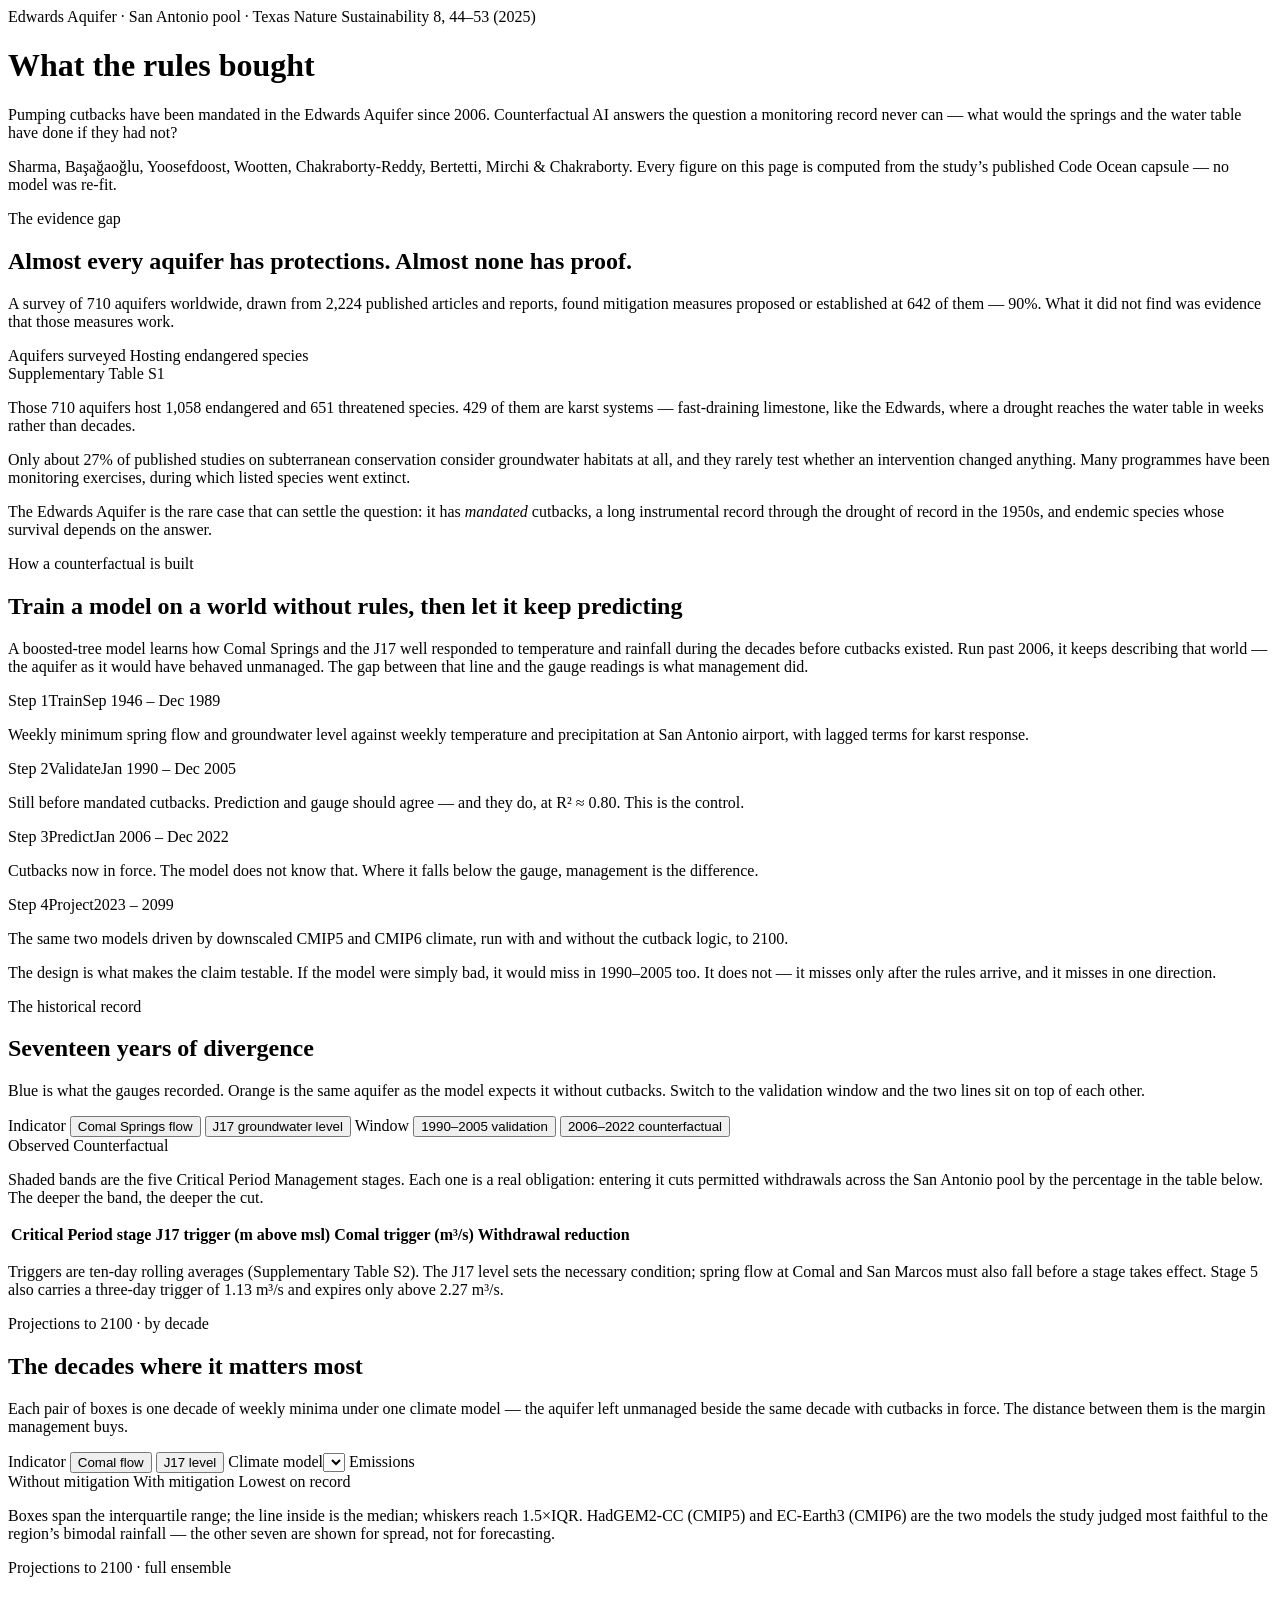
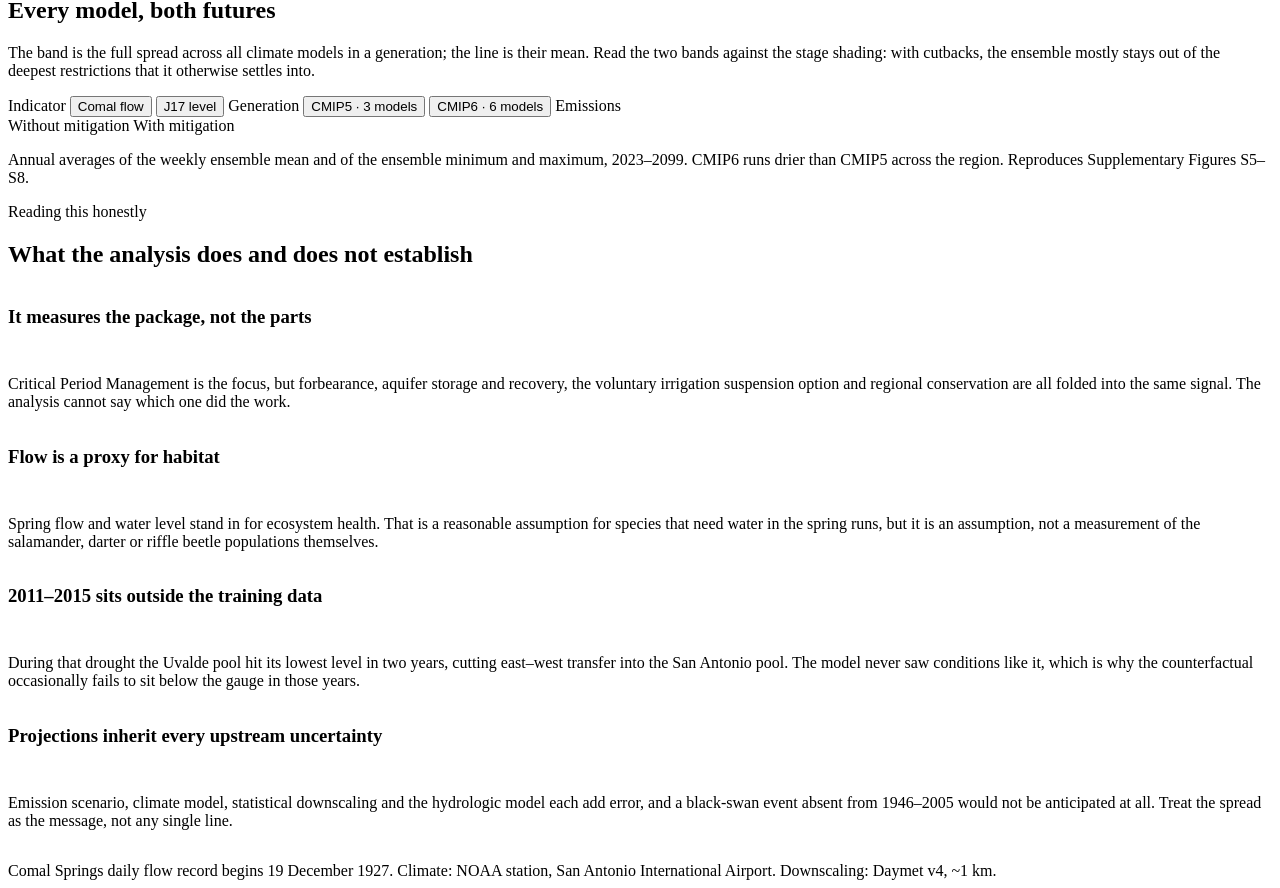
<file: dashboard_template.html>
<!doctype html>
<html lang="en">
<head>
<meta charset="utf-8">
<meta name="viewport" content="width=device-width, initial-scale=1">
<title>Edwards Aquifer Counterfactual</title>
<link rel="preconnect" href="https://fonts.gstatic.com" crossorigin>
<link rel="stylesheet" href="https://fonts.googleapis.com/css2?family=Spectral:ital,wght@0,400;0,600;0,700;1,400&family=IBM+Plex+Sans:wght@400;500;600&family=IBM+Plex+Mono:wght@400;500&display=swap">
<style>
__CSS__</style>
</head>
<body>

<header class="mast">
  <div class="wrap">
    <div class="mast-top">
      <span class="eyebrow">Edwards Aquifer &middot; San Antonio pool &middot; Texas</span>
      <span class="eyebrow">Nature Sustainability 8, 44&ndash;53 (2025)</span>
    </div>
    <h1>What the rules bought</h1>
    <p class="hero-q">Pumping cutbacks have been mandated in the Edwards Aquifer since 2006. Counterfactual AI answers the question a monitoring record never can &mdash; what would the springs and the water table have done if they had not?</p>
    <div class="keyrow" id="keyrow"></div>
    <p class="byline">Sharma, Ba&#351;a&#287;ao&#287;lu, Yoosefdoost, Wootten, Chakraborty-Reddy, Bertetti, Mirchi &amp; Chakraborty. Every figure on this page is computed from the study&rsquo;s published Code&nbsp;Ocean capsule &mdash; no model was re-fit.</p>
  </div>
</header>

<section id="gap">
  <div class="wrap">
    <div class="sec-head">
      <span class="eyebrow">The evidence gap</span>
      <h2>Almost every aquifer has protections. Almost none has proof.</h2>
      <p class="lede">A survey of 710 aquifers worldwide, drawn from 2,224 published articles and reports, found mitigation measures proposed or established at 642 of them &mdash; 90%. What it did not find was evidence that those measures work.</p>
    </div>
    <div class="panel">
      <div class="panel-bar">
        <div class="legend">
          <span class="lg"><i class="sw box" style="background:var(--factual)"></i>Aquifers surveyed</span>
          <span class="lg"><i class="sw box" style="background:var(--counter)"></i>Hosting endangered species</span>
        </div>
        <span class="eyebrow">Supplementary Table S1</span>
      </div>
      <div class="plot"><div id="regions"></div></div>
    </div>
    <div class="cols">
      <p>Those 710 aquifers host 1,058 endangered and 651 threatened species. 429 of them are karst systems &mdash; fast-draining limestone, like the Edwards, where a drought reaches the water table in weeks rather than decades.</p>
      <p>Only about 27% of published studies on subterranean conservation consider groundwater habitats at all, and they rarely test whether an intervention changed anything. Many programmes have been monitoring exercises, during which listed species went extinct.</p>
      <p>The Edwards Aquifer is the rare case that can settle the question: it has <em>mandated</em> cutbacks, a long instrumental record through the drought of record in the 1950s, and endemic species whose survival depends on the answer.</p>
    </div>
  </div>
</section>

<section id="method">
  <div class="wrap">
    <div class="sec-head">
      <span class="eyebrow">How a counterfactual is built</span>
      <h2>Train a model on a world without rules, then let it keep predicting</h2>
      <p class="lede">A boosted-tree model learns how Comal Springs and the J17 well responded to temperature and rainfall during the decades before cutbacks existed. Run past 2006, it keeps describing that world &mdash; the aquifer as it would have behaved unmanaged. The gap between that line and the gauge readings is what management did.</p>
    </div>
    <div class="phases">
      <div class="phase"><span class="n">Step 1</span><span class="t">Train</span><span class="y">Sep 1946 &ndash; Dec 1989</span><p>Weekly minimum spring flow and groundwater level against weekly temperature and precipitation at San Antonio airport, with lagged terms for karst response.</p></div>
      <div class="phase"><span class="n">Step 2</span><span class="t">Validate</span><span class="y">Jan 1990 &ndash; Dec 2005</span><p>Still before mandated cutbacks. Prediction and gauge should agree &mdash; and they do, at R&sup2; &asymp; 0.80. This is the control.</p></div>
      <div class="phase"><span class="n">Step 3</span><span class="t">Predict</span><span class="y">Jan 2006 &ndash; Dec 2022</span><p>Cutbacks now in force. The model does not know that. Where it falls below the gauge, management is the difference.</p></div>
      <div class="phase"><span class="n">Step 4</span><span class="t">Project</span><span class="y">2023 &ndash; 2099</span><p>The same two models driven by downscaled CMIP5 and CMIP6 climate, run with and without the cutback logic, to 2100.</p></div>
    </div>
    <p class="note">The design is what makes the claim testable. If the model were simply bad, it would miss in 1990&ndash;2005 too. It does not &mdash; it misses only after the rules arrive, and it misses in one direction.</p>
  </div>
</section>

<section id="record">
  <div class="wrap">
    <div class="sec-head">
      <span class="eyebrow">The historical record</span>
      <h2>Seventeen years of divergence</h2>
      <p class="lede">Blue is what the gauges recorded. Orange is the same aquifer as the model expects it without cutbacks. Switch to the validation window and the two lines sit on top of each other.</p>
    </div>
    <div class="panel">
      <div class="panel-bar">
        <div class="ctrls">
          <label class="ctrl"><span>Indicator</span>
            <span class="seg" id="hist-site">
              <button type="button" data-v="comal" aria-pressed="true">Comal Springs flow</button>
              <button type="button" data-v="j17" aria-pressed="false">J17 groundwater level</button>
            </span>
          </label>
          <label class="ctrl"><span>Window</span>
            <span class="seg" id="hist-period">
              <button type="button" data-v="validation" aria-pressed="false">1990&ndash;2005 validation</button>
              <button type="button" data-v="counterfactual" aria-pressed="true">2006&ndash;2022 counterfactual</button>
            </span>
          </label>
        </div>
        <div class="legend">
          <span class="lg"><i class="sw" style="background:var(--factual)"></i>Observed</span>
          <span class="lg"><i class="sw" style="background:var(--counter)"></i>Counterfactual</span>
        </div>
      </div>
      <div class="plot"><div id="hist"></div></div>
      <div class="readout" id="hist-readout"></div>
    </div>
    <p class="finding" id="hist-finding"></p>
    <p class="note">Shaded bands are the five Critical Period Management stages. Each one is a real obligation: entering it cuts permitted withdrawals across the San Antonio pool by the percentage in the table below. The deeper the band, the deeper the cut.</p>
    <div class="panel scroll-x">
      <table class="ladder">
        <thead><tr>
          <th>Critical Period stage</th><th>J17 trigger (m above msl)</th><th>Comal trigger (m&sup3;/s)</th><th>Withdrawal reduction</th>
        </tr></thead>
        <tbody id="ladder"></tbody>
      </table>
    </div>
    <p class="note">Triggers are ten-day rolling averages (Supplementary Table S2). The J17 level sets the necessary condition; spring flow at Comal and San Marcos must also fall before a stage takes effect. Stage&nbsp;5 also carries a three-day trigger of 1.13&nbsp;m&sup3;/s and expires only above 2.27&nbsp;m&sup3;/s.</p>
  </div>
</section>

<section id="decades">
  <div class="wrap">
    <div class="sec-head">
      <span class="eyebrow">Projections to 2100 &middot; by decade</span>
      <h2>The decades where it matters most</h2>
      <p class="lede">Each pair of boxes is one decade of weekly minima under one climate model &mdash; the aquifer left unmanaged beside the same decade with cutbacks in force. The distance between them is the margin management buys.</p>
    </div>
    <div class="panel">
      <div class="panel-bar">
        <div class="ctrls">
          <label class="ctrl"><span>Indicator</span>
            <span class="seg" id="dec-site">
              <button type="button" data-v="comal" aria-pressed="true">Comal flow</button>
              <button type="button" data-v="j17" aria-pressed="false">J17 level</button>
            </span>
          </label>
          <label class="ctrl"><span>Climate model</span><select id="dec-gcm"></select></label>
          <label class="ctrl"><span>Emissions</span><span class="seg" id="dec-scen"></span></label>
        </div>
        <div class="legend">
          <span class="lg"><i class="sw box" style="background:var(--counter)"></i>Without mitigation</span>
          <span class="lg"><i class="sw box" style="background:var(--factual)"></i>With mitigation</span>
          <span class="lg"><i class="sw dash"></i>Lowest on record</span>
        </div>
      </div>
      <div class="plot"><div id="dec"></div></div>
      <div class="readout" id="dec-readout"></div>
    </div>
    <p class="note">Boxes span the interquartile range; the line inside is the median; whiskers reach 1.5&times;IQR. HadGEM2-CC (CMIP5) and EC-Earth3 (CMIP6) are the two models the study judged most faithful to the region&rsquo;s bimodal rainfall &mdash; the other seven are shown for spread, not for forecasting.</p>
  </div>
</section>

<section id="envelope">
  <div class="wrap">
    <div class="sec-head">
      <span class="eyebrow">Projections to 2100 &middot; full ensemble</span>
      <h2>Every model, both futures</h2>
      <p class="lede">The band is the full spread across all climate models in a generation; the line is their mean. Read the two bands against the stage shading: with cutbacks, the ensemble mostly stays out of the deepest restrictions that it otherwise settles into.</p>
    </div>
    <div class="panel">
      <div class="panel-bar">
        <div class="ctrls">
          <label class="ctrl"><span>Indicator</span>
            <span class="seg" id="env-site">
              <button type="button" data-v="comal" aria-pressed="true">Comal flow</button>
              <button type="button" data-v="j17" aria-pressed="false">J17 level</button>
            </span>
          </label>
          <label class="ctrl"><span>Generation</span>
            <span class="seg" id="env-gen">
              <button type="button" data-v="CMIP5" aria-pressed="true">CMIP5 &middot; 3 models</button>
              <button type="button" data-v="CMIP6" aria-pressed="false">CMIP6 &middot; 6 models</button>
            </span>
          </label>
          <label class="ctrl"><span>Emissions</span><span class="seg" id="env-scen"></span></label>
        </div>
        <div class="legend">
          <span class="lg"><i class="sw" style="background:var(--counter)"></i>Without mitigation</span>
          <span class="lg"><i class="sw" style="background:var(--factual)"></i>With mitigation</span>
        </div>
      </div>
      <div class="plot"><div id="env"></div></div>
      <div class="readout" id="env-readout"></div>
    </div>
    <p class="note">Annual averages of the weekly ensemble mean and of the ensemble minimum and maximum, 2023&ndash;2099. CMIP6 runs drier than CMIP5 across the region. Reproduces Supplementary Figures S5&ndash;S8.</p>
  </div>
</section>

<section id="caveats">
  <div class="wrap">
    <div class="sec-head">
      <span class="eyebrow">Reading this honestly</span>
      <h2>What the analysis does and does not establish</h2>
    </div>
    <div class="cols">
      <div style="display:flex;flex-direction:column;gap:12px">
        <h3>It measures the package, not the parts</h3>
        <p>Critical Period Management is the focus, but forbearance, aquifer storage and recovery, the voluntary irrigation suspension option and regional conservation are all folded into the same signal. The analysis cannot say which one did the work.</p>
      </div>
      <div style="display:flex;flex-direction:column;gap:12px">
        <h3>Flow is a proxy for habitat</h3>
        <p>Spring flow and water level stand in for ecosystem health. That is a reasonable assumption for species that need water in the spring runs, but it is an assumption, not a measurement of the salamander, darter or riffle beetle populations themselves.</p>
      </div>
      <div style="display:flex;flex-direction:column;gap:12px">
        <h3>2011&ndash;2015 sits outside the training data</h3>
        <p>During that drought the Uvalde pool hit its lowest level in two years, cutting east&ndash;west transfer into the San Antonio pool. The model never saw conditions like it, which is why the counterfactual occasionally fails to sit below the gauge in those years.</p>
      </div>
      <div style="display:flex;flex-direction:column;gap:12px">
        <h3>Projections inherit every upstream uncertainty</h3>
        <p>Emission scenario, climate model, statistical downscaling and the hydrologic model each add error, and a black-swan event absent from 1946&ndash;2005 would not be anticipated at all. Treat the spread as the message, not any single line.</p>
      </div>
    </div>
  </div>
</section>

<footer>
  <div class="wrap">
    <p class="cite" id="cite"></p>
    <div class="meta-row">
      <span>Comal Springs daily flow record begins 19 December 1927.</span>
      <span>Climate: NOAA station, San Antonio International Airport.</span>
      <span>Downscaling: Daymet v4, ~1&nbsp;km.</span>
    </div>
  </div>
</footer>

<script id="payload" type="application/json">__DATA__</script>
<script>
__JS__</script>
</body>
</html>
</file>
